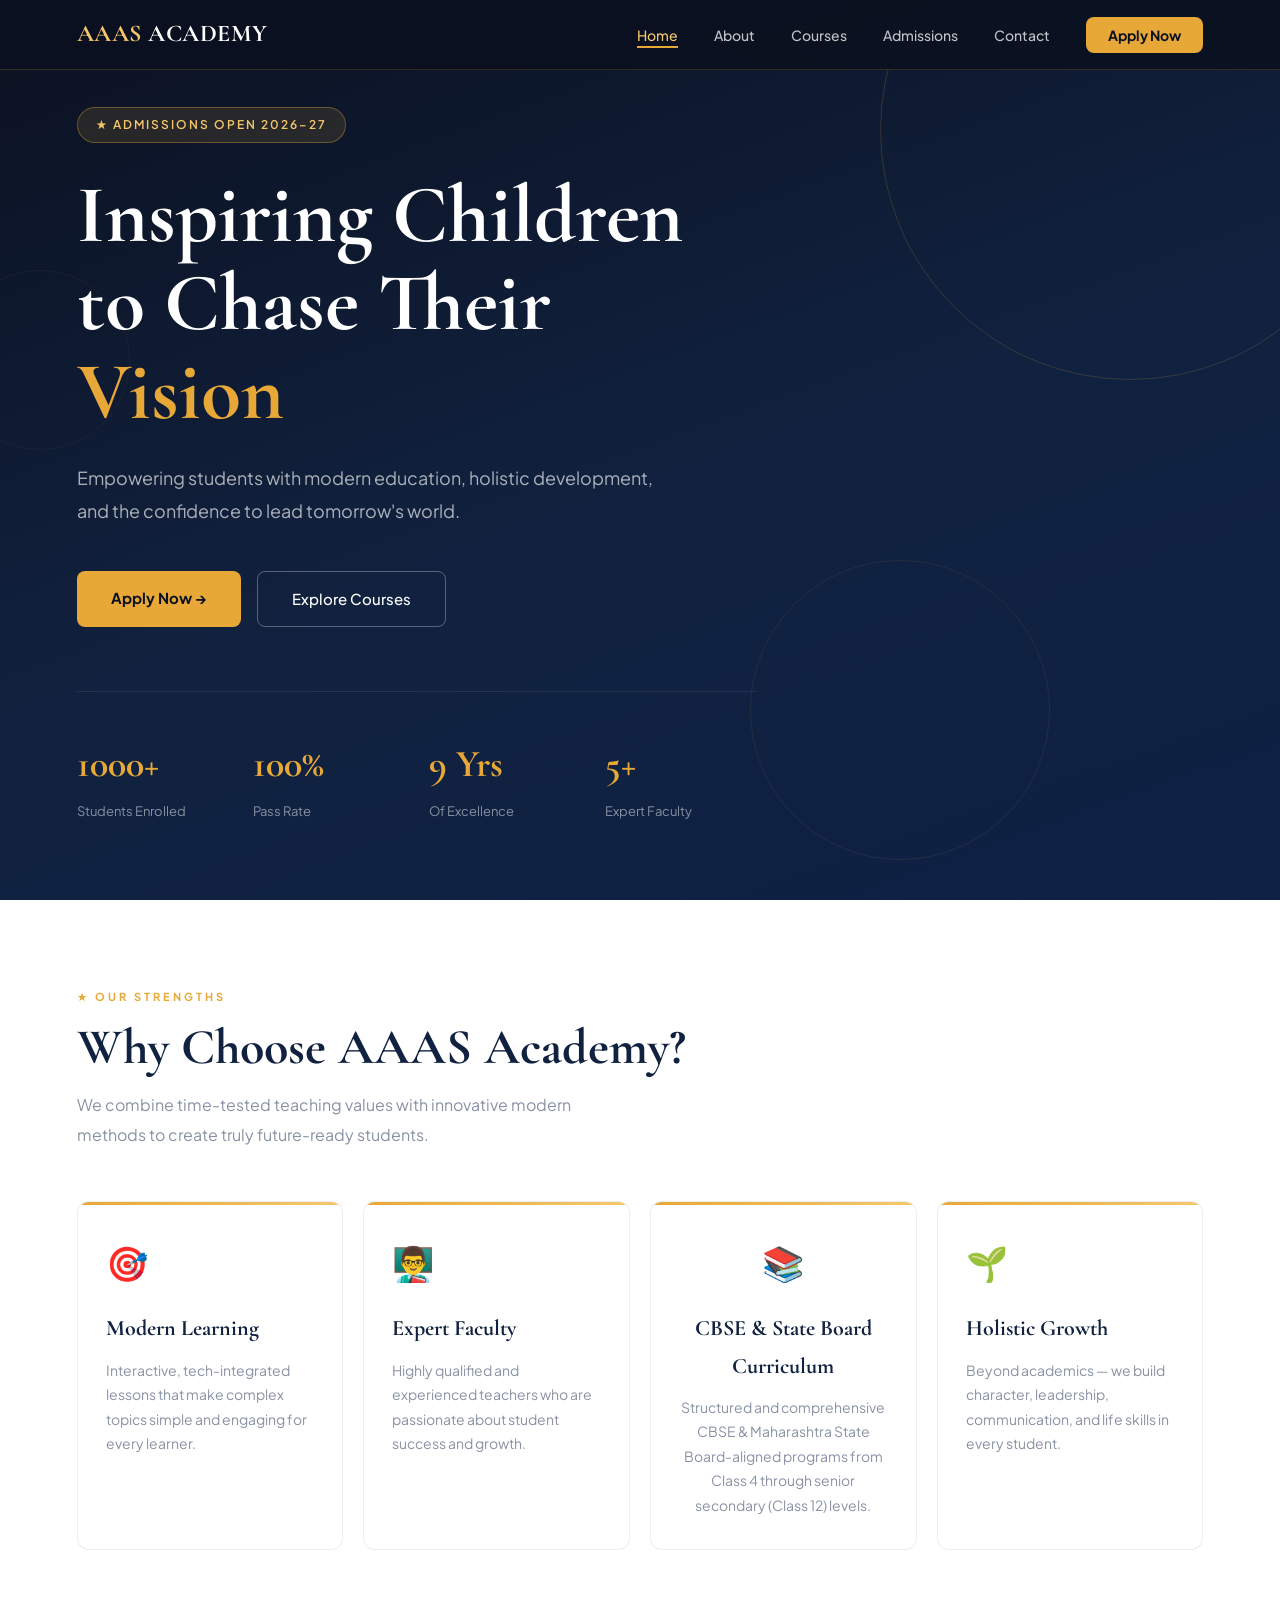
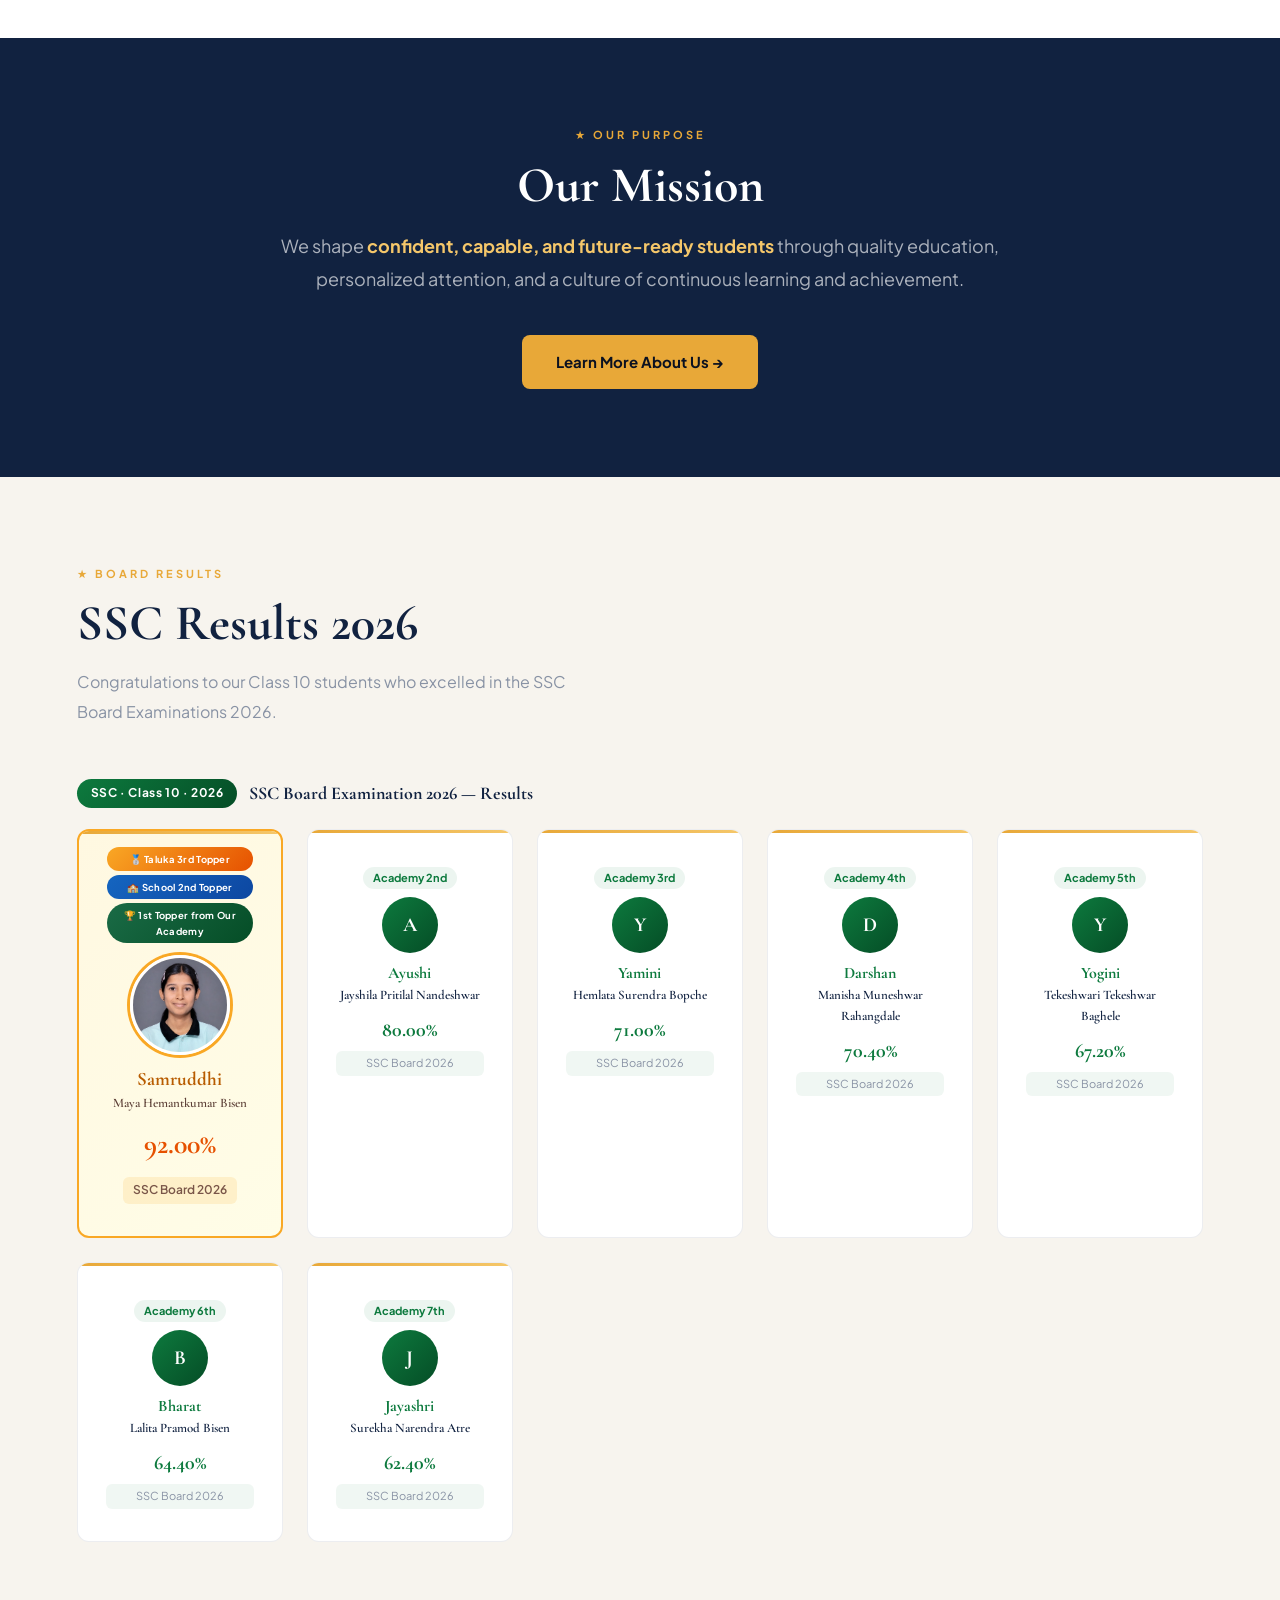
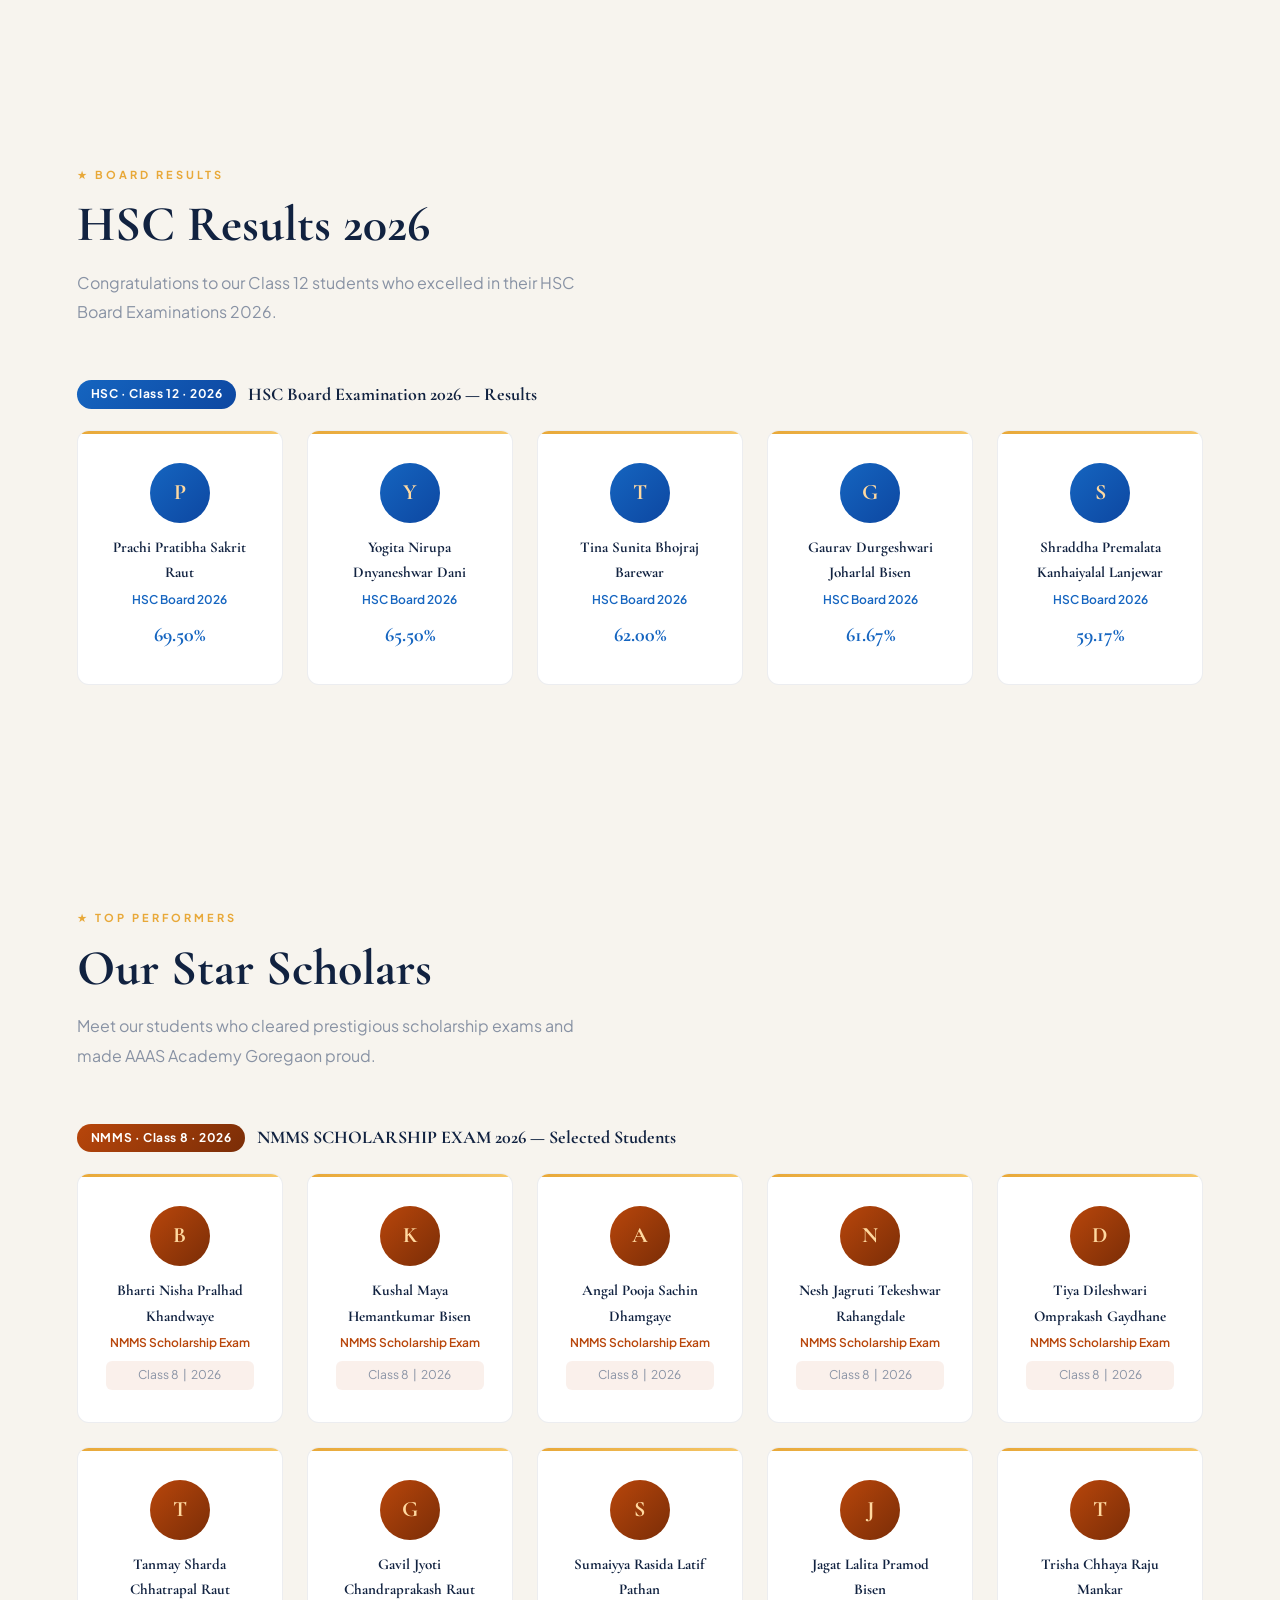
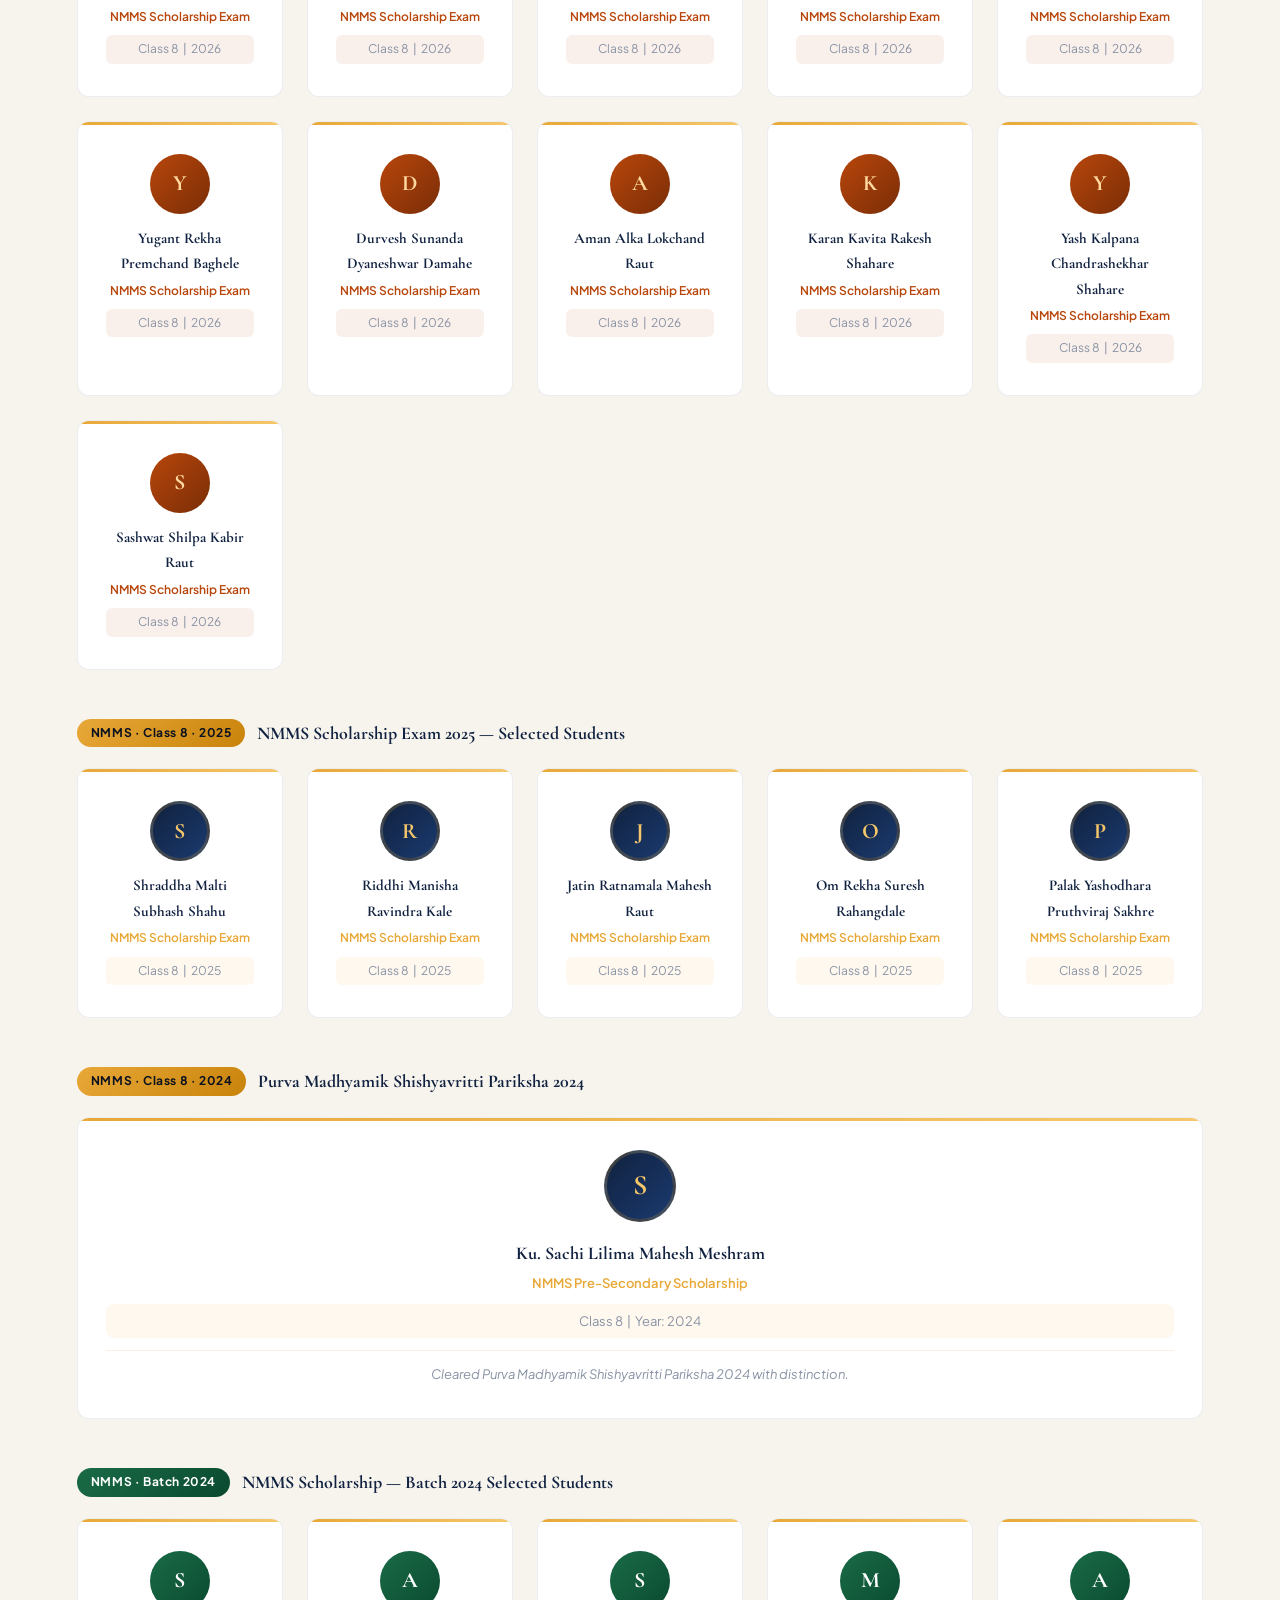
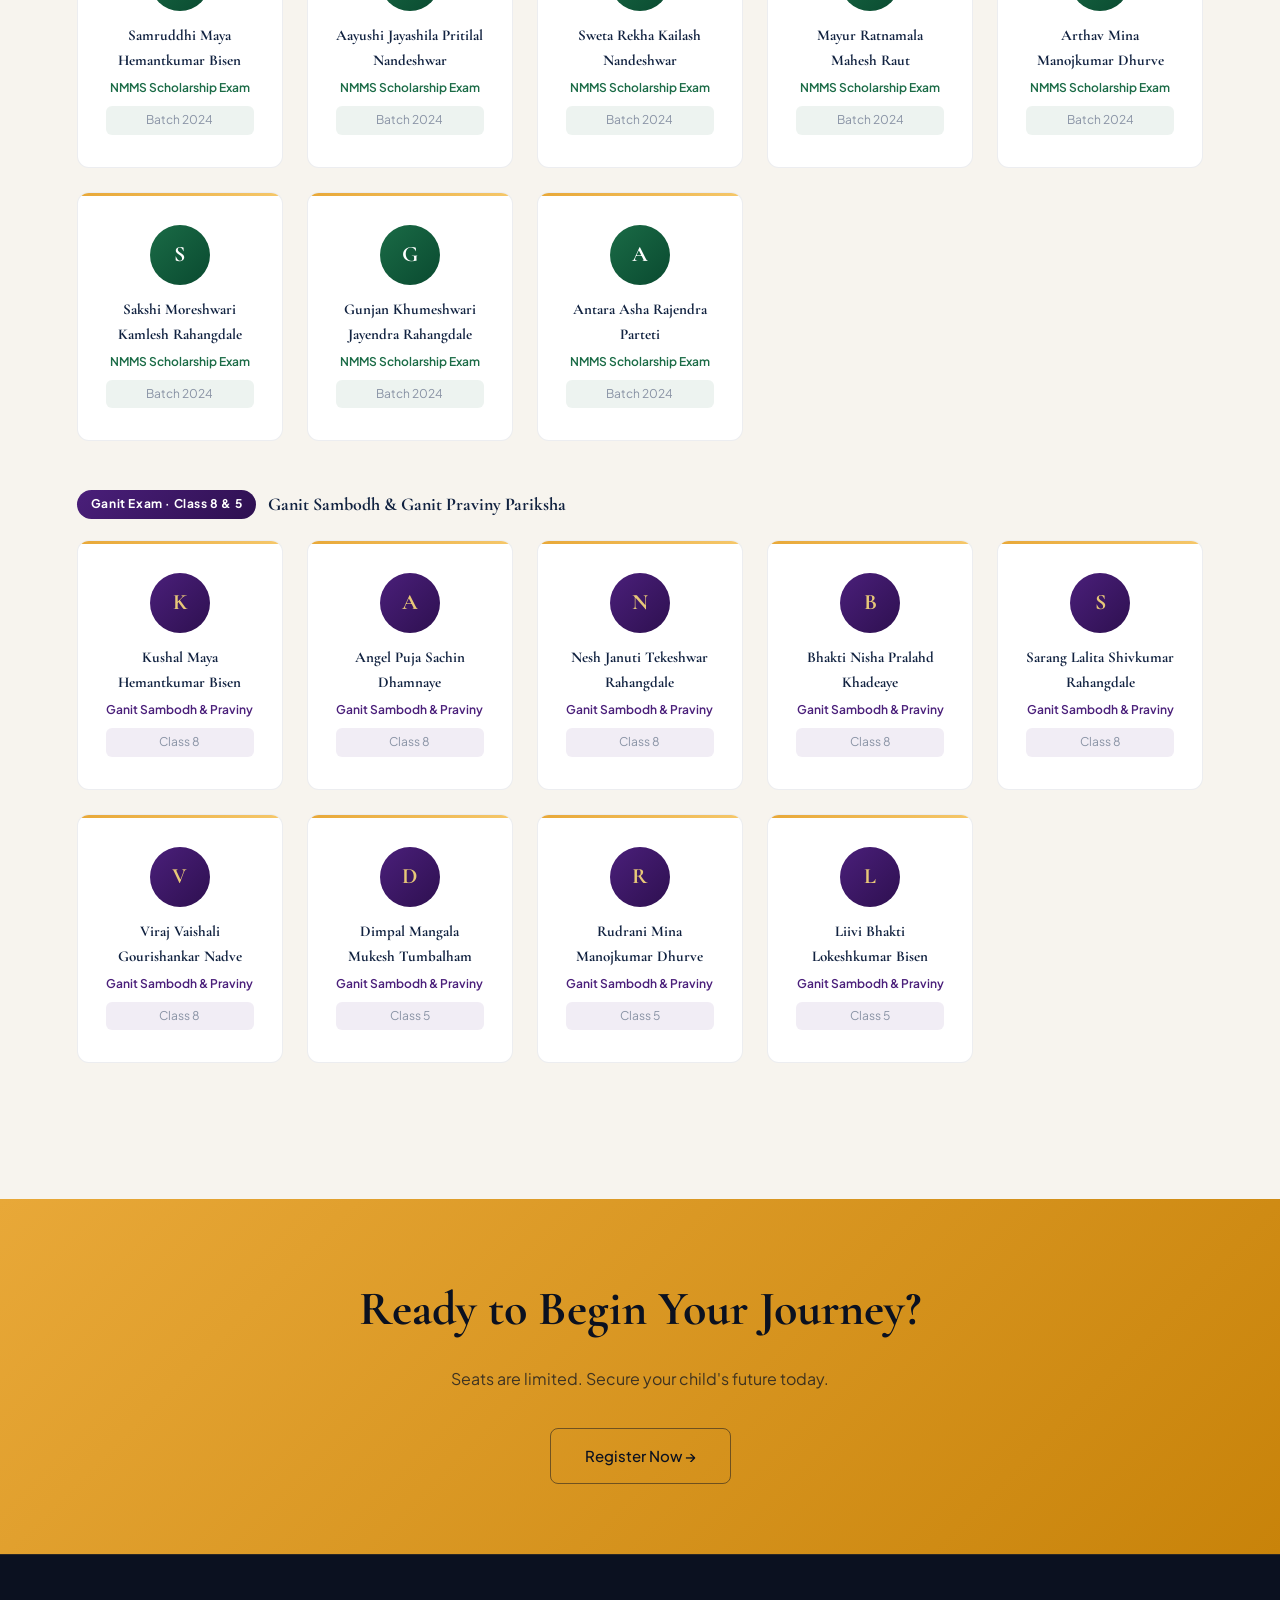
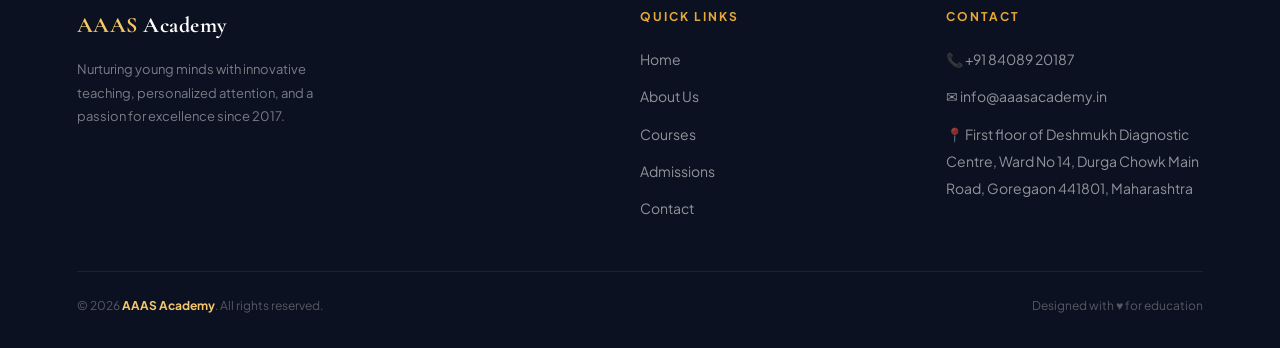
<file: index.html>
<!DOCTYPE html>
<html lang="en">
<head>
<meta charset="UTF-8">
<meta name="viewport" content="width=device-width, initial-scale=1.0">
<title>AAAS Academy | Inspire Future Leaders</title>
<link rel="stylesheet" href="style.css">
</head>
<body>

<!-- NAVBAR -->
<nav class="navbar">
  <a href="index.html" class="logo">AAAS <span>ACADEMY</span></a>
  <ul class="nav-links">
    <li><a href="index.html" class="active">Home</a></li>
    <li><a href="about.html">About</a></li>
    <li><a href="courses.html">Courses</a></li>
    <li><a href="admissions.html">Admissions</a></li>
    <li><a href="contact.html">Contact</a></li>
    <li><a href="admissions.html" class="nav-btn">Apply Now</a></li>
  </ul>
  <button class="hamburger" id="hamburger" aria-label="Toggle menu">
    <span></span><span></span><span></span>
  </button>
</nav>

<!-- MOBILE NAV DRAWER -->
<div class="mobile-nav" id="mobileNav">
  <a href="index.html" class="active">Home</a>
  <a href="about.html">About</a>
  <a href="courses.html">Courses</a>
  <a href="admissions.html">Admissions</a>
  <a href="contact.html">Contact</a>
  <a href="admissions.html" class="nav-btn">Apply Now</a>
</div>

<!-- HERO -->
<section class="hero">
  <div class="hero-deco d1"></div>
  <div class="hero-deco d2"></div>
  <div class="hero-deco d3"></div>
  <div class="hero-inner">
    <div class="hero-badge">★ Admissions Open 2026–27</div>
    <h1>Inspiring Children<br>to Chase Their <em>Vision</em></h1>
    <p>Empowering students with modern education, holistic development,<br>and the confidence to lead tomorrow's world.</p>
    <div class="hero-btns">
      <a href="admissions.html" class="btn-gold">Apply Now →</a>
      <a href="courses.html" class="btn-ghost">Explore Courses</a>
    </div>
    <div class="hero-stats">
      <div><span class="stat-n">1000+</span><span class="stat-l">Students Enrolled</span></div>
      <div><span class="stat-n">100%</span><span class="stat-l">Pass Rate</span></div>
      <div><span class="stat-n">9 Yrs</span><span class="stat-l">Of Excellence</span></div>
      <div><span class="stat-n">5+</span><span class="stat-l">Expert Faculty</span></div>
    </div>
  </div>
</section>

<!-- WHY CHOOSE US -->
<section style="background: var(--white);">
  <div class="sec-tag">★ Our Strengths</div>
  <h2 class="sec-title">Why Choose AAAS Academy?</h2>
  <p class="sec-sub">We combine time-tested teaching values with innovative modern methods to create truly future-ready students.</p>
  <div class="grid-4">
    <div class="card">
      <span class="card-icon">🎯</span>
      <h3>Modern Learning</h3>
      <p>Interactive, tech-integrated lessons that make complex topics simple and engaging for every learner.</p>
    </div>
    <div class="card">
      <span class="card-icon">👨‍🏫</span>
      <h3>Expert Faculty</h3>
      <p>Highly qualified and experienced teachers who are passionate about student success and growth.</p>
    </div>
    <div class="card" style="text-align:center;">
      <span class="card-icon">📚</span>
      <h3>CBSE & State Board Curriculum</h3>
      <p>Structured and comprehensive CBSE & Maharashtra State Board-aligned programs from Class 4 through senior secondary (Class 12) levels.</p>
    </div>
    <div class="card">
      <span class="card-icon">🌱</span>
      <h3>Holistic Growth</h3>
      <p>Beyond academics — we build character, leadership, communication, and life skills in every student.</p>
    </div>
  </div>
</section>

<!-- MISSION -->
<section style="background: var(--navy);" class="on-dark">
  <div style="max-width: 800px; margin: 0 auto; text-align: center;">
    <div class="sec-tag">★ Our Purpose</div>
    <h2 class="sec-title">Our Mission</h2>
    <p style="font-size: 18px; color: rgba(255,255,255,0.65); line-height: 1.85; margin-bottom: 40px;">
      We shape <strong style="color: var(--accent2);">confident, capable, and future-ready students</strong> through quality education, personalized attention, and a culture of continuous learning and achievement.
    </p>
    <a href="about.html" class="btn-gold">Learn More About Us →</a>
  </div>
</section>

<!-- SSC 2026 RESULTS -->
<section>
  <div class="sec-tag">★ Board Results</div>
  <h2 class="sec-title">SSC Results 2026</h2>
  <p class="sec-sub">Congratulations to our Class 10 students who excelled in the SSC Board Examinations 2026.</p>

  <div style="margin-bottom: 48px;">
    <div style="display:flex;align-items:center;gap:12px;margin-bottom:20px;flex-wrap:wrap;">
      <span style="background:linear-gradient(135deg,#0d7a3e,#054d26);color:#fff;font-size:12px;font-weight:700;padding:4px 14px;border-radius:20px;letter-spacing:0.05em;">SSC · Class 10 · 2026</span>
      <span style="font-family:var(--head);font-size:18px;font-weight:700;color:var(--navy);">SSC Board Examination 2026 — Results</span>
    </div>
    <div class="grid-3" style="grid-template-columns:repeat(auto-fill,minmax(190px,1fr));">
<!-- Academy 1st / Taluka 2nd Topper / School 2nd Topper -->
  <div class="card" style="text-align:center;border:2px solid #f9a825;background:linear-gradient(135deg,#fff8e1,#fffde7);padding-top:16px;">
      <div style="display:block;text-align:center;background:linear-gradient(135deg,#f9a825,#e65100);color:#fff;font-size:9.5px;font-weight:700;padding:4px 8px;border-radius:20px;letter-spacing:0.03em;margin-bottom:4px;">🥈 Taluka 3rd Topper</div>
      <div style="display:block;text-align:center;background:linear-gradient(135deg,#1565c0,#0d47a1);color:#fff;font-size:9.5px;font-weight:700;padding:4px 8px;border-radius:20px;letter-spacing:0.03em;margin-bottom:4px;">🏫 School 2nd Topper</div>
      <div style="display:block;text-align:center;background:linear-gradient(135deg,#1a6b46,#054d26);color:#fff;font-size:9.5px;font-weight:700;padding:4px 8px;border-radius:20px;letter-spacing:0.03em;margin-bottom:12px;">🏆 1st Topper from Our Academy</div>
      <img src="images/students/samruddhi.jpg" alt="Samruddhi" style="width:100px;height:100px;border-radius:50%;object-fit:cover;object-position:center top;margin:0 auto 12px;display:block;border:3px solid #fff;box-shadow:0 0 0 3px #f9a825;">
       <div style="font-family:var(--head);line-height:1.3;">
     <span style="font-size:19px;font-weight:900;color:#b85c00;display:block;">Samruddhi</span>
     <span style="font-size:13px;font-weight:600;color:#5d4037;">Maya Hemantkumar Bisen</span>
      </div>
      <div style="font-size:28px;font-weight:800;color:#e65100;font-family:var(--head);margin:8px 0 6px;">92.00%</div>
     <div style="font-size:12px;color:#795548;font-weight:600;background:rgba(249,168,37,0.15);padding:3px 10px;border-radius:6px;display:inline-block;">SSC Board 2026</div>
    </div>
      <!-- Academy 2nd -->
      <div class="card" style="text-align:center;">
        <div style="font-size:11px;font-weight:700;color:#0d7a3e;background:rgba(13,122,62,0.08);padding:2px 10px;border-radius:12px;display:inline-block;margin-bottom:8px;">Academy 2nd</div>
        <div style="width:56px;height:56px;border-radius:50%;background:linear-gradient(135deg,#0d7a3e,#054d26);display:flex;align-items:center;justify-content:center;font-family:var(--head);font-size:20px;color:#fff;font-weight:700;margin:0 auto 10px;">A</div>
        <div style="font-family:var(--head);line-height:1.3;">
          <span style="font-size:16px;font-weight:800;color:#0d7a3e;display:block;">Ayushi</span>
          <span style="font-size:13px;font-weight:600;color:var(--navy);">Jayshila Pritilal Nandeshwar</span>
        </div>
        <div style="font-size:20px;font-weight:800;color:#0d7a3e;font-family:var(--head);margin:8px 0 4px;">80.00%</div>
        <div style="font-size:11px;color:var(--gray);background:rgba(13,122,62,0.06);padding:3px 8px;border-radius:6px;">SSC Board 2026</div>
      </div>

      <!-- Academy 3rd -->
      <div class="card" style="text-align:center;">
        <div style="font-size:11px;font-weight:700;color:#0d7a3e;background:rgba(13,122,62,0.08);padding:2px 10px;border-radius:12px;display:inline-block;margin-bottom:8px;">Academy 3rd</div>
        <div style="width:56px;height:56px;border-radius:50%;background:linear-gradient(135deg,#0d7a3e,#054d26);display:flex;align-items:center;justify-content:center;font-family:var(--head);font-size:20px;color:#fff;font-weight:700;margin:0 auto 10px;">Y</div>
        <div style="font-family:var(--head);line-height:1.3;">
          <span style="font-size:16px;font-weight:800;color:#0d7a3e;display:block;">Yamini</span>
          <span style="font-size:13px;font-weight:600;color:var(--navy);">Hemlata Surendra Bopche</span>
        </div>
        <div style="font-size:20px;font-weight:800;color:#0d7a3e;font-family:var(--head);margin:8px 0 4px;">71.00%</div>
        <div style="font-size:11px;color:var(--gray);background:rgba(13,122,62,0.06);padding:3px 8px;border-radius:6px;">SSC Board 2026</div>
      </div>

      <!-- Academy 4th -->
      <div class="card" style="text-align:center;">
        <div style="font-size:11px;font-weight:700;color:#0d7a3e;background:rgba(13,122,62,0.08);padding:2px 10px;border-radius:12px;display:inline-block;margin-bottom:8px;">Academy 4th</div>
        <div style="width:56px;height:56px;border-radius:50%;background:linear-gradient(135deg,#0d7a3e,#054d26);display:flex;align-items:center;justify-content:center;font-family:var(--head);font-size:20px;color:#fff;font-weight:700;margin:0 auto 10px;">D</div>
        <div style="font-family:var(--head);line-height:1.3;">
          <span style="font-size:16px;font-weight:800;color:#0d7a3e;display:block;">Darshan</span>
          <span style="font-size:13px;font-weight:600;color:var(--navy);">Manisha Muneshwar Rahangdale</span>
        </div>
        <div style="font-size:20px;font-weight:800;color:#0d7a3e;font-family:var(--head);margin:8px 0 4px;">70.40%</div>
        <div style="font-size:11px;color:var(--gray);background:rgba(13,122,62,0.06);padding:3px 8px;border-radius:6px;">SSC Board 2026</div>
      </div>

      <!-- Academy 5th -->
      <div class="card" style="text-align:center;">
        <div style="font-size:11px;font-weight:700;color:#0d7a3e;background:rgba(13,122,62,0.08);padding:2px 10px;border-radius:12px;display:inline-block;margin-bottom:8px;">Academy 5th</div>
        <div style="width:56px;height:56px;border-radius:50%;background:linear-gradient(135deg,#0d7a3e,#054d26);display:flex;align-items:center;justify-content:center;font-family:var(--head);font-size:20px;color:#fff;font-weight:700;margin:0 auto 10px;">Y</div>
        <div style="font-family:var(--head);line-height:1.3;">
          <span style="font-size:16px;font-weight:800;color:#0d7a3e;display:block;">Yogini</span>
          <span style="font-size:13px;font-weight:600;color:var(--navy);">Tekeshwari Tekeshwar Baghele</span>
        </div>
        <div style="font-size:20px;font-weight:800;color:#0d7a3e;font-family:var(--head);margin:8px 0 4px;">67.20%</div>
        <div style="font-size:11px;color:var(--gray);background:rgba(13,122,62,0.06);padding:3px 8px;border-radius:6px;">SSC Board 2026</div>
      </div>

      <!-- Academy 6th -->
      <div class="card" style="text-align:center;">
        <div style="font-size:11px;font-weight:700;color:#0d7a3e;background:rgba(13,122,62,0.08);padding:2px 10px;border-radius:12px;display:inline-block;margin-bottom:8px;">Academy 6th</div>
        <div style="width:56px;height:56px;border-radius:50%;background:linear-gradient(135deg,#0d7a3e,#054d26);display:flex;align-items:center;justify-content:center;font-family:var(--head);font-size:20px;color:#fff;font-weight:700;margin:0 auto 10px;">B</div>
        <div style="font-family:var(--head);line-height:1.3;">
          <span style="font-size:16px;font-weight:800;color:#0d7a3e;display:block;">Bharat</span>
          <span style="font-size:13px;font-weight:600;color:var(--navy);">Lalita Pramod Bisen</span>
        </div>
        <div style="font-size:20px;font-weight:800;color:#0d7a3e;font-family:var(--head);margin:8px 0 4px;">64.40%</div>
        <div style="font-size:11px;color:var(--gray);background:rgba(13,122,62,0.06);padding:3px 8px;border-radius:6px;">SSC Board 2026</div>
      </div>

      <!-- Academy 7th -->
      <div class="card" style="text-align:center;">
        <div style="font-size:11px;font-weight:700;color:#0d7a3e;background:rgba(13,122,62,0.08);padding:2px 10px;border-radius:12px;display:inline-block;margin-bottom:8px;">Academy 7th</div>
        <div style="width:56px;height:56px;border-radius:50%;background:linear-gradient(135deg,#0d7a3e,#054d26);display:flex;align-items:center;justify-content:center;font-family:var(--head);font-size:20px;color:#fff;font-weight:700;margin:0 auto 10px;">J</div>
        <div style="font-family:var(--head);line-height:1.3;">
          <span style="font-size:16px;font-weight:800;color:#0d7a3e;display:block;">Jayashri</span>
          <span style="font-size:13px;font-weight:600;color:var(--navy);">Surekha Narendra Atre</span>
        </div>
        <div style="font-size:20px;font-weight:800;color:#0d7a3e;font-family:var(--head);margin:8px 0 4px;">62.40%</div>
        <div style="font-size:11px;color:var(--gray);background:rgba(13,122,62,0.06);padding:3px 8px;border-radius:6px;">SSC Board 2026</div>
      </div>

    </div>
  </div>
</section>

<!-- HSC 2026 RESULTS -->
<section>
  <div class="sec-tag">★ Board Results</div>
  <h2 class="sec-title">HSC Results 2026</h2>
  <p class="sec-sub">Congratulations to our Class 12 students who excelled in their HSC Board Examinations 2026.</p>

  <div style="margin-bottom: 48px;">
    <div style="display:flex;align-items:center;gap:12px;margin-bottom:20px;flex-wrap:wrap;">
      <span style="background:linear-gradient(135deg,#1565c0,#0d47a1);color:#fff;font-size:12px;font-weight:700;padding:4px 14px;border-radius:20px;letter-spacing:0.05em;">HSC · Class 12 · 2026</span>
      <span style="font-family:var(--head);font-size:18px;font-weight:700;color:var(--navy);">HSC Board Examination 2026 — Results</span>
    </div>
    <div class="grid-3" style="grid-template-columns:repeat(auto-fill,minmax(200px,1fr));">

      <div class="card" style="text-align:center;">
        <div style="width:60px;height:60px;border-radius:50%;background:linear-gradient(135deg,#1565c0,#0d47a1);display:flex;align-items:center;justify-content:center;font-family:var(--head);font-size:22px;color:#ffd9a0;font-weight:700;margin:0 auto 12px;">P</div>
        <div style="font-family:var(--head);font-size:15px;font-weight:700;color:var(--navy);">Prachi Pratibha Sakrit Raut</div>
        <div style="font-size:12px;color:#1565c0;font-weight:600;margin:4px 0 8px;">HSC Board 2026</div>
        <div style="font-size:20px;font-weight:800;color:#1565c0;font-family:var(--head);">69.50%</div>
      </div>

      <div class="card" style="text-align:center;">
        <div style="width:60px;height:60px;border-radius:50%;background:linear-gradient(135deg,#1565c0,#0d47a1);display:flex;align-items:center;justify-content:center;font-family:var(--head);font-size:22px;color:#ffd9a0;font-weight:700;margin:0 auto 12px;">Y</div>
        <div style="font-family:var(--head);font-size:15px;font-weight:700;color:var(--navy);">Yogita Nirupa Dnyaneshwar Dani</div>
        <div style="font-size:12px;color:#1565c0;font-weight:600;margin:4px 0 8px;">HSC Board 2026</div>
        <div style="font-size:20px;font-weight:800;color:#1565c0;font-family:var(--head);">65.50%</div>
      </div>

      <div class="card" style="text-align:center;">
        <div style="width:60px;height:60px;border-radius:50%;background:linear-gradient(135deg,#1565c0,#0d47a1);display:flex;align-items:center;justify-content:center;font-family:var(--head);font-size:22px;color:#ffd9a0;font-weight:700;margin:0 auto 12px;">T</div>
        <div style="font-family:var(--head);font-size:15px;font-weight:700;color:var(--navy);">Tina Sunita Bhojraj Barewar</div>
        <div style="font-size:12px;color:#1565c0;font-weight:600;margin:4px 0 8px;">HSC Board 2026</div>
        <div style="font-size:20px;font-weight:800;color:#1565c0;font-family:var(--head);">62.00%</div>
      </div>

      <div class="card" style="text-align:center;">
        <div style="width:60px;height:60px;border-radius:50%;background:linear-gradient(135deg,#1565c0,#0d47a1);display:flex;align-items:center;justify-content:center;font-family:var(--head);font-size:22px;color:#ffd9a0;font-weight:700;margin:0 auto 12px;">G</div>
        <div style="font-family:var(--head);font-size:15px;font-weight:700;color:var(--navy);">Gaurav Durgeshwari Joharlal Bisen</div>
        <div style="font-size:12px;color:#1565c0;font-weight:600;margin:4px 0 8px;">HSC Board 2026</div>
        <div style="font-size:20px;font-weight:800;color:#1565c0;font-family:var(--head);">61.67%</div>
      </div>

      <div class="card" style="text-align:center;">
        <div style="width:60px;height:60px;border-radius:50%;background:linear-gradient(135deg,#1565c0,#0d47a1);display:flex;align-items:center;justify-content:center;font-family:var(--head);font-size:22px;color:#ffd9a0;font-weight:700;margin:0 auto 12px;">S</div>
        <div style="font-family:var(--head);font-size:15px;font-weight:700;color:var(--navy);">Shraddha Premalata Kanhaiyalal Lanjewar</div>
        <div style="font-size:12px;color:#1565c0;font-weight:600;margin:4px 0 8px;">HSC Board 2026</div>
        <div style="font-size:20px;font-weight:800;color:#1565c0;font-family:var(--head);">59.17%</div>
      </div>

    </div>
  </div>
</section>

<!-- SCHOLARS SECTION -->
<section>
  <div class="sec-tag">★ Top Performers</div>
  <h2 class="sec-title">Our Star Scholars</h2>
  <p class="sec-sub">Meet our students who cleared prestigious scholarship exams and made AAAS Academy Goregaon proud.</p>

  <!-- ── GROUP 5: NMMS Shishyavritti 2026 ── -->
  <div style="margin-bottom: 48px;">
    <div style="display:flex;align-items:center;gap:12px;margin-bottom:20px;flex-wrap:wrap;">
      <span style="background:linear-gradient(135deg,#b8460b,#7a2d07);color:#fff;font-size:12px;font-weight:700;padding:4px 14px;border-radius:20px;letter-spacing:0.05em;">NMMS · Class 8 · 2026</span>
      <span style="font-family:var(--head);font-size:18px;font-weight:700;color:var(--navy);">NMMS SCHOLARSHIP EXAM 2026 — Selected Students</span>
    </div>
    <div class="grid-3" style="grid-template-columns:repeat(auto-fill,minmax(180px,1fr));">

      <div class="card" style="text-align:center;">
        <div style="width:60px;height:60px;border-radius:50%;background:linear-gradient(135deg,#b8460b,#7a2d07);display:flex;align-items:center;justify-content:center;font-family:var(--head);font-size:22px;color:#ffd9a0;font-weight:700;margin:0 auto 12px;">B</div>
        <div style="font-family:var(--head);font-size:15px;font-weight:700;color:var(--navy);">Bharti Nisha Pralhad Khandwaye</div>
        <div style="font-size:12px;color:#b8460b;font-weight:600;margin:4px 0 8px;">NMMS Scholarship Exam</div>
        <div style="font-size:12px;color:var(--gray);background:rgba(184,70,11,0.08);padding:4px 8px;border-radius:6px;">Class 8 &nbsp;|&nbsp; 2026</div>
      </div>

      <div class="card" style="text-align:center;">
        <div style="width:60px;height:60px;border-radius:50%;background:linear-gradient(135deg,#b8460b,#7a2d07);display:flex;align-items:center;justify-content:center;font-family:var(--head);font-size:22px;color:#ffd9a0;font-weight:700;margin:0 auto 12px;">K</div>
        <div style="font-family:var(--head);font-size:15px;font-weight:700;color:var(--navy);">Kushal Maya Hemantkumar Bisen</div>
        <div style="font-size:12px;color:#b8460b;font-weight:600;margin:4px 0 8px;">NMMS Scholarship Exam</div>
        <div style="font-size:12px;color:var(--gray);background:rgba(184,70,11,0.08);padding:4px 8px;border-radius:6px;">Class 8 &nbsp;|&nbsp; 2026</div>
      </div>

      <div class="card" style="text-align:center;">
        <div style="width:60px;height:60px;border-radius:50%;background:linear-gradient(135deg,#b8460b,#7a2d07);display:flex;align-items:center;justify-content:center;font-family:var(--head);font-size:22px;color:#ffd9a0;font-weight:700;margin:0 auto 12px;">A</div>
        <div style="font-family:var(--head);font-size:15px;font-weight:700;color:var(--navy);">Angal Pooja Sachin Dhamgaye</div>
        <div style="font-size:12px;color:#b8460b;font-weight:600;margin:4px 0 8px;">NMMS Scholarship Exam</div>
        <div style="font-size:12px;color:var(--gray);background:rgba(184,70,11,0.08);padding:4px 8px;border-radius:6px;">Class 8 &nbsp;|&nbsp; 2026</div>
      </div>

      <div class="card" style="text-align:center;">
        <div style="width:60px;height:60px;border-radius:50%;background:linear-gradient(135deg,#b8460b,#7a2d07);display:flex;align-items:center;justify-content:center;font-family:var(--head);font-size:22px;color:#ffd9a0;font-weight:700;margin:0 auto 12px;">N</div>
        <div style="font-family:var(--head);font-size:15px;font-weight:700;color:var(--navy);">Nesh Jagruti Tekeshwar Rahangdale</div>
        <div style="font-size:12px;color:#b8460b;font-weight:600;margin:4px 0 8px;">NMMS Scholarship Exam</div>
        <div style="font-size:12px;color:var(--gray);background:rgba(184,70,11,0.08);padding:4px 8px;border-radius:6px;">Class 8 &nbsp;|&nbsp; 2026</div>
      </div>

      <div class="card" style="text-align:center;">
        <div style="width:60px;height:60px;border-radius:50%;background:linear-gradient(135deg,#b8460b,#7a2d07);display:flex;align-items:center;justify-content:center;font-family:var(--head);font-size:22px;color:#ffd9a0;font-weight:700;margin:0 auto 12px;">D</div>
        <div style="font-family:var(--head);font-size:15px;font-weight:700;color:var(--navy);">Tiya Dileshwari Omprakash Gaydhane</div>
        <div style="font-size:12px;color:#b8460b;font-weight:600;margin:4px 0 8px;">NMMS Scholarship Exam</div>
        <div style="font-size:12px;color:var(--gray);background:rgba(184,70,11,0.08);padding:4px 8px;border-radius:6px;">Class 8 &nbsp;|&nbsp; 2026</div>
      </div>

      <div class="card" style="text-align:center;">
        <div style="width:60px;height:60px;border-radius:50%;background:linear-gradient(135deg,#b8460b,#7a2d07);display:flex;align-items:center;justify-content:center;font-family:var(--head);font-size:22px;color:#ffd9a0;font-weight:700;margin:0 auto 12px;">T</div>
        <div style="font-family:var(--head);font-size:15px;font-weight:700;color:var(--navy);">Tanmay Sharda Chhatrapal Raut</div>
        <div style="font-size:12px;color:#b8460b;font-weight:600;margin:4px 0 8px;">NMMS Scholarship Exam</div>
        <div style="font-size:12px;color:var(--gray);background:rgba(184,70,11,0.08);padding:4px 8px;border-radius:6px;">Class 8 &nbsp;|&nbsp; 2026</div>
      </div>

      <div class="card" style="text-align:center;">
        <div style="width:60px;height:60px;border-radius:50%;background:linear-gradient(135deg,#b8460b,#7a2d07);display:flex;align-items:center;justify-content:center;font-family:var(--head);font-size:22px;color:#ffd9a0;font-weight:700;margin:0 auto 12px;">G</div>
        <div style="font-family:var(--head);font-size:15px;font-weight:700;color:var(--navy);">Gavil Jyoti Chandraprakash Raut</div>
        <div style="font-size:12px;color:#b8460b;font-weight:600;margin:4px 0 8px;">NMMS Scholarship Exam</div>
        <div style="font-size:12px;color:var(--gray);background:rgba(184,70,11,0.08);padding:4px 8px;border-radius:6px;">Class 8 &nbsp;|&nbsp; 2026</div>
      </div>

      <div class="card" style="text-align:center;">
        <div style="width:60px;height:60px;border-radius:50%;background:linear-gradient(135deg,#b8460b,#7a2d07);display:flex;align-items:center;justify-content:center;font-family:var(--head);font-size:22px;color:#ffd9a0;font-weight:700;margin:0 auto 12px;">S</div>
        <div style="font-family:var(--head);font-size:15px;font-weight:700;color:var(--navy);">Sumaiyya Rasida Latif Pathan</div>
        <div style="font-size:12px;color:#b8460b;font-weight:600;margin:4px 0 8px;">NMMS Scholarship Exam</div>
        <div style="font-size:12px;color:var(--gray);background:rgba(184,70,11,0.08);padding:4px 8px;border-radius:6px;">Class 8 &nbsp;|&nbsp; 2026</div>
      </div>

      <div class="card" style="text-align:center;">
        <div style="width:60px;height:60px;border-radius:50%;background:linear-gradient(135deg,#b8460b,#7a2d07);display:flex;align-items:center;justify-content:center;font-family:var(--head);font-size:22px;color:#ffd9a0;font-weight:700;margin:0 auto 12px;">J</div>
        <div style="font-family:var(--head);font-size:15px;font-weight:700;color:var(--navy);">Jagat Lalita Pramod Bisen</div>
        <div style="font-size:12px;color:#b8460b;font-weight:600;margin:4px 0 8px;">NMMS Scholarship Exam</div>
        <div style="font-size:12px;color:var(--gray);background:rgba(184,70,11,0.08);padding:4px 8px;border-radius:6px;">Class 8 &nbsp;|&nbsp; 2026</div>
      </div>

      <div class="card" style="text-align:center;">
        <div style="width:60px;height:60px;border-radius:50%;background:linear-gradient(135deg,#b8460b,#7a2d07);display:flex;align-items:center;justify-content:center;font-family:var(--head);font-size:22px;color:#ffd9a0;font-weight:700;margin:0 auto 12px;">T</div>
        <div style="font-family:var(--head);font-size:15px;font-weight:700;color:var(--navy);">Trisha Chhaya Raju Mankar</div>
        <div style="font-size:12px;color:#b8460b;font-weight:600;margin:4px 0 8px;">NMMS Scholarship Exam</div>
        <div style="font-size:12px;color:var(--gray);background:rgba(184,70,11,0.08);padding:4px 8px;border-radius:6px;">Class 8 &nbsp;|&nbsp; 2026</div>
      </div>

      <div class="card" style="text-align:center;">
        <div style="width:60px;height:60px;border-radius:50%;background:linear-gradient(135deg,#b8460b,#7a2d07);display:flex;align-items:center;justify-content:center;font-family:var(--head);font-size:22px;color:#ffd9a0;font-weight:700;margin:0 auto 12px;">Y</div>
        <div style="font-family:var(--head);font-size:15px;font-weight:700;color:var(--navy);">Yugant Rekha Premchand Baghele</div>
        <div style="font-size:12px;color:#b8460b;font-weight:600;margin:4px 0 8px;">NMMS Scholarship Exam</div>
        <div style="font-size:12px;color:var(--gray);background:rgba(184,70,11,0.08);padding:4px 8px;border-radius:6px;">Class 8 &nbsp;|&nbsp; 2026</div>
      </div>

      <div class="card" style="text-align:center;">
        <div style="width:60px;height:60px;border-radius:50%;background:linear-gradient(135deg,#b8460b,#7a2d07);display:flex;align-items:center;justify-content:center;font-family:var(--head);font-size:22px;color:#ffd9a0;font-weight:700;margin:0 auto 12px;">D</div>
        <div style="font-family:var(--head);font-size:15px;font-weight:700;color:var(--navy);">Durvesh Sunanda Dyaneshwar Damahe</div>
        <div style="font-size:12px;color:#b8460b;font-weight:600;margin:4px 0 8px;">NMMS Scholarship Exam</div>
        <div style="font-size:12px;color:var(--gray);background:rgba(184,70,11,0.08);padding:4px 8px;border-radius:6px;">Class 8 &nbsp;|&nbsp; 2026</div>
      </div>

      <div class="card" style="text-align:center;">
        <div style="width:60px;height:60px;border-radius:50%;background:linear-gradient(135deg,#b8460b,#7a2d07);display:flex;align-items:center;justify-content:center;font-family:var(--head);font-size:22px;color:#ffd9a0;font-weight:700;margin:0 auto 12px;">A</div>
        <div style="font-family:var(--head);font-size:15px;font-weight:700;color:var(--navy);">Aman Alka Lokchand Raut</div>
        <div style="font-size:12px;color:#b8460b;font-weight:600;margin:4px 0 8px;">NMMS Scholarship Exam</div>
        <div style="font-size:12px;color:var(--gray);background:rgba(184,70,11,0.08);padding:4px 8px;border-radius:6px;">Class 8 &nbsp;|&nbsp; 2026</div>
      </div>

      <div class="card" style="text-align:center;">
        <div style="width:60px;height:60px;border-radius:50%;background:linear-gradient(135deg,#b8460b,#7a2d07);display:flex;align-items:center;justify-content:center;font-family:var(--head);font-size:22px;color:#ffd9a0;font-weight:700;margin:0 auto 12px;">K</div>
        <div style="font-family:var(--head);font-size:15px;font-weight:700;color:var(--navy);">Karan Kavita Rakesh Shahare</div>
        <div style="font-size:12px;color:#b8460b;font-weight:600;margin:4px 0 8px;">NMMS Scholarship Exam</div>
        <div style="font-size:12px;color:var(--gray);background:rgba(184,70,11,0.08);padding:4px 8px;border-radius:6px;">Class 8 &nbsp;|&nbsp; 2026</div>
      </div>

      <div class="card" style="text-align:center;">
        <div style="width:60px;height:60px;border-radius:50%;background:linear-gradient(135deg,#b8460b,#7a2d07);display:flex;align-items:center;justify-content:center;font-family:var(--head);font-size:22px;color:#ffd9a0;font-weight:700;margin:0 auto 12px;">Y</div>
        <div style="font-family:var(--head);font-size:15px;font-weight:700;color:var(--navy);">Yash Kalpana Chandrashekhar Shahare</div>
        <div style="font-size:12px;color:#b8460b;font-weight:600;margin:4px 0 8px;">NMMS Scholarship Exam</div>
        <div style="font-size:12px;color:var(--gray);background:rgba(184,70,11,0.08);padding:4px 8px;border-radius:6px;">Class 8 &nbsp;|&nbsp; 2026</div>
      </div>

      <div class="card" style="text-align:center;">
        <div style="width:60px;height:60px;border-radius:50%;background:linear-gradient(135deg,#b8460b,#7a2d07);display:flex;align-items:center;justify-content:center;font-family:var(--head);font-size:22px;color:#ffd9a0;font-weight:700;margin:0 auto 12px;">S</div>
        <div style="font-family:var(--head);font-size:15px;font-weight:700;color:var(--navy);">Sashwat Shilpa Kabir Raut</div>
        <div style="font-size:12px;color:#b8460b;font-weight:600;margin:4px 0 8px;">NMMS Scholarship Exam</div>
        <div style="font-size:12px;color:var(--gray);background:rgba(184,70,11,0.08);padding:4px 8px;border-radius:6px;">Class 8 &nbsp;|&nbsp; 2026</div>
      </div>

    </div>
  </div>

  <!-- ── GROUP 2: NMMS 2025 ── -->
  <div style="margin-bottom: 48px;">
    <div style="display:flex;align-items:center;gap:12px;margin-bottom:20px;flex-wrap:wrap;">
      <span style="background:linear-gradient(135deg,var(--accent),#c8830a);color:var(--deep);font-size:12px;font-weight:700;padding:4px 14px;border-radius:20px;letter-spacing:0.05em;">NMMS · Class 8 · 2025</span>
      <span style="font-family:var(--head);font-size:18px;font-weight:700;color:var(--navy);">NMMS Scholarship Exam 2025 — Selected Students</span>
    </div>
    <div class="grid-3" style="grid-template-columns:repeat(auto-fill,minmax(180px,1fr));">

      <div class="card" style="text-align:center;">
        <div style="width:60px;height:60px;border-radius:50%;background:linear-gradient(135deg,var(--navy),var(--blue));display:flex;align-items:center;justify-content:center;font-family:var(--head);font-size:22px;color:var(--accent2);font-weight:700;margin:0 auto 12px;border:3px solid rgba(232,168,56,0.2);">S</div>
        <div style="font-family:var(--head);font-size:15px;font-weight:700;color:var(--navy);">Shraddha Malti Subhash Shahu</div>
        <div style="font-size:12px;color:var(--accent);font-weight:600;margin:4px 0 8px;">NMMS Scholarship Exam</div>
        <div style="font-size:12px;color:var(--gray);background:rgba(232,168,56,0.08);padding:4px 8px;border-radius:6px;">Class 8 &nbsp;|&nbsp; 2025</div>
      </div>

      <div class="card" style="text-align:center;">
        <div style="width:60px;height:60px;border-radius:50%;background:linear-gradient(135deg,var(--navy),var(--blue));display:flex;align-items:center;justify-content:center;font-family:var(--head);font-size:22px;color:var(--accent2);font-weight:700;margin:0 auto 12px;border:3px solid rgba(232,168,56,0.2);">R</div>
        <div style="font-family:var(--head);font-size:15px;font-weight:700;color:var(--navy);">Riddhi Manisha Ravindra Kale</div>
        <div style="font-size:12px;color:var(--accent);font-weight:600;margin:4px 0 8px;">NMMS Scholarship Exam</div>
        <div style="font-size:12px;color:var(--gray);background:rgba(232,168,56,0.08);padding:4px 8px;border-radius:6px;">Class 8 &nbsp;|&nbsp; 2025</div>
      </div>

      <div class="card" style="text-align:center;">
        <div style="width:60px;height:60px;border-radius:50%;background:linear-gradient(135deg,var(--navy),var(--blue));display:flex;align-items:center;justify-content:center;font-family:var(--head);font-size:22px;color:var(--accent2);font-weight:700;margin:0 auto 12px;border:3px solid rgba(232,168,56,0.2);">J</div>
        <div style="font-family:var(--head);font-size:15px;font-weight:700;color:var(--navy);">Jatin Ratnamala Mahesh Raut</div>
        <div style="font-size:12px;color:var(--accent);font-weight:600;margin:4px 0 8px;">NMMS Scholarship Exam</div>
        <div style="font-size:12px;color:var(--gray);background:rgba(232,168,56,0.08);padding:4px 8px;border-radius:6px;">Class 8 &nbsp;|&nbsp; 2025</div>
      </div>

      <div class="card" style="text-align:center;">
        <div style="width:60px;height:60px;border-radius:50%;background:linear-gradient(135deg,var(--navy),var(--blue));display:flex;align-items:center;justify-content:center;font-family:var(--head);font-size:22px;color:var(--accent2);font-weight:700;margin:0 auto 12px;border:3px solid rgba(232,168,56,0.2);">O</div>
        <div style="font-family:var(--head);font-size:15px;font-weight:700;color:var(--navy);">Om Rekha Suresh Rahangdale</div>
        <div style="font-size:12px;color:var(--accent);font-weight:600;margin:4px 0 8px;">NMMS Scholarship Exam</div>
        <div style="font-size:12px;color:var(--gray);background:rgba(232,168,56,0.08);padding:4px 8px;border-radius:6px;">Class 8 &nbsp;|&nbsp; 2025</div>
      </div>

      <div class="card" style="text-align:center;">
        <div style="width:60px;height:60px;border-radius:50%;background:linear-gradient(135deg,var(--navy),var(--blue));display:flex;align-items:center;justify-content:center;font-family:var(--head);font-size:22px;color:var(--accent2);font-weight:700;margin:0 auto 12px;border:3px solid rgba(232,168,56,0.2);">P</div>
        <div style="font-family:var(--head);font-size:15px;font-weight:700;color:var(--navy);">Palak Yashodhara Pruthviraj Sakhre</div>
        <div style="font-size:12px;color:var(--accent);font-weight:600;margin:4px 0 8px;">NMMS Scholarship Exam</div>
        <div style="font-size:12px;color:var(--gray);background:rgba(232,168,56,0.08);padding:4px 8px;border-radius:6px;">Class 8 &nbsp;|&nbsp; 2025</div>
      </div>

    </div>
  </div>

  <!-- ── GROUP 1: Purva Madhyamik Shishyavritti 2024 ── -->
  <div style="margin-bottom: 48px;">
    <div style="display:flex;align-items:center;gap:12px;margin-bottom:20px;flex-wrap:wrap;">
      <span style="background:linear-gradient(135deg,var(--accent),#c8830a);color:var(--deep);font-size:12px;font-weight:700;padding:4px 14px;border-radius:20px;letter-spacing:0.05em;">NMMS · Class 8 · 2024</span>
      <span style="font-family:var(--head);font-size:18px;font-weight:700;color:var(--navy);">Purva Madhyamik Shishyavritti Pariksha 2024</span>
    </div>
    <div class="grid-3">
      <div class="card" style="text-align:center;">
        <div style="width:72px;height:72px;border-radius:50%;background:linear-gradient(135deg,var(--navy),var(--blue));display:flex;align-items:center;justify-content:center;font-family:var(--head);font-size:28px;color:var(--accent2);font-weight:700;margin:0 auto 16px;border:3px solid rgba(232,168,56,0.2);">S</div>
        <div style="font-family:var(--head);font-size:18px;font-weight:700;color:var(--navy);">Ku. Sachi Lilima Mahesh Meshram</div>
        <div style="font-size:13px;color:var(--accent);font-weight:600;margin:4px 0 10px;">NMMS Pre-Secondary Scholarship</div>
        <div style="font-size:13px;color:var(--gray);background:rgba(232,168,56,0.08);padding:6px 10px;border-radius:8px;">Class 8 &nbsp;|&nbsp; Year: 2024</div>
        <p style="font-size:13px;color:var(--gray);font-style:italic;margin-top:12px;padding-top:12px;border-top:1px solid rgba(232,168,56,0.15);">Cleared Purva Madhyamik Shishyavritti Pariksha 2024 with distinction.</p>
      </div>
    </div>
  </div>

  <!-- ── GROUP 3: NMMS Batch 2024 ── -->
  <div style="margin-bottom: 48px;">
    <div style="display:flex;align-items:center;gap:12px;margin-bottom:20px;flex-wrap:wrap;">
      <span style="background:linear-gradient(135deg,#1a6b46,#0a4a30);color:#fff;font-size:12px;font-weight:700;padding:4px 14px;border-radius:20px;letter-spacing:0.05em;">NMMS · Batch 2024</span>
      <span style="font-family:var(--head);font-size:18px;font-weight:700;color:var(--navy);">NMMS Scholarship — Batch 2024 Selected Students</span>
    </div>
    <div class="grid-3" style="grid-template-columns:repeat(auto-fill,minmax(180px,1fr));">

      <div class="card" style="text-align:center;">
        <div style="width:60px;height:60px;border-radius:50%;background:linear-gradient(135deg,#1a6b46,#0a4a30);display:flex;align-items:center;justify-content:center;font-family:var(--head);font-size:22px;color:#fff;font-weight:700;margin:0 auto 12px;">S</div>
        <div style="font-family:var(--head);font-size:15px;font-weight:700;color:var(--navy);">Samruddhi Maya Hemantkumar Bisen</div>
        <div style="font-size:12px;color:#1a6b46;font-weight:600;margin:4px 0 8px;">NMMS Scholarship Exam</div>
        <div style="font-size:12px;color:var(--gray);background:rgba(26,107,70,0.08);padding:4px 8px;border-radius:6px;">Batch 2024</div>
      </div>

      <div class="card" style="text-align:center;">
        <div style="width:60px;height:60px;border-radius:50%;background:linear-gradient(135deg,#1a6b46,#0a4a30);display:flex;align-items:center;justify-content:center;font-family:var(--head);font-size:22px;color:#fff;font-weight:700;margin:0 auto 12px;">A</div>
        <div style="font-family:var(--head);font-size:15px;font-weight:700;color:var(--navy);">Aayushi Jayashila Pritilal Nandeshwar</div>
        <div style="font-size:12px;color:#1a6b46;font-weight:600;margin:4px 0 8px;">NMMS Scholarship Exam</div>
        <div style="font-size:12px;color:var(--gray);background:rgba(26,107,70,0.08);padding:4px 8px;border-radius:6px;">Batch 2024</div>
      </div>

      <div class="card" style="text-align:center;">
        <div style="width:60px;height:60px;border-radius:50%;background:linear-gradient(135deg,#1a6b46,#0a4a30);display:flex;align-items:center;justify-content:center;font-family:var(--head);font-size:22px;color:#fff;font-weight:700;margin:0 auto 12px;">S</div>
        <div style="font-family:var(--head);font-size:15px;font-weight:700;color:var(--navy);">Sweta Rekha Kailash Nandeshwar</div>
        <div style="font-size:12px;color:#1a6b46;font-weight:600;margin:4px 0 8px;">NMMS Scholarship Exam</div>
        <div style="font-size:12px;color:var(--gray);background:rgba(26,107,70,0.08);padding:4px 8px;border-radius:6px;">Batch 2024</div>
      </div>

      <div class="card" style="text-align:center;">
        <div style="width:60px;height:60px;border-radius:50%;background:linear-gradient(135deg,#1a6b46,#0a4a30);display:flex;align-items:center;justify-content:center;font-family:var(--head);font-size:22px;color:#fff;font-weight:700;margin:0 auto 12px;">M</div>
        <div style="font-family:var(--head);font-size:15px;font-weight:700;color:var(--navy);">Mayur Ratnamala Mahesh Raut</div>
        <div style="font-size:12px;color:#1a6b46;font-weight:600;margin:4px 0 8px;">NMMS Scholarship Exam</div>
        <div style="font-size:12px;color:var(--gray);background:rgba(26,107,70,0.08);padding:4px 8px;border-radius:6px;">Batch 2024</div>
      </div>

      <div class="card" style="text-align:center;">
        <div style="width:60px;height:60px;border-radius:50%;background:linear-gradient(135deg,#1a6b46,#0a4a30);display:flex;align-items:center;justify-content:center;font-family:var(--head);font-size:22px;color:#fff;font-weight:700;margin:0 auto 12px;">A</div>
        <div style="font-family:var(--head);font-size:15px;font-weight:700;color:var(--navy);">Arthav Mina Manojkumar Dhurve</div>
        <div style="font-size:12px;color:#1a6b46;font-weight:600;margin:4px 0 8px;">NMMS Scholarship Exam</div>
        <div style="font-size:12px;color:var(--gray);background:rgba(26,107,70,0.08);padding:4px 8px;border-radius:6px;">Batch 2024</div>
      </div>

      <div class="card" style="text-align:center;">
        <div style="width:60px;height:60px;border-radius:50%;background:linear-gradient(135deg,#1a6b46,#0a4a30);display:flex;align-items:center;justify-content:center;font-family:var(--head);font-size:22px;color:#fff;font-weight:700;margin:0 auto 12px;">S</div>
        <div style="font-family:var(--head);font-size:15px;font-weight:700;color:var(--navy);">Sakshi Moreshwari Kamlesh Rahangdale</div>
        <div style="font-size:12px;color:#1a6b46;font-weight:600;margin:4px 0 8px;">NMMS Scholarship Exam</div>
        <div style="font-size:12px;color:var(--gray);background:rgba(26,107,70,0.08);padding:4px 8px;border-radius:6px;">Batch 2024</div>
      </div>

      <div class="card" style="text-align:center;">
        <div style="width:60px;height:60px;border-radius:50%;background:linear-gradient(135deg,#1a6b46,#0a4a30);display:flex;align-items:center;justify-content:center;font-family:var(--head);font-size:22px;color:#fff;font-weight:700;margin:0 auto 12px;">G</div>
        <div style="font-family:var(--head);font-size:15px;font-weight:700;color:var(--navy);">Gunjan Khumeshwari Jayendra Rahangdale</div>
        <div style="font-size:12px;color:#1a6b46;font-weight:600;margin:4px 0 8px;">NMMS Scholarship Exam</div>
        <div style="font-size:12px;color:var(--gray);background:rgba(26,107,70,0.08);padding:4px 8px;border-radius:6px;">Batch 2024</div>
      </div>

      <div class="card" style="text-align:center;">
        <div style="width:60px;height:60px;border-radius:50%;background:linear-gradient(135deg,#1a6b46,#0a4a30);display:flex;align-items:center;justify-content:center;font-family:var(--head);font-size:22px;color:#fff;font-weight:700;margin:0 auto 12px;">A</div>
        <div style="font-family:var(--head);font-size:15px;font-weight:700;color:var(--navy);">Antara Asha Rajendra Parteti</div>
        <div style="font-size:12px;color:#1a6b46;font-weight:600;margin:4px 0 8px;">NMMS Scholarship Exam</div>
        <div style="font-size:12px;color:var(--gray);background:rgba(26,107,70,0.08);padding:4px 8px;border-radius:6px;">Batch 2024</div>
      </div>

    </div>
  </div>

  <!-- ── GROUP 4: Ganit Sambodh & Praviny ── -->
  <div style="margin-bottom: 48px;">
    <div style="display:flex;align-items:center;gap:12px;margin-bottom:20px;flex-wrap:wrap;">
      <span style="background:linear-gradient(135deg,#4a1f7a,#2e1050);color:#fff;font-size:12px;font-weight:700;padding:4px 14px;border-radius:20px;letter-spacing:0.05em;">Ganit Exam · Class 8 & 5</span>
      <span style="font-family:var(--head);font-size:18px;font-weight:700;color:var(--navy);">Ganit Sambodh & Ganit Praviny Pariksha</span>
    </div>
    <div class="grid-3" style="grid-template-columns:repeat(auto-fill,minmax(180px,1fr));">

      <div class="card" style="text-align:center;">
        <div style="width:60px;height:60px;border-radius:50%;background:linear-gradient(135deg,#4a1f7a,#2e1050);display:flex;align-items:center;justify-content:center;font-family:var(--head);font-size:22px;color:#e8c878;font-weight:700;margin:0 auto 12px;">K</div>
        <div style="font-family:var(--head);font-size:15px;font-weight:700;color:var(--navy);">Kushal Maya Hemantkumar Bisen</div>
        <div style="font-size:12px;color:#4a1f7a;font-weight:600;margin:4px 0 8px;">Ganit Sambodh & Praviny</div>
        <div style="font-size:12px;color:var(--gray);background:rgba(74,31,122,0.08);padding:4px 8px;border-radius:6px;">Class 8</div>
      </div>

      <div class="card" style="text-align:center;">
        <div style="width:60px;height:60px;border-radius:50%;background:linear-gradient(135deg,#4a1f7a,#2e1050);display:flex;align-items:center;justify-content:center;font-family:var(--head);font-size:22px;color:#e8c878;font-weight:700;margin:0 auto 12px;">A</div>
        <div style="font-family:var(--head);font-size:15px;font-weight:700;color:var(--navy);">Angel Puja Sachin Dhamnaye</div>
        <div style="font-size:12px;color:#4a1f7a;font-weight:600;margin:4px 0 8px;">Ganit Sambodh & Praviny</div>
        <div style="font-size:12px;color:var(--gray);background:rgba(74,31,122,0.08);padding:4px 8px;border-radius:6px;">Class 8</div>
      </div>

      <div class="card" style="text-align:center;">
        <div style="width:60px;height:60px;border-radius:50%;background:linear-gradient(135deg,#4a1f7a,#2e1050);display:flex;align-items:center;justify-content:center;font-family:var(--head);font-size:22px;color:#e8c878;font-weight:700;margin:0 auto 12px;">N</div>
        <div style="font-family:var(--head);font-size:15px;font-weight:700;color:var(--navy);">Nesh Januti Tekeshwar Rahangdale</div>
        <div style="font-size:12px;color:#4a1f7a;font-weight:600;margin:4px 0 8px;">Ganit Sambodh & Praviny</div>
        <div style="font-size:12px;color:var(--gray);background:rgba(74,31,122,0.08);padding:4px 8px;border-radius:6px;">Class 8</div>
      </div>

      <div class="card" style="text-align:center;">
        <div style="width:60px;height:60px;border-radius:50%;background:linear-gradient(135deg,#4a1f7a,#2e1050);display:flex;align-items:center;justify-content:center;font-family:var(--head);font-size:22px;color:#e8c878;font-weight:700;margin:0 auto 12px;">B</div>
        <div style="font-family:var(--head);font-size:15px;font-weight:700;color:var(--navy);">Bhakti Nisha Pralahd Khadeaye</div>
        <div style="font-size:12px;color:#4a1f7a;font-weight:600;margin:4px 0 8px;">Ganit Sambodh & Praviny</div>
        <div style="font-size:12px;color:var(--gray);background:rgba(74,31,122,0.08);padding:4px 8px;border-radius:6px;">Class 8</div>
      </div>

      <div class="card" style="text-align:center;">
        <div style="width:60px;height:60px;border-radius:50%;background:linear-gradient(135deg,#4a1f7a,#2e1050);display:flex;align-items:center;justify-content:center;font-family:var(--head);font-size:22px;color:#e8c878;font-weight:700;margin:0 auto 12px;">S</div>
        <div style="font-family:var(--head);font-size:15px;font-weight:700;color:var(--navy);">Sarang Lalita Shivkumar Rahangdale</div>
        <div style="font-size:12px;color:#4a1f7a;font-weight:600;margin:4px 0 8px;">Ganit Sambodh & Praviny</div>
        <div style="font-size:12px;color:var(--gray);background:rgba(74,31,122,0.08);padding:4px 8px;border-radius:6px;">Class 8</div>
      </div>

      <div class="card" style="text-align:center;">
        <div style="width:60px;height:60px;border-radius:50%;background:linear-gradient(135deg,#4a1f7a,#2e1050);display:flex;align-items:center;justify-content:center;font-family:var(--head);font-size:22px;color:#e8c878;font-weight:700;margin:0 auto 12px;">V</div>
        <div style="font-family:var(--head);font-size:15px;font-weight:700;color:var(--navy);">Viraj Vaishali Gourishankar Nadve</div>
        <div style="font-size:12px;color:#4a1f7a;font-weight:600;margin:4px 0 8px;">Ganit Sambodh & Praviny</div>
        <div style="font-size:12px;color:var(--gray);background:rgba(74,31,122,0.08);padding:4px 8px;border-radius:6px;">Class 8</div>
      </div>

      <div class="card" style="text-align:center;">
        <div style="width:60px;height:60px;border-radius:50%;background:linear-gradient(135deg,#4a1f7a,#2e1050);display:flex;align-items:center;justify-content:center;font-family:var(--head);font-size:22px;color:#e8c878;font-weight:700;margin:0 auto 12px;">D</div>
        <div style="font-family:var(--head);font-size:15px;font-weight:700;color:var(--navy);">Dimpal Mangala Mukesh Tumbalham</div>
        <div style="font-size:12px;color:#4a1f7a;font-weight:600;margin:4px 0 8px;">Ganit Sambodh & Praviny</div>
        <div style="font-size:12px;color:var(--gray);background:rgba(74,31,122,0.08);padding:4px 8px;border-radius:6px;">Class 5</div>
      </div>

      <div class="card" style="text-align:center;">
        <div style="width:60px;height:60px;border-radius:50%;background:linear-gradient(135deg,#4a1f7a,#2e1050);display:flex;align-items:center;justify-content:center;font-family:var(--head);font-size:22px;color:#e8c878;font-weight:700;margin:0 auto 12px;">R</div>
        <div style="font-family:var(--head);font-size:15px;font-weight:700;color:var(--navy);">Rudrani Mina Manojkumar Dhurve</div>
        <div style="font-size:12px;color:#4a1f7a;font-weight:600;margin:4px 0 8px;">Ganit Sambodh & Praviny</div>
        <div style="font-size:12px;color:var(--gray);background:rgba(74,31,122,0.08);padding:4px 8px;border-radius:6px;">Class 5</div>
      </div>

      <div class="card" style="text-align:center;">
        <div style="width:60px;height:60px;border-radius:50%;background:linear-gradient(135deg,#4a1f7a,#2e1050);display:flex;align-items:center;justify-content:center;font-family:var(--head);font-size:22px;color:#e8c878;font-weight:700;margin:0 auto 12px;">L</div>
        <div style="font-family:var(--head);font-size:15px;font-weight:700;color:var(--navy);">Liivi Bhakti Lokeshkumar Bisen</div>
        <div style="font-size:12px;color:#4a1f7a;font-weight:600;margin:4px 0 8px;">Ganit Sambodh & Praviny</div>
        <div style="font-size:12px;color:var(--gray);background:rgba(74,31,122,0.08);padding:4px 8px;border-radius:6px;">Class 5</div>
      </div>

    </div>
  </div>

</section>

<!-- CTA BANNER -->
<section class="cta-banner" style="background:linear-gradient(135deg,var(--accent) 0%,#c8830a 100%); padding: 70px 6%; text-align:center;">
  <h2 style="font-family:var(--head);font-size:clamp(26px,4vw,48px);color:var(--deep);font-weight:700;margin-bottom:14px;">Ready to Begin Your Journey?</h2>
  <p style="font-size:16px;color:rgba(11,17,32,0.75);margin-bottom:36px;">Seats are limited. Secure your child's future today.</p>
  <a href="admissions.html" class="btn-ghost" style="border-color:rgba(11,17,32,0.5);color:var(--deep);">Register Now →</a>
</section>

<!-- FOOTER -->
<footer class="footer">
  <div class="footer-grid">
    <div class="footer-brand">
      <a href="index.html" class="logo">AAAS <span>Academy</span></a>
      <p>Nurturing young minds with innovative teaching, personalized attention, and a passion for excellence since 2017.</p>
    </div>
    <div class="footer-col">
      <h4>Quick Links</h4>
      <ul>
        <li><a href="index.html">Home</a></li>
        <li><a href="about.html">About Us</a></li>
        <li><a href="courses.html">Courses</a></li>
        <li><a href="admissions.html">Admissions</a></li>
        <li><a href="contact.html">Contact</a></li>
      </ul>
    </div>
    <div class="footer-col">
      <h4>Contact</h4>
      <ul>
        <li><a href="#">📞 +91 84089 20187</a></li>
        <li><a href="#">✉ info@aaasacademy.in</a></li>
        <li><a href="#">📍 First floor of Deshmukh Diagnostic Centre, Ward No 14, Durga Chowk Main Road, Goregaon 441801, Maharashtra</a></li>
      </ul>
    </div>
  </div>
  <div class="footer-bottom">
    <p>© 2026 <strong>AAAS Academy</strong>. All rights reserved.</p>
    <p>Designed with ♥ for education</p>
  </div>
</footer>

<script>
  const hamburger = document.getElementById('hamburger');
  const mobileNav = document.getElementById('mobileNav');
  hamburger.addEventListener('click', () => {
    hamburger.classList.toggle('open');
    mobileNav.classList.toggle('open');
  });
  mobileNav.querySelectorAll('a').forEach(a => {
    a.addEventListener('click', () => {
      hamburger.classList.remove('open');
      mobileNav.classList.remove('open');
    });
  });
</script>

</body>
</html>
</file>
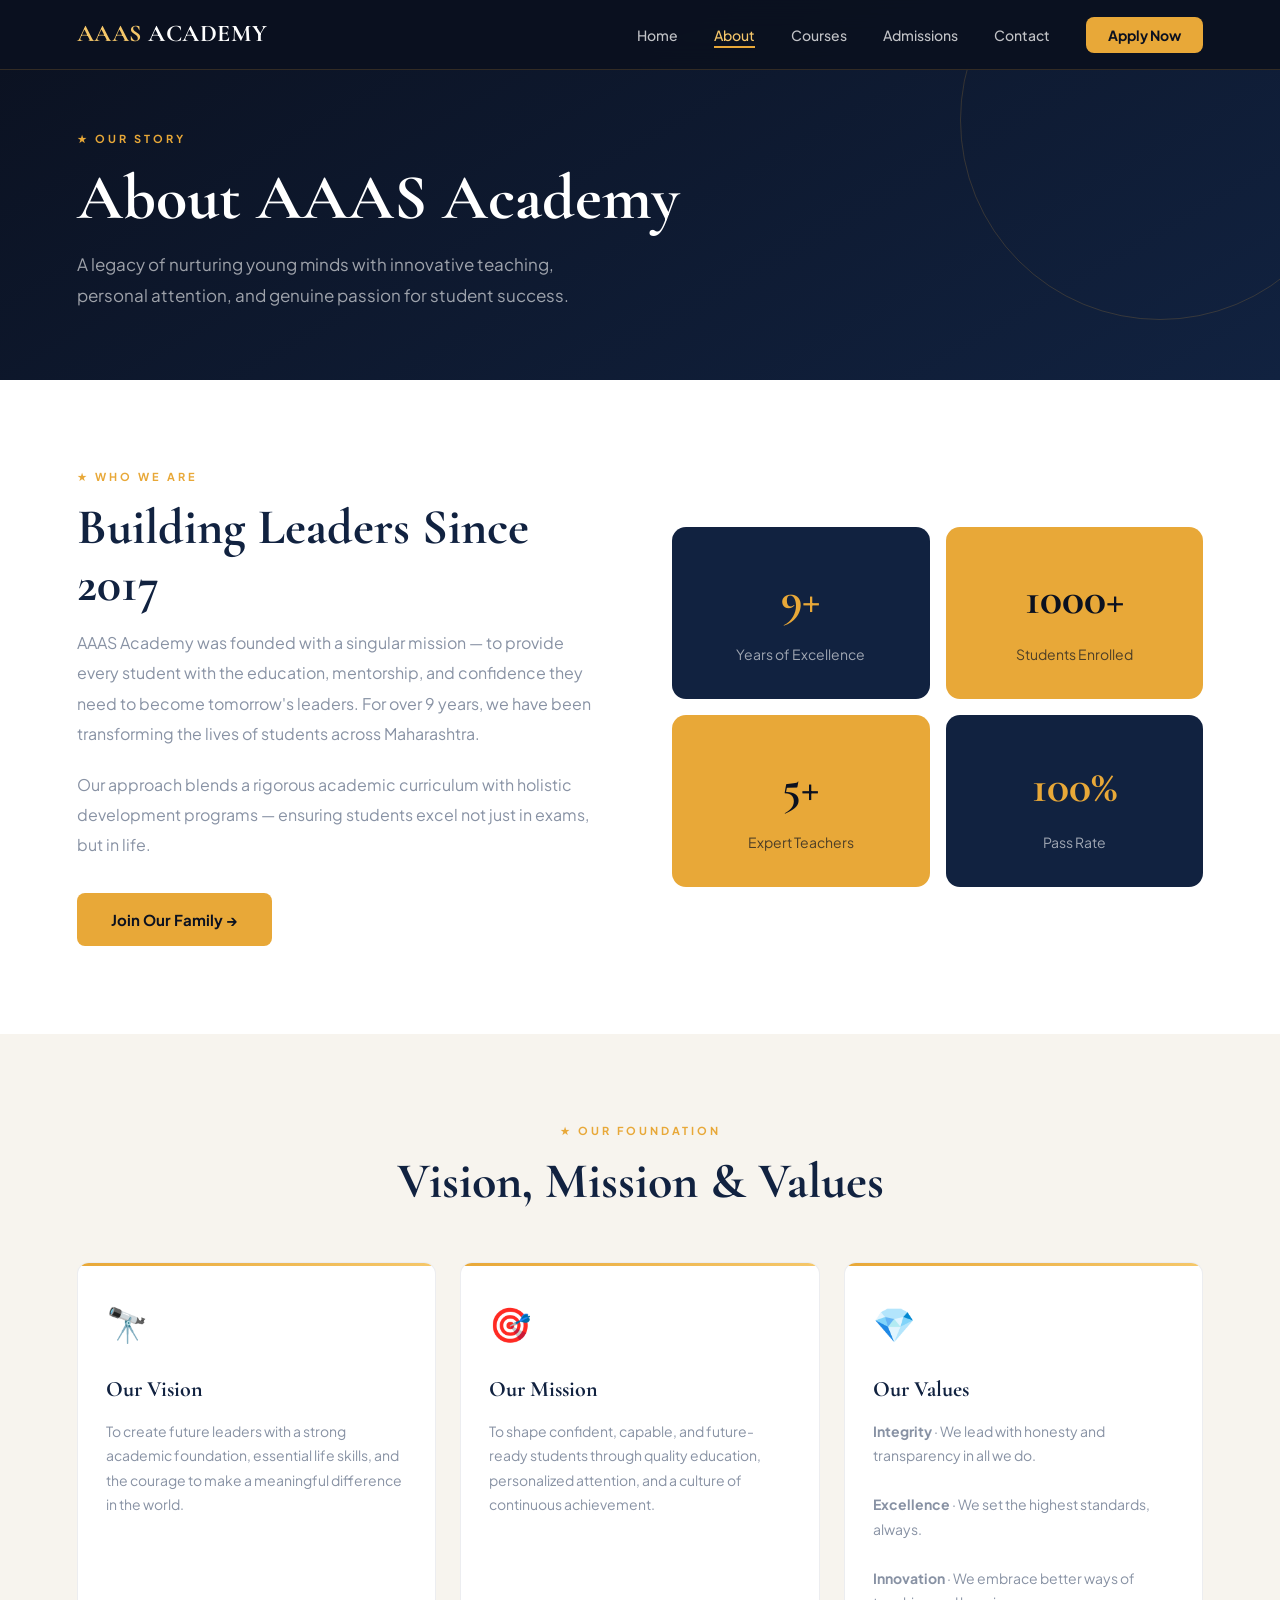
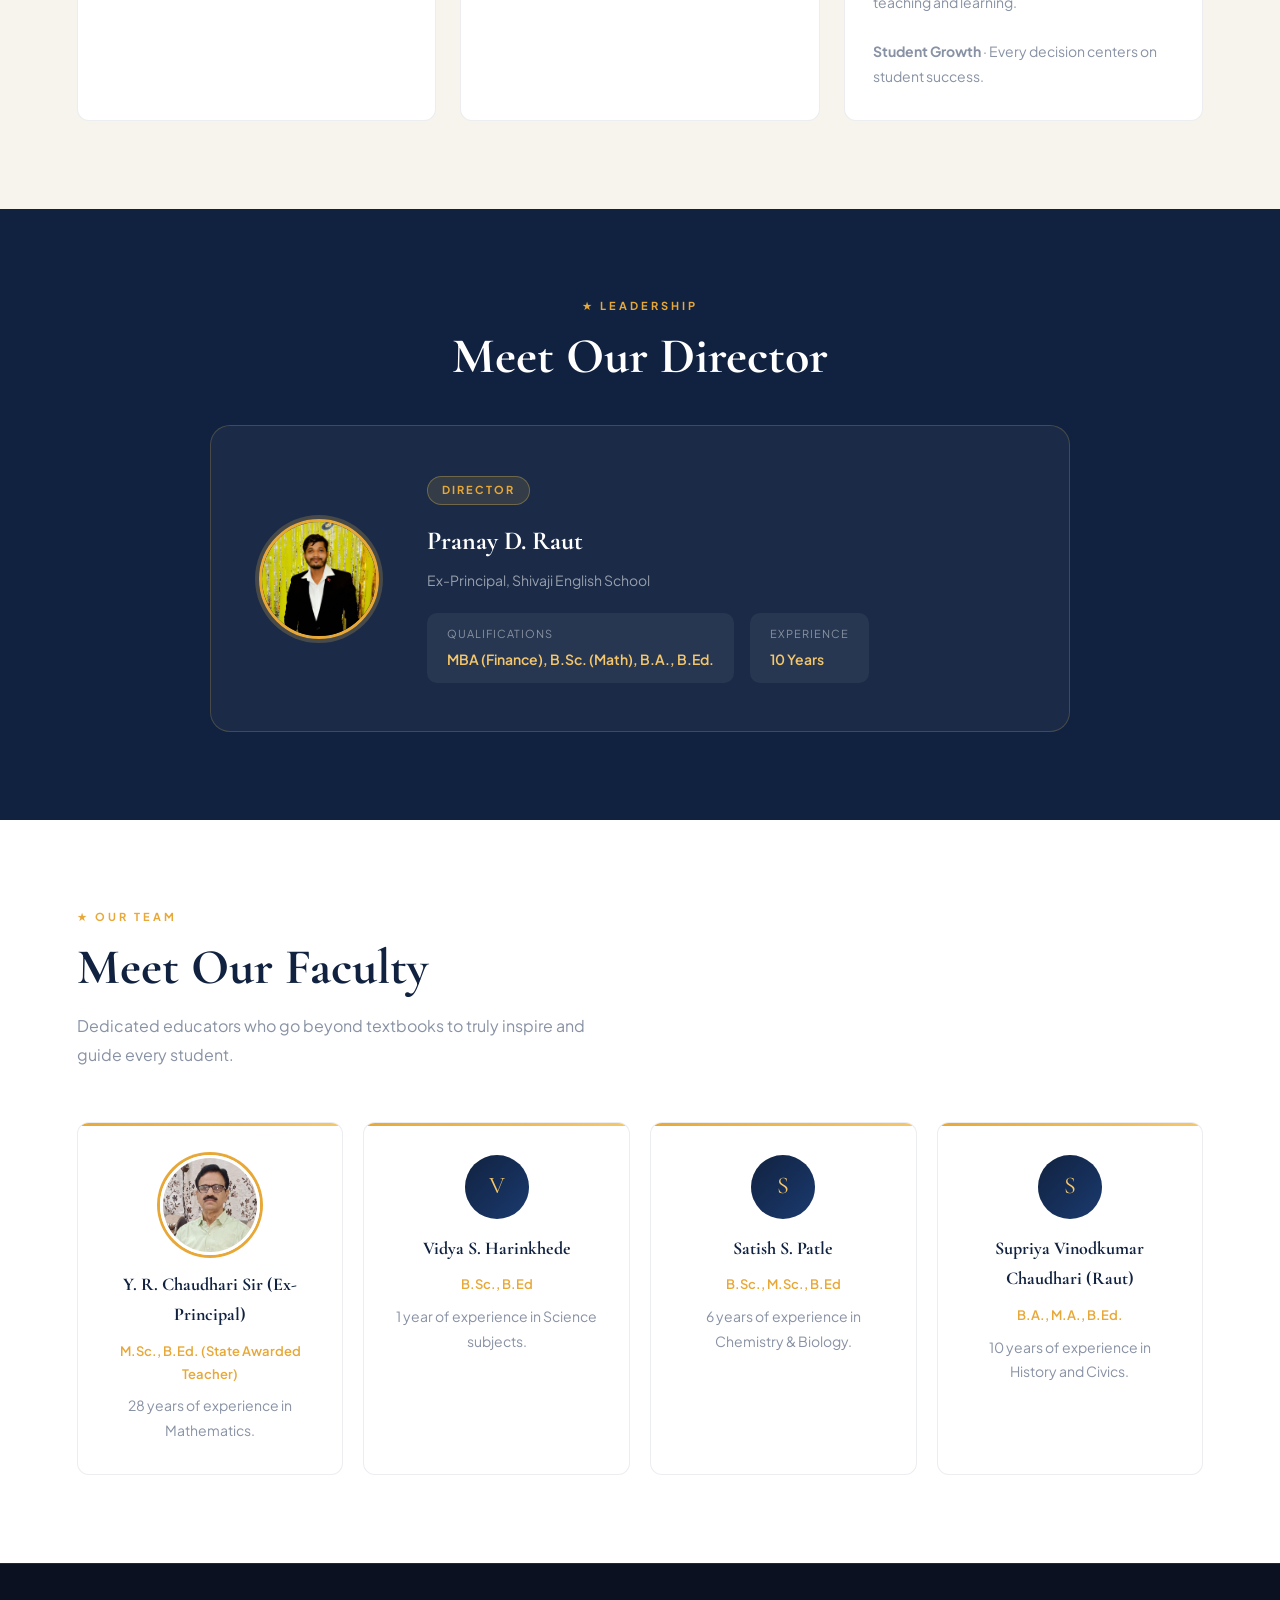
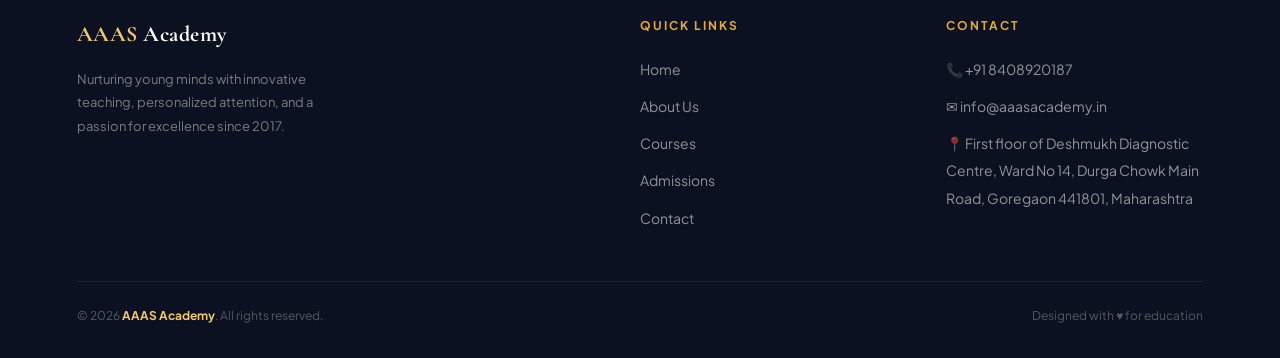
<file: about.html>
<!DOCTYPE html>
<html lang="en">
<head>
<meta charset="UTF-8">
<meta name="viewport" content="width=device-width, initial-scale=1.0">
<title>About Us | AAAS Academy</title>
<link rel="stylesheet" href="style.css">
</head>
<body>

<!-- NAVBAR -->
<nav class="navbar">
  <a href="index.html" class="logo">AAAS <span>ACADEMY</span></a>
  <ul class="nav-links">
    <li><a href="index.html">Home</a></li>
    <li><a href="about.html" class="active">About</a></li>
    <li><a href="courses.html">Courses</a></li>
    <li><a href="admissions.html">Admissions</a></li>
    <li><a href="contact.html">Contact</a></li>
    <li><a href="admissions.html" class="nav-btn">Apply Now</a></li>
  </ul>
  <button class="hamburger" id="hamburger" aria-label="Toggle menu">
    <span></span><span></span><span></span>
  </button>
</nav>

<!-- MOBILE NAV DRAWER -->
<div class="mobile-nav" id="mobileNav">
  <a href="index.html">Home</a>
  <a href="about.html" class="active">About</a>
  <a href="courses.html">Courses</a>
  <a href="admissions.html">Admissions</a>
  <a href="contact.html">Contact</a>
  <a href="admissions.html" class="nav-btn">Apply Now</a>
</div>

<!-- PAGE HERO -->
<div class="page-hero">
  <div class="page-tag">★ Our Story</div>
  <h1>About AAAS Academy</h1>
  <p>A legacy of nurturing young minds with innovative teaching, personal attention, and genuine passion for student success.</p>
</div>

<!-- WHO WE ARE -->
<section style="background:var(--white);">
  <div style="display:grid;grid-template-columns:1fr 1fr;gap:64px;align-items:center;">
    <div>
      <div class="sec-tag">★ Who We Are</div>
      <h2 class="sec-title">Building Leaders Since 2017</h2>
      <p style="font-size:16px;color:var(--gray);line-height:1.9;margin-bottom:20px;">
        AAAS Academy was founded with a singular mission — to provide every student with the education, mentorship, and confidence they need to become tomorrow's leaders. For over 9 years, we have been transforming the lives of students across Maharashtra.
      </p>
      <p style="font-size:16px;color:var(--gray);line-height:1.9;margin-bottom:32px;">
        Our approach blends a rigorous academic curriculum with holistic development programs — ensuring students excel not just in exams, but in life.
      </p>
      <a href="admissions.html" class="btn-gold">Join Our Family →</a>
    </div>
    <div class="stats-2col" style="display:grid;grid-template-columns:1fr 1fr;gap:16px;">
      <div style="background:var(--navy);border-radius:14px;padding:32px 24px;text-align:center;">
        <div style="font-family:var(--head);font-size:46px;color:var(--accent);font-weight:700;">9+</div>
        <div style="font-size:14px;color:rgba(255,255,255,0.6);margin-top:6px;">Years of Excellence</div>
      </div>
      <div style="background:var(--accent);border-radius:14px;padding:32px 24px;text-align:center;">
        <div style="font-family:var(--head);font-size:46px;color:var(--deep);font-weight:700;">1000+</div>
        <div style="font-size:14px;color:rgba(11,17,32,0.7);margin-top:6px;">Students Enrolled</div>
      </div>
      <div style="background:var(--accent);border-radius:14px;padding:32px 24px;text-align:center;">
        <div style="font-family:var(--head);font-size:46px;color:var(--deep);font-weight:700;">5+</div>
        <div style="font-size:14px;color:rgba(11,17,32,0.7);margin-top:6px;">Expert Teachers</div>
      </div>
      <div style="background:var(--navy);border-radius:14px;padding:32px 24px;text-align:center;">
        <div style="font-family:var(--head);font-size:46px;color:var(--accent);font-weight:700;">100%</div>
        <div style="font-size:14px;color:rgba(255,255,255,0.6);margin-top:6px;">Pass Rate</div>
      </div>
    </div>
  </div>
</section>

<!-- VISION / MISSION -->
<section style="background:var(--light);">
  <div style="text-align:center;margin-bottom:52px;">
    <div class="sec-tag">★ Our Foundation</div>
    <h2 class="sec-title">Vision, Mission & Values</h2>
  </div>
  <div class="grid-3">
    <div class="card">
      <span class="card-icon">🔭</span>
      <h3>Our Vision</h3>
      <p>To create future leaders with a strong academic foundation, essential life skills, and the courage to make a meaningful difference in the world.</p>
    </div>
    <div class="card">
      <span class="card-icon">🎯</span>
      <h3>Our Mission</h3>
      <p>To shape confident, capable, and future-ready students through quality education, personalized attention, and a culture of continuous achievement.</p>
    </div>
    <div class="card">
      <span class="card-icon">💎</span>
      <h3>Our Values</h3>
      <p><strong>Integrity</strong> · We lead with honesty and transparency in all we do.<br><br>
         <strong>Excellence</strong> · We set the highest standards, always.<br><br>
         <strong>Innovation</strong> · We embrace better ways of teaching and learning.<br><br>
         <strong>Student Growth</strong> · Every decision centers on student success.</p>
    </div>
  </div>
</section>

<!-- DIRECTOR -->
<section style="background:var(--navy);">
  <div style="text-align:center;margin-bottom:40px;">
    <div class="sec-tag" style="color:var(--accent);">★ Leadership</div>
    <h2 class="sec-title" style="color:var(--white);">Meet Our Director</h2>
  </div>
  <div class="director-flex" style="display:flex;align-items:center;gap:48px;background:rgba(255,255,255,0.04);border:1px solid rgba(201,168,76,0.25);border-radius:20px;padding:48px;max-width:860px;margin:0 auto;">
    <img src="images/faculty/pranay_sir.jpg" alt="Pranay D. Raut" style="width:120px;height:120px;border-radius:50%;object-fit:cover;object-position:center top;flex-shrink:0;border:3px solid var(--accent);box-shadow:0 0 0 4px rgba(201,168,76,0.25);">
    <div>
      <div style="display:inline-block;background:rgba(201,168,76,0.15);border:1px solid rgba(201,168,76,0.4);color:var(--accent);font-size:11px;font-weight:700;letter-spacing:2px;padding:4px 14px;border-radius:20px;margin-bottom:14px;text-transform:uppercase;">Director</div>
      <div style="font-family:var(--head);font-size:26px;color:var(--white);font-weight:700;margin-bottom:6px;">Pranay D. Raut</div>
      <div style="color:rgba(255,255,255,0.55);font-size:14px;margin-bottom:20px;">Ex-Principal, Shivaji English School</div>
      <div style="display:flex;gap:16px;flex-wrap:wrap;">
        <div style="background:rgba(255,255,255,0.06);border-radius:10px;padding:12px 20px;">
          <div style="font-size:11px;color:rgba(255,255,255,0.45);letter-spacing:1px;margin-bottom:4px;">QUALIFICATIONS</div>
          <div style="font-size:14px;color:var(--accent2);font-weight:600;">MBA (Finance), B.Sc. (Math), B.A., B.Ed.</div>
        </div>
        <div style="background:rgba(255,255,255,0.06);border-radius:10px;padding:12px 20px;">
          <div style="font-size:11px;color:rgba(255,255,255,0.45);letter-spacing:1px;margin-bottom:4px;">EXPERIENCE</div>
          <div style="font-size:14px;color:var(--accent2);font-weight:600;">10 Years</div>
        </div>
      </div>
    </div>
  </div>
</section>

<!-- FACULTY -->
<section style="background:var(--white);">
  <div class="sec-tag">★ Our Team</div>
  <h2 class="sec-title">Meet Our Faculty</h2>
  <p class="sec-sub">Dedicated educators who go beyond textbooks to truly inspire and guide every student.</p>
  <div class="grid-4">
    <div class="card" style="text-align:center;">
     <img src="images/faculty/chaudhari_sir.jpg" alt="Y. R. Chaudhari Sir" style="width:100px;height:100px;border-radius:50%;object-fit:cover;object-position:center top;margin:0 auto 14px;display:block;border:3px solid #fff;box-shadow:0 0 0 3px var(--accent);">
     <h3 style="font-size:18px;">Y. R. Chaudhari Sir (Ex-Principal)</h3>
     <p style="color:var(--accent);font-size:13px;font-weight:600;">M.Sc., B.Ed. (State Awarded Teacher)</p>
     <p style="margin-top:8px;">28 years of experience in Mathematics.</p>
    </div>
    <div class="card" style="text-align:center;">
      <div style="width:64px;height:64px;border-radius:50%;background:linear-gradient(135deg,var(--navy),var(--blue));display:flex;align-items:center;justify-content:center;font-family:var(--head);font-size:24px;color:var(--accent2);margin:0 auto 14px;">V</div>
      <h3 style="font-size:18px;">Vidya S. Harinkhede</h3>
      <p style="color:var(--accent);font-size:13px;font-weight:600;">B.Sc., B.Ed</p>
      <p style="margin-top:8px;">1 year of experience in Science subjects.</p>
    </div>
    <div class="card" style="text-align:center;">
      <div style="width:64px;height:64px;border-radius:50%;background:linear-gradient(135deg,var(--navy),var(--blue));display:flex;align-items:center;justify-content:center;font-family:var(--head);font-size:24px;color:var(--accent2);margin:0 auto 14px;">S</div>
      <h3 style="font-size:18px;">Satish S. Patle</h3>
      <p style="color:var(--accent);font-size:13px;font-weight:600;">B.Sc., M.Sc., B.Ed</p>
      <p style="margin-top:8px;">6 years of experience in Chemistry & Biology.</p>
    </div>
    <div class="card" style="text-align:center;">
      <div style="width:64px;height:64px;border-radius:50%;background:linear-gradient(135deg,var(--navy),var(--blue));display:flex;align-items:center;justify-content:center;font-family:var(--head);font-size:24px;color:var(--accent2);margin:0 auto 14px;">S</div>
      <h3 style="font-size:18px;">Supriya Vinodkumar Chaudhari (Raut)</h3>
      <p style="color:var(--accent);font-size:13px;font-weight:600;">B.A., M.A., B.Ed.</p>
      <p style="margin-top:8px;">10 years of experience in History and Civics.</p>
    </div>
  </div>
</section>

<!-- FOOTER -->
<footer class="footer">
  <div class="footer-grid">
    <div class="footer-brand">
      <a href="index.html" class="logo">AAAS <span>Academy</span></a>
      <p>Nurturing young minds with innovative teaching, personalized attention, and a passion for excellence since 2017.</p>
    </div>
    <div class="footer-col">
      <h4>Quick Links</h4>
      <ul>
        <li><a href="index.html">Home</a></li>
        <li><a href="about.html">About Us</a></li>
        <li><a href="courses.html">Courses</a></li>
        <li><a href="admissions.html">Admissions</a></li>
        <li><a href="contact.html">Contact</a></li>
      </ul>
    </div>
    <div class="footer-col">
      <h4>Contact</h4>
      <ul>
        <li><a href="#">📞 +91 8408920187</a></li>
        <li><a href="#">✉ info@aaasacademy.in</a></li>
        <li><a href="#">📍 First floor of Deshmukh Diagnostic Centre, Ward No 14, Durga Chowk Main Road, Goregaon 441801, Maharashtra</a></li>
      </ul>
    </div>
  </div>
  <div class="footer-bottom">
    <p>© 2026 <strong>AAAS Academy</strong>. All rights reserved.</p>
    <p>Designed with ♥ for education</p>
  </div>
</footer>

<script>
  const hamburger = document.getElementById('hamburger');
  const mobileNav = document.getElementById('mobileNav');
  hamburger.addEventListener('click', () => {
    hamburger.classList.toggle('open');
    mobileNav.classList.toggle('open');
  });
  mobileNav.querySelectorAll('a').forEach(a => {
    a.addEventListener('click', () => {
      hamburger.classList.remove('open');
      mobileNav.classList.remove('open');
    });
  });
</script>

</body>
</html>
</file>
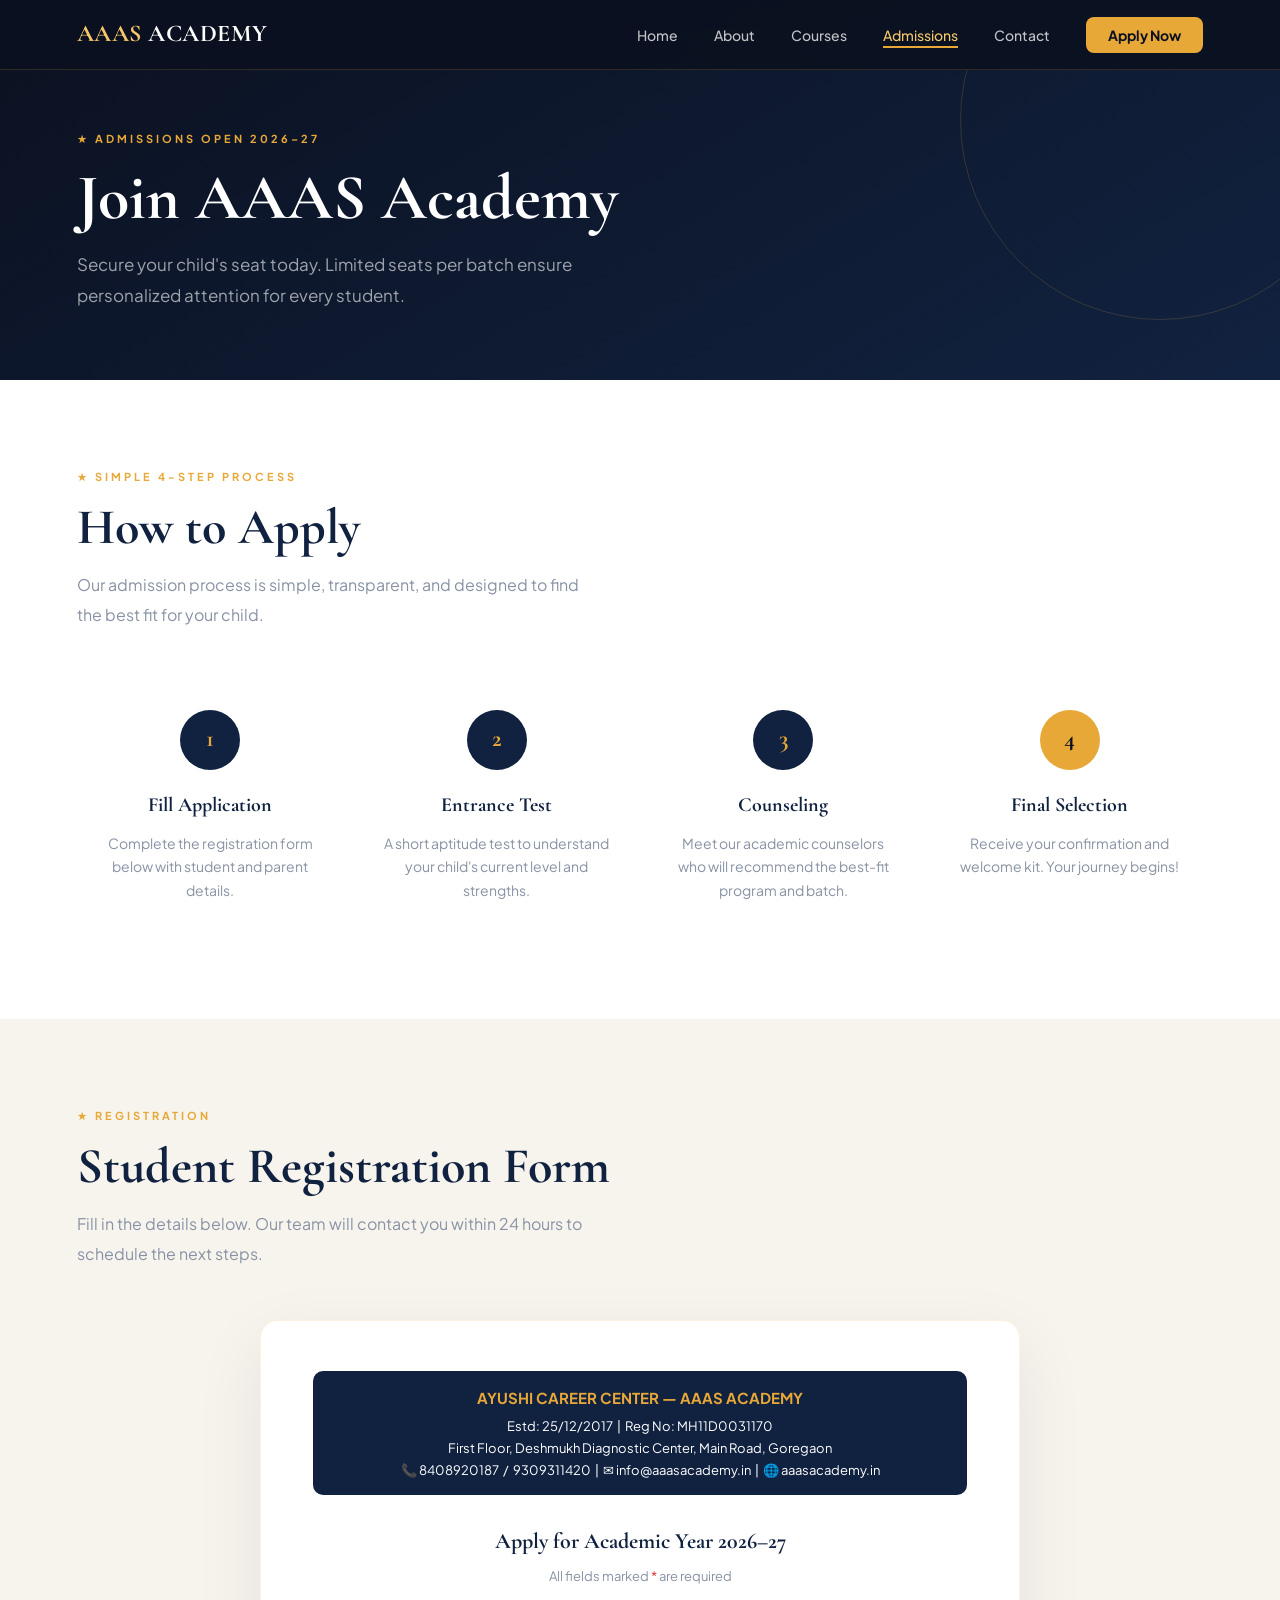
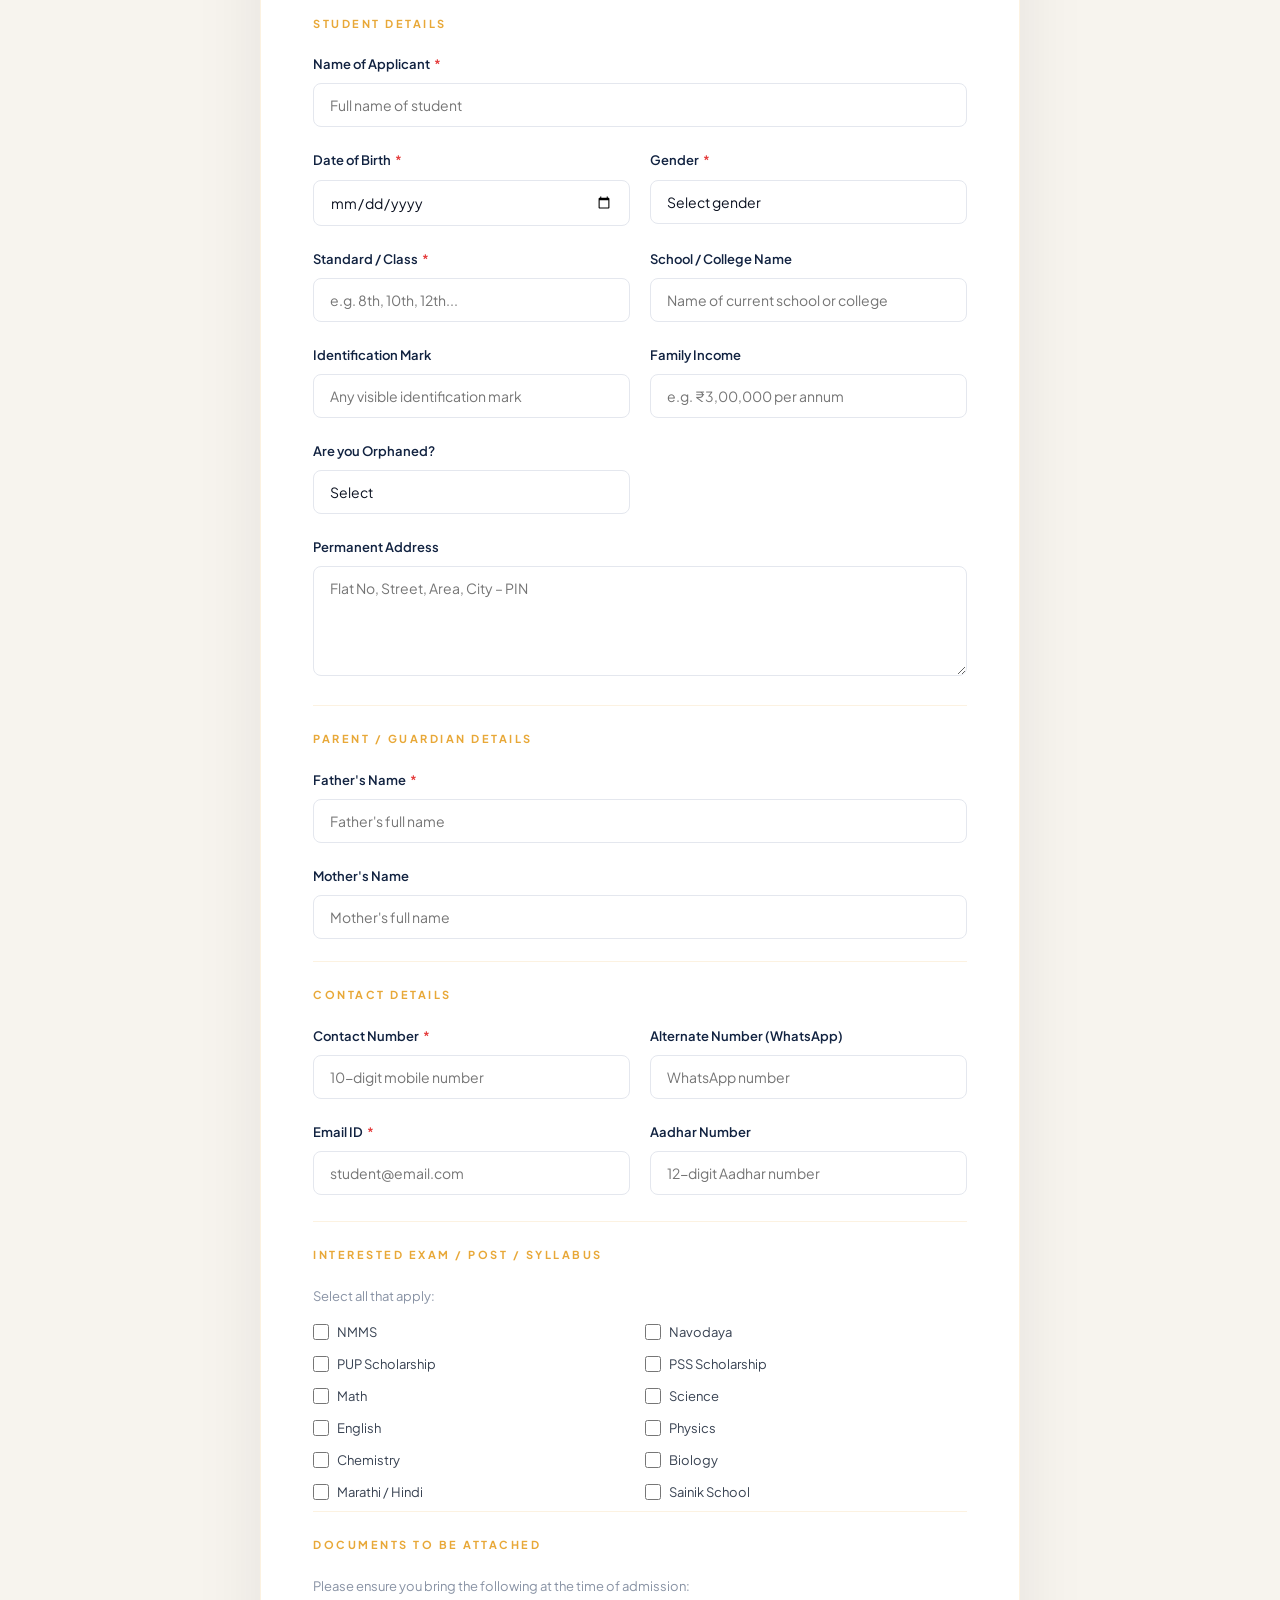
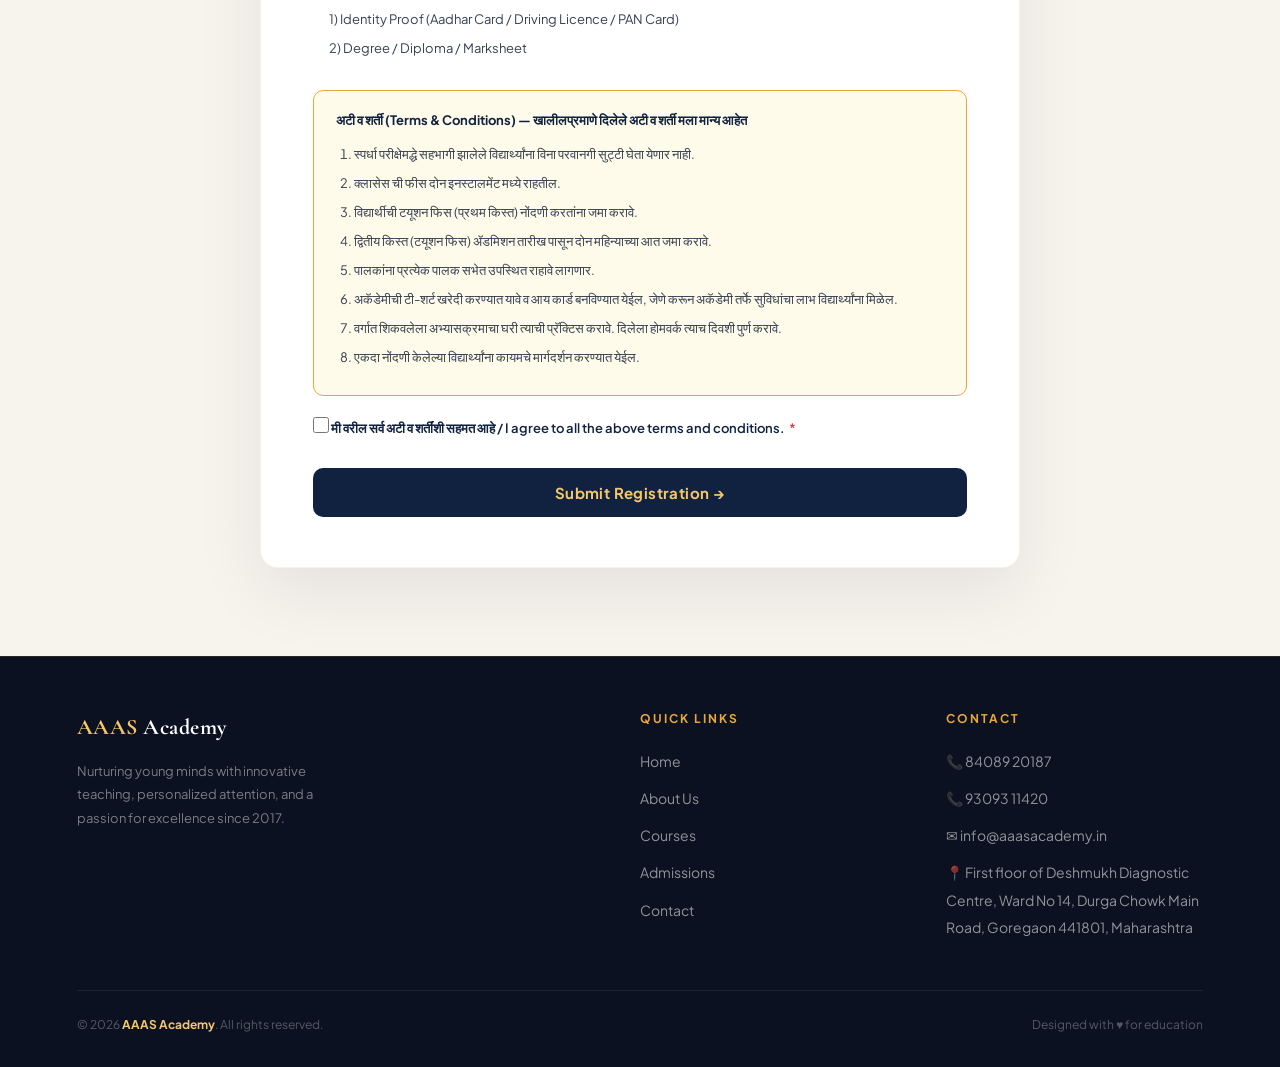
<file: admissions.html>
<!DOCTYPE html>
<html lang="en">
<head>
<meta charset="UTF-8">
<meta name="viewport" content="width=device-width, initial-scale=1.0">
<title>Admissions Open 2026 | AAAS ACADEMY</title>
<link rel="stylesheet" href="style.css">
<style>
  /* Admissions-only overrides — minimal, no conflicts */
  .academy-info {
    background: var(--navy);
    color: var(--white);
    border-radius: 10px;
    padding: 14px 20px;
    margin-bottom: 28px;
    font-size: 13px;
    line-height: 1.7;
    text-align: center;
  }
  .academy-info strong {
    color: var(--accent);
    font-size: 15px;
    display: block;
    margin-bottom: 4px;
  }

  .checkbox-grid {
    display: grid;
    grid-template-columns: 1fr 1fr;
    gap: 10px;
    margin-bottom: 8px;
  }
  .checkbox-item {
    display: flex;
    align-items: center;
    gap: 8px;
    font-size: 13px;
    color: #374151;
    cursor: pointer;
  }
  .checkbox-item input[type="checkbox"] {
    width: 16px;
    height: 16px;
    accent-color: var(--navy);
    cursor: pointer;
    flex-shrink: 0;
  }

  .terms-box {
    background: #fffbeb;
    border: 1px solid var(--accent);
    border-radius: 10px;
    padding: 20px 22px;
    margin-top: 28px;
  }
  .terms-box h4 {
    font-size: 13px;
    font-weight: 700;
    color: var(--navy);
    margin-bottom: 12px;
    line-height: 1.5;
  }
  .terms-box ol { padding-left: 18px; }
  .terms-box li {
    font-size: 13px;
    color: #374151;
    margin-bottom: 7px;
    line-height: 1.7;
  }

  /* Step process numbers */
  .step-circle {
    width: 60px; height: 60px;
    border-radius: 50%;
    background: var(--navy);
    display: flex; align-items: center; justify-content: center;
    font-size: 24px; color: var(--accent);
    font-weight: 700; margin: 0 auto 18px;
    font-family: var(--head);
  }
  .step-circle.gold { background: var(--accent); color: var(--deep); }

  @media (max-width: 768px) {
    .checkbox-grid { grid-template-columns: 1fr 1fr; }
    .terms-box li  { font-size: 13px; }
  }
  @media (max-width: 480px) {
    .checkbox-grid { grid-template-columns: 1fr; }
  }
</style>
</head>
<body>

<!-- NAVBAR -->
<nav class="navbar">
  <a href="index.html" class="logo">AAAS <span>ACADEMY</span></a>
  <ul class="nav-links">
    <li><a href="index.html">Home</a></li>
    <li><a href="about.html">About</a></li>
    <li><a href="courses.html">Courses</a></li>
    <li><a href="admissions.html" class="active">Admissions</a></li>
    <li><a href="contact.html">Contact</a></li>
    <li><a href="admissions.html" class="nav-btn">Apply Now</a></li>
  </ul>
  <button class="hamburger" id="hamburger" aria-label="Toggle menu">
    <span></span><span></span><span></span>
  </button>
</nav>

<!-- MOBILE NAV DRAWER -->
<div class="mobile-nav" id="mobileNav">
  <a href="index.html">Home</a>
  <a href="about.html">About</a>
  <a href="courses.html">Courses</a>
  <a href="admissions.html" class="active">Admissions</a>
  <a href="contact.html">Contact</a>
  <a href="admissions.html" class="nav-btn">Apply Now</a>
</div>

<!-- PAGE HERO -->
<div class="page-hero">
  <div class="page-tag">★ Admissions Open 2026–27</div>
  <h1>Join AAAS Academy</h1>
  <p>Secure your child's seat today. Limited seats per batch ensure personalized attention for every student.</p>
</div>

<!-- PROCESS -->
<section style="background:var(--white);">
  <div class="sec-tag">★ Simple 4-Step Process</div>
  <h2 class="sec-title">How to Apply</h2>
  <p class="sec-sub">Our admission process is simple, transparent, and designed to find the best fit for your child.</p>
  <div class="grid-4">
    <div style="text-align:center;padding:28px 20px;">
      <div class="step-circle">1</div>
      <h3 style="font-size:20px;color:var(--navy);margin-bottom:10px;font-family:var(--head);">Fill Application</h3>
      <p style="font-size:14px;color:var(--gray);">Complete the registration form below with student and parent details.</p>
    </div>
    <div style="text-align:center;padding:28px 20px;">
      <div class="step-circle">2</div>
      <h3 style="font-size:20px;color:var(--navy);margin-bottom:10px;font-family:var(--head);">Entrance Test</h3>
      <p style="font-size:14px;color:var(--gray);">A short aptitude test to understand your child's current level and strengths.</p>
    </div>
    <div style="text-align:center;padding:28px 20px;">
      <div class="step-circle">3</div>
      <h3 style="font-size:20px;color:var(--navy);margin-bottom:10px;font-family:var(--head);">Counseling</h3>
      <p style="font-size:14px;color:var(--gray);">Meet our academic counselors who will recommend the best-fit program and batch.</p>
    </div>
    <div style="text-align:center;padding:28px 20px;">
      <div class="step-circle gold">4</div>
      <h3 style="font-size:20px;color:var(--navy);margin-bottom:10px;font-family:var(--head);">Final Selection</h3>
      <p style="font-size:14px;color:var(--gray);">Receive your confirmation and welcome kit. Your journey begins!</p>
    </div>
  </div>
</section>

<!-- REGISTRATION FORM -->
<section style="background:var(--light);" id="apply">
  <div class="sec-tag">★ Registration</div>
  <h2 class="sec-title">Student Registration Form</h2>
  <p class="sec-sub">Fill in the details below. Our team will contact you within 24 hours to schedule the next steps.</p>

  <div class="form-wrap" style="max-width:760px;margin:0 auto;">

    <div class="academy-info">
      <strong>AYUSHI CAREER CENTER — AAAS ACADEMY</strong>
      Estd: 25/12/2017 &nbsp;|&nbsp; Reg No: MH11D0031170<br>
      First Floor, Deshmukh Diagnostic Center, Main Road, Goregaon<br>
      📞 8408920187 &nbsp;/&nbsp; 9309311420 &nbsp;|&nbsp; ✉ info@aaasacademy.in &nbsp;|&nbsp; 🌐 aaasacademy.in
    </div>

    <div style="text-align:center;margin-bottom:28px;">
      <h3 style="font-family:var(--head);font-size:22px;font-weight:800;color:var(--navy);margin-bottom:4px;">Apply for Academic Year 2026–27</h3>
      <p style="font-size:13px;color:var(--gray);">All fields marked <span style="color:#e53e3e;">*</span> are required</p>
    </div>

    <form id="regForm" novalidate>

      <!-- STUDENT DETAILS -->
      <div class="form-sec-label">Student Details</div>

      <div class="form-group" id="fg-applicant">
        <label>Name of Applicant <span>*</span></label>
        <input type="text" id="applicant" placeholder="Full name of student">
        <div class="err-msg">Please enter applicant name</div>
      </div>

      <div class="form-row">
        <div class="form-group" id="fg-dob">
          <label>Date of Birth <span>*</span></label>
          <input type="date" id="dob">
          <div class="err-msg">Please enter date of birth</div>
        </div>
        <div class="form-group" id="fg-gender">
          <label>Gender <span>*</span></label>
          <select id="gender">
            <option value="">Select gender</option>
            <option>Male</option>
            <option>Female</option>
          </select>
          <div class="err-msg">Please select gender</div>
        </div>
      </div>

      <div class="form-row">
        <div class="form-group" id="fg-standard">
          <label>Standard / Class <span>*</span></label>
          <input type="text" id="standard" placeholder="e.g. 8th, 10th, 12th...">
          <div class="err-msg">Please enter standard</div>
        </div>
        <div class="form-group">
          <label>School / College Name</label>
          <input type="text" id="school" placeholder="Name of current school or college">
        </div>
      </div>

      <div class="form-row">
        <div class="form-group">
          <label>Identification Mark</label>
          <input type="text" id="idmark" placeholder="Any visible identification mark">
        </div>
        <div class="form-group">
          <label>Family Income</label>
          <input type="text" id="income" placeholder="e.g. ₹3,00,000 per annum">
        </div>
      </div>

      <div class="form-row">
        <div class="form-group">
          <label>Are you Orphaned?</label>
          <select id="orphaned">
            <option value="">Select</option>
            <option value="Yes">Yes</option>
            <option value="No">No</option>
          </select>
        </div>
        <div class="form-group"><!-- spacer --></div>
      </div>

      <div class="form-group">
        <label>Permanent Address</label>
        <textarea id="address" placeholder="Flat No, Street, Area, City – PIN"></textarea>
      </div>

      <div class="form-divider"></div>

      <!-- PARENT DETAILS -->
      <div class="form-sec-label">Parent / Guardian Details</div>

      <div class="form-group" id="fg-father">
        <label>Father's Name <span>*</span></label>
        <input type="text" id="father" placeholder="Father's full name">
        <div class="err-msg">Please enter father's name</div>
      </div>

      <div class="form-group">
        <label>Mother's Name</label>
        <input type="text" id="mother" placeholder="Mother's full name">
      </div>

      <div class="form-divider"></div>

      <!-- CONTACT DETAILS -->
      <div class="form-sec-label">Contact Details</div>

      <div class="form-row">
        <div class="form-group" id="fg-phone">
          <label>Contact Number <span>*</span></label>
          <input type="tel" id="phone" placeholder="10-digit mobile number" maxlength="10">
          <div class="err-msg">Enter valid 10-digit number</div>
        </div>
        <div class="form-group">
          <label>Alternate Number (WhatsApp)</label>
          <input type="tel" id="altphone" placeholder="WhatsApp number" maxlength="10">
        </div>
      </div>

      <div class="form-row">
        <div class="form-group" id="fg-email">
          <label>Email ID <span>*</span></label>
          <input type="email" id="email" placeholder="student@email.com">
          <div class="err-msg">Enter valid email address</div>
        </div>
        <div class="form-group">
          <label>Aadhar Number</label>
          <input type="text" id="aadhar" placeholder="12-digit Aadhar number" maxlength="12">
        </div>
      </div>

      <div class="form-divider"></div>

      <!-- EXAM / PROGRAM INTEREST -->
      <div class="form-sec-label">Interested Exam / Post / Syllabus</div>
      <p style="font-size:13px;color:var(--gray);margin-bottom:14px;">Select all that apply:</p>

      <div class="checkbox-grid">
        <label class="checkbox-item"><input type="checkbox" value="NMMS"> NMMS</label>
        <label class="checkbox-item"><input type="checkbox" value="Navodaya"> Navodaya</label>
        <label class="checkbox-item"><input type="checkbox" value="PUP Scholarship"> PUP Scholarship</label>
        <label class="checkbox-item"><input type="checkbox" value="PSS Scholarship"> PSS Scholarship</label>
        <label class="checkbox-item"><input type="checkbox" value="Math"> Math</label>
        <label class="checkbox-item"><input type="checkbox" value="Science"> Science</label>
        <label class="checkbox-item"><input type="checkbox" value="English"> English</label>
        <label class="checkbox-item"><input type="checkbox" value="Physics"> Physics</label>
        <label class="checkbox-item"><input type="checkbox" value="Chemistry"> Chemistry</label>
        <label class="checkbox-item"><input type="checkbox" value="Biology"> Biology</label>
        <label class="checkbox-item"><input type="checkbox" value="Marathi/Hindi"> Marathi / Hindi</label>
        <label class="checkbox-item"><input type="checkbox" value="Sainik School"> Sainik School</label>
      </div>

      <div class="form-divider"></div>

      <!-- DOCUMENTS -->
      <div class="form-sec-label">Documents to be Attached</div>
      <p style="font-size:13px;color:var(--gray);margin-bottom:8px;">Please ensure you bring the following at the time of admission:</p>
      <div style="font-size:13px;color:#374151;padding-left:16px;line-height:2.2;">
        <div>1) Identity Proof (Aadhar Card / Driving Licence / PAN Card)</div>
        <div>2) Degree / Diploma / Marksheet</div>
      </div>

      <!-- TERMS -->
      <div class="terms-box">
        <h4>अटी व शर्ती (Terms & Conditions) — खालीलप्रमाणे दिलेले अटी व शर्ती मला मान्य आहेत</h4>
        <ol>
          <li>स्पर्धा परीक्षेमद्धे सहभागी झालेले विद्यार्थ्यांना विना परवानगी सुट्टी घेता येणार नाही.</li>
          <li>क्लासेस ची फीस दोन इनस्टालमेंट मध्ये राहतील.</li>
          <li>विद्यार्थीची टयूशन फिस (प्रथम किस्त) नोंदणी करतांना जमा करावे.</li>
          <li>द्वितीय किस्त (टयूशन फिस) ॲडमिशन तारीख पासून दोन महिन्याच्या आत जमा करावे.</li>
          <li>पालकांना प्रत्येक पालक सभेत उपस्थित राहावे लागणार.</li>
          <li>अकॅडेमीची टी-शर्ट खरेदी करण्यात यावे व आय कार्ड बनविण्यात येईल, जेणे करून अकॅडेमी तर्फे सुविधांचा लाभ विद्यार्थ्यांना मिळेल.</li>
          <li>वर्गात शिकवलेला अभ्यासक्रमाचा घरी त्याची प्रॅक्टिस करावे. दिलेला होमवर्क त्याच दिवशी पुर्ण करावे.</li>
          <li>एकदा नोंदणी केलेल्या विद्यार्थ्यांना कायमचे मार्गदर्शन करण्यात येईल.</li>
        </ol>
      </div>

      <div class="form-group" style="margin-top:18px;">
        <label class="checkbox-item" style="font-weight:600;color:var(--navy);font-size:13px;align-items:flex-start;gap:10px;">
          <input type="checkbox" id="agree" style="margin-top:3px;"> मी वरील सर्व अटी व शर्तींशी सहमत आहे / I agree to all the above terms and conditions. <span style="color:#e53e3e;">*</span>
        </label>
        <div class="err-msg" id="agree-err" style="display:none;margin-top:6px;">You must agree to the terms to submit.</div>
      </div>

      <button type="submit" class="submit-btn">Submit Registration →</button>
    </form>

    <div class="success-box" id="successBox">
      <div class="tick">✓</div>
      <h3>Registration Submitted!</h3>
      <p>Thank you! Our academic counselor will call you within 24 hours.<br>Welcome to the AAAS Academy family 🎓</p>
    </div>
  </div>
</section>

<!-- FOOTER -->
<footer class="footer">
  <div class="footer-grid">
    <div class="footer-brand">
      <a href="index.html" class="logo">AAAS <span>Academy</span></a>
      <p>Nurturing young minds with innovative teaching, personalized attention, and a passion for excellence since 2017.</p>
    </div>
    <div class="footer-col">
      <h4>Quick Links</h4>
      <ul>
        <li><a href="index.html">Home</a></li>
        <li><a href="about.html">About Us</a></li>
        <li><a href="courses.html">Courses</a></li>
        <li><a href="admissions.html">Admissions</a></li>
        <li><a href="contact.html">Contact</a></li>
      </ul>
    </div>
    <div class="footer-col">
      <h4>Contact</h4>
      <ul>
        <li><a href="#">📞 84089 20187</a></li>
        <li><a href="#">📞 93093 11420</a></li>
        <li><a href="#">✉ info@aaasacademy.in</a></li>
        <li><a href="#">📍 First floor of Deshmukh Diagnostic Centre, Ward No 14, Durga Chowk Main Road, Goregaon 441801, Maharashtra</a></li>
      </ul>
    </div>
  </div>
  <div class="footer-bottom">
    <p>© 2026 <strong>AAAS Academy</strong>. All rights reserved.</p>
    <p>Designed with ♥ for education</p>
  </div>
</footer>

<script>
  // Hamburger menu (same as before)
  const hamburger = document.getElementById('hamburger');
  const mobileNav = document.getElementById('mobileNav');
  hamburger.addEventListener('click', () => {
    hamburger.classList.toggle('open');
    mobileNav.classList.toggle('open');
  });
  mobileNav.querySelectorAll('a').forEach(a => {
    a.addEventListener('click', () => {
      hamburger.classList.remove('open');
      mobileNav.classList.remove('open');
    });
  });
 
  // ── FORM SUBMISSION WITH REAL API ──
  const form       = document.getElementById('regForm');
  const successBox = document.getElementById('successBox');
  const submitBtn  = form.querySelector('.submit-btn');
 
  function validate(id, checkFn) {
    const fg = document.getElementById('fg-' + id);
    const el = document.getElementById(id);
    if (fg && el) {
      if (!checkFn(el.value)) { fg.classList.add('err'); return false; }
      fg.classList.remove('err'); return true;
    }
    return true;
  }
 
  form.addEventListener('submit', async function(e) {
    e.preventDefault();
 
    const notEmpty = v => v.trim() !== '';
    const isPhone  = v => /^\d{10}$/.test(v);
    const isEmail  = v => /^[^\s@]+@[^\s@]+\.[^\s@]+$/.test(v);
 
    const agreeEl  = document.getElementById('agree');
    const agreeErr = document.getElementById('agree-err');
    const agreeOk  = document.getElementById('agree').checked;
    agreeErr.style.display = agreeOk ? 'none' : 'block';
 
    const ok = [
      validate('applicant', notEmpty),
      validate('dob',       notEmpty),
      validate('gender',    notEmpty),
      validate('standard',  notEmpty),
      validate('father',    notEmpty),
      validate('phone',     isPhone),
      validate('email',     isEmail),
    ].every(Boolean) && agreeOk;
 
    if (!ok) return;
 
    // Collect checkbox interests
    const interests = [...document.querySelectorAll('.checkbox-grid input[type="checkbox"]:checked')]
      .map(cb => cb.value).join(', ');
 
    // Build form data object
    const formData = {
      applicant: document.getElementById('applicant').value.trim(),
      dob:       document.getElementById('dob').value,
      gender:    document.getElementById('gender').value,
      standard:  document.getElementById('standard').value.trim(),
      school:    document.getElementById('school').value.trim(),
      father:    document.getElementById('father').value.trim(),
      mother:    document.getElementById('mother').value.trim(),
      phone:     document.getElementById('phone').value.trim(),
      altphone:  document.getElementById('altphone').value.trim(),
      email:     document.getElementById('email').value.trim(),
      address:   document.getElementById('address').value.trim(),
      income:    document.getElementById('income').value.trim(),
      idmark:    document.getElementById('idmark').value.trim(),
      orphaned:  document.getElementById('orphaned').value,
      aadhar:    document.getElementById('aadhar').value.trim(),
      interests: interests
    };
 
    // Disable button while submitting
    submitBtn.disabled = true;
    submitBtn.textContent = 'Submitting…';
 
    try {
      const res  = await fetch('/api/save_admission.php', {
        method:  'POST',
        headers: { 'Content-Type': 'application/json' },
        body:    JSON.stringify(formData)
      });
      const data = await res.json();
 
      if (data.success) {
        form.style.display = 'none';
        successBox.style.display = 'block';
        successBox.scrollIntoView({ behavior: 'smooth', block: 'center' });
      } else {
        alert('Something went wrong. Please try again.\n' + (data.message || ''));
        submitBtn.disabled = false;
        submitBtn.textContent = 'Submit Registration →';
      }
    }  catch (err) {
  console.error('Fetch error:', err);         // Check browser console
  alert('Error: ' + err.message);            // Shows real message
  submitBtn.disabled = false;
  submitBtn.textContent = 'Submit Registration →';
}
  });
 
  document.querySelectorAll('input, select').forEach(el => {
    el.addEventListener('input', () => el.closest('.form-group')?.classList.remove('err'));
  });
</script>
</body>
</html>
</file>
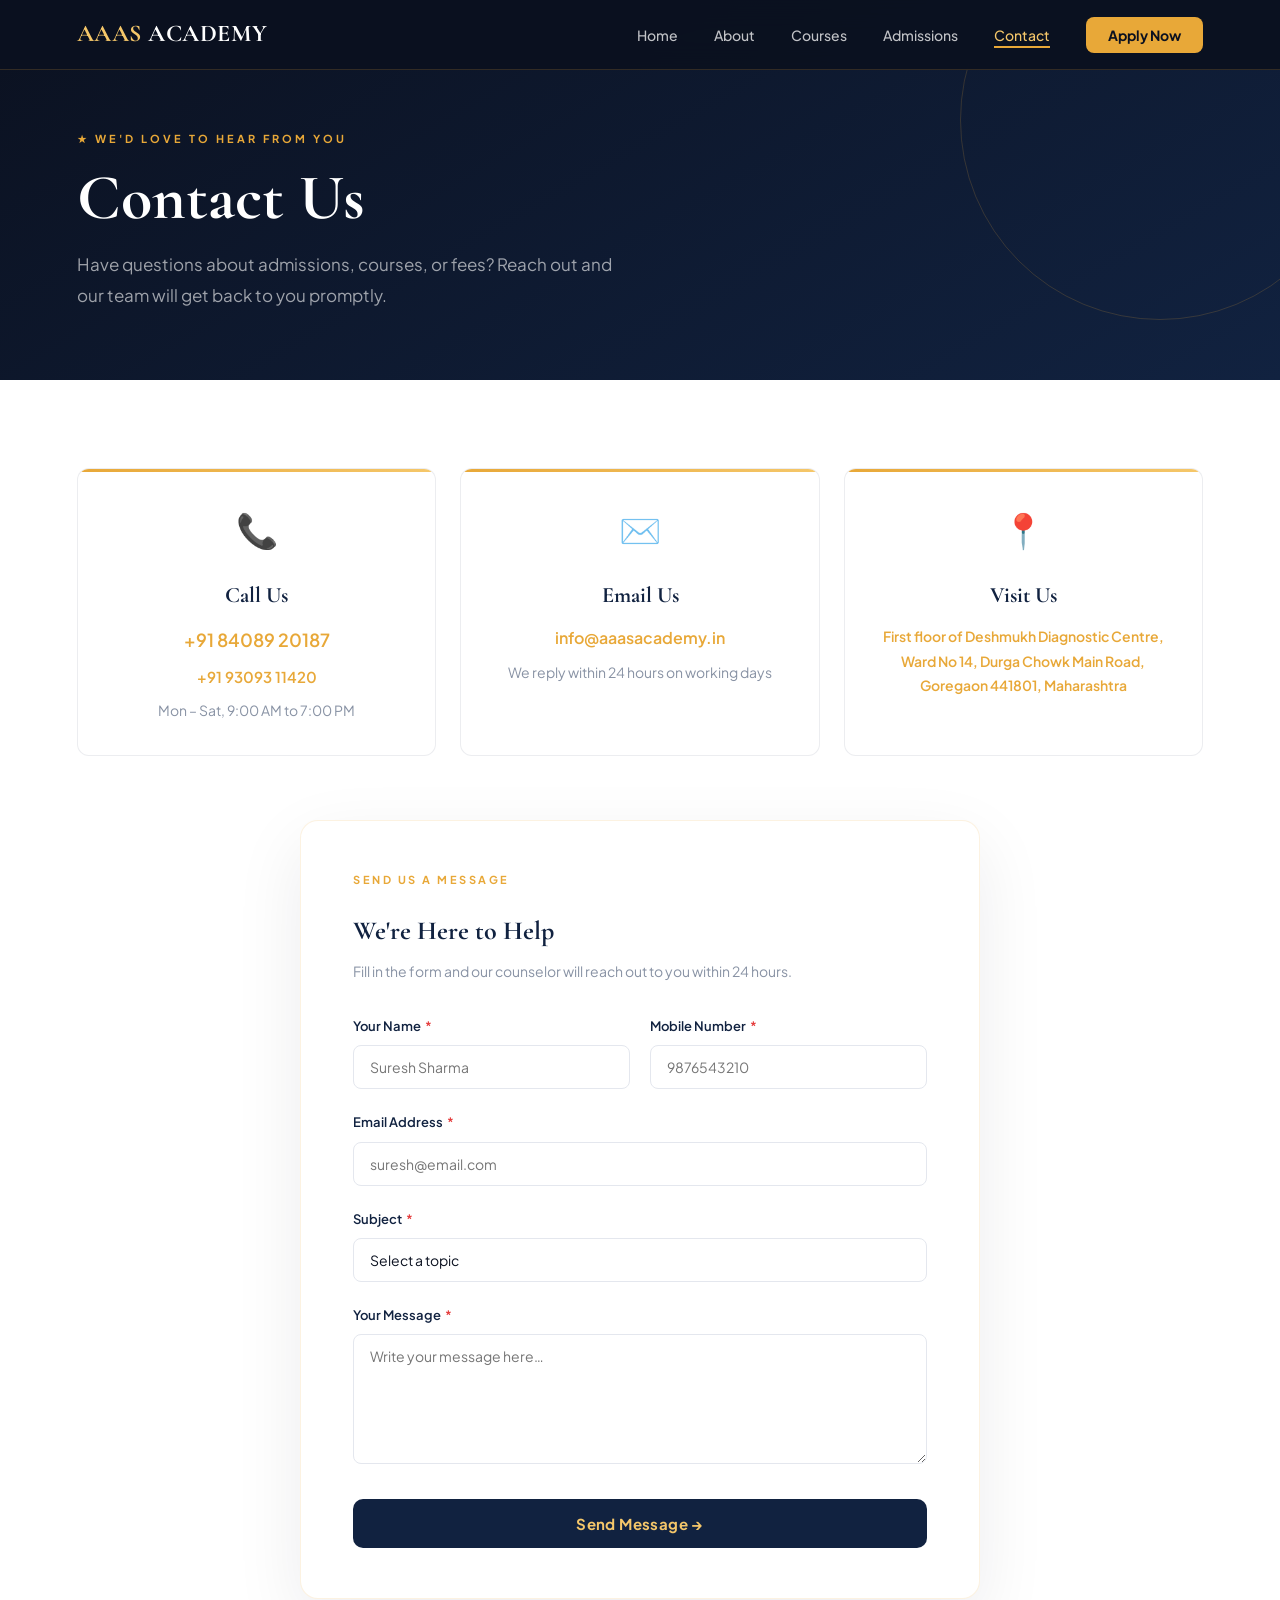
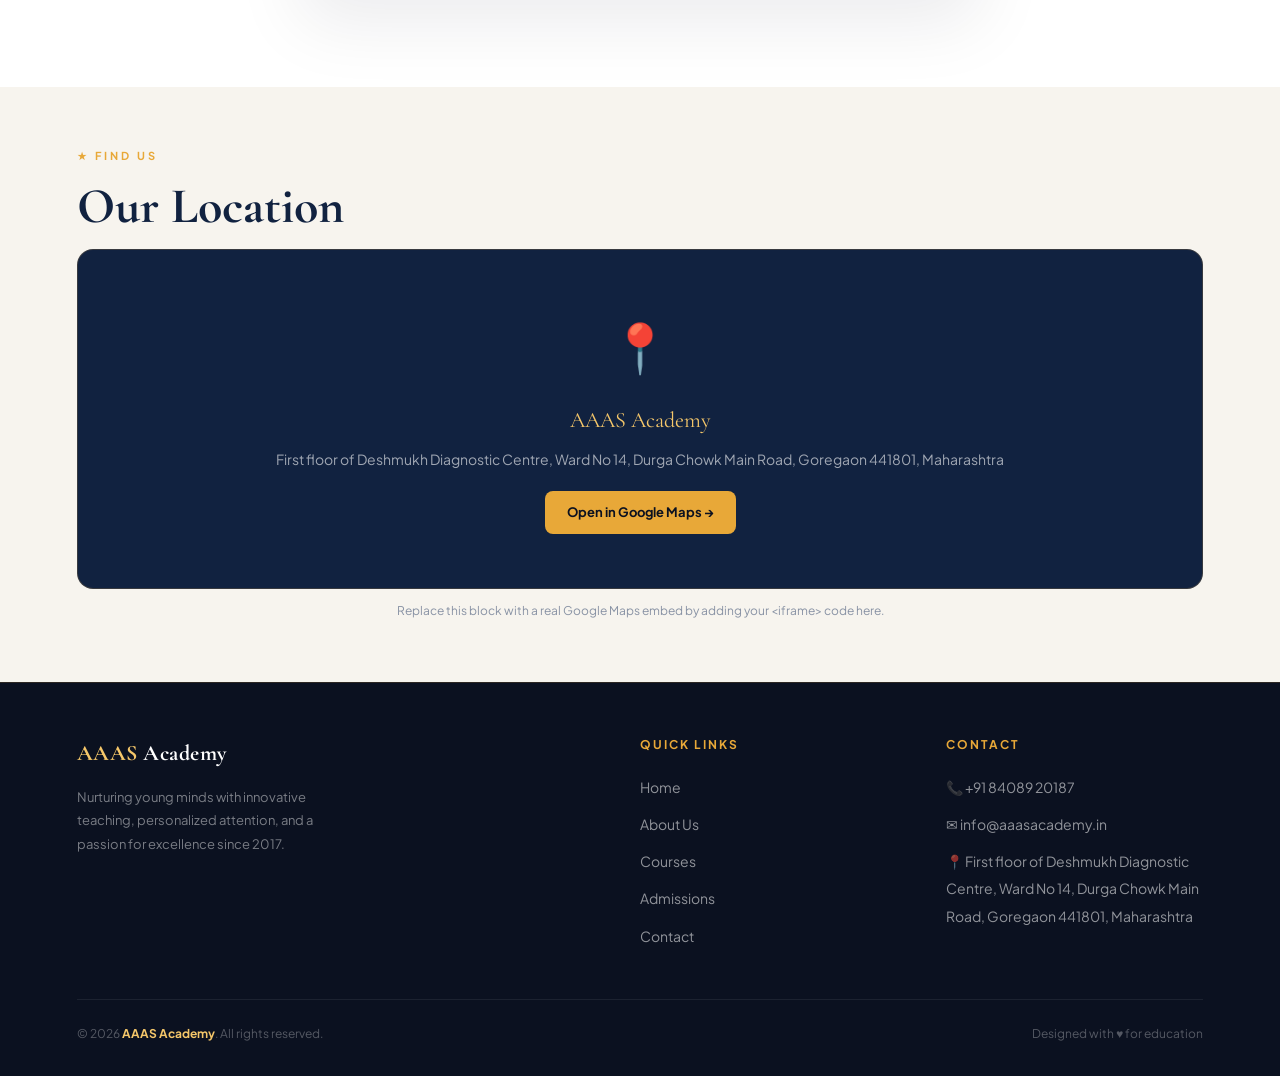
<file: contact.html>
<!DOCTYPE html>
<html lang="en">
<head>
<meta charset="UTF-8">
<meta name="viewport" content="width=device-width, initial-scale=1.0">
<title>Contact Us | AAAS ACADEMY</title>
<link rel="stylesheet" href="style.css">
</head>
<body>

<!-- NAVBAR -->
<nav class="navbar">
  <a href="index.html" class="logo">AAAS <span>ACADEMY</span></a>
  <ul class="nav-links">
    <li><a href="index.html">Home</a></li>
    <li><a href="about.html">About</a></li>
    <li><a href="courses.html">Courses</a></li>
    <li><a href="admissions.html">Admissions</a></li>
    <li><a href="contact.html" class="active">Contact</a></li>
    <li><a href="admissions.html" class="nav-btn">Apply Now</a></li>
  </ul>
  <button class="hamburger" id="hamburger" aria-label="Toggle menu">
    <span></span><span></span><span></span>
  </button>
</nav>

<!-- MOBILE NAV DRAWER -->
<div class="mobile-nav" id="mobileNav">
  <a href="index.html">Home</a>
  <a href="about.html">About</a>
  <a href="courses.html">Courses</a>
  <a href="admissions.html">Admissions</a>
  <a href="contact.html" class="active">Contact</a>
  <a href="admissions.html" class="nav-btn">Apply Now</a>
</div>

<!-- PAGE HERO -->
<div class="page-hero">
  <div class="page-tag">★ We'd Love to Hear From You</div>
  <h1>Contact Us</h1>
  <p>Have questions about admissions, courses, or fees? Reach out and our team will get back to you promptly.</p>
</div>

<!-- CONTACT INFO -->
<section style="background:var(--white);">
  <div class="grid-3" style="margin-bottom:64px;">
    <div class="card" style="text-align:center;">
      <span class="card-icon">📞</span>
      <h3>Call Us</h3>
      <p style="font-size:18px;font-weight:600;color:var(--accent);margin:8px 0;">+91 84089 20187</p>
      <p style="font-size:15px;font-weight:600;color:var(--accent);">+91 93093 11420</p>
      <p style="margin-top:8px;">Mon – Sat, 9:00 AM to 7:00 PM</p>
    </div>
    <div class="card" style="text-align:center;">
      <span class="card-icon">✉️</span>
      <h3>Email Us</h3>
      <p style="font-size:16px;font-weight:600;color:var(--accent);margin:8px 0;word-break:break-word;">info@aaasacademy.in</p>
      <p>We reply within 24 hours on working days</p>
    </div>
    <div class="card" style="text-align:center;">
      <span class="card-icon">📍</span>
      <h3>Visit Us</h3>
      <p style="font-size:14px;font-weight:600;color:var(--accent);margin:8px 0;word-break:break-word;">First floor of Deshmukh Diagnostic Centre, Ward No 14, Durga Chowk Main Road, Goregaon 441801, Maharashtra</p>
    </div>
  </div>

  <!-- CONTACT FORM -->
  <div class="form-wrap" style="max-width:680px;margin:0 auto;">
    <div style="margin-bottom:32px;">
      <div class="form-sec-label">Send Us a Message</div>
      <h3 style="font-family:var(--head);font-size:26px;color:var(--navy);margin-bottom:6px;">We're Here to Help</h3>
      <p style="font-size:14px;color:var(--gray);">Fill in the form and our counselor will reach out to you within 24 hours.</p>
    </div>

    <form id="contactForm" novalidate>

      <div class="form-row">
        <div class="form-group" id="cfg-name">
          <label>Your Name <span>*</span></label>
          <input type="text" id="cname" placeholder="Suresh Sharma">
          <div class="err-msg">Please enter your name</div>
        </div>
        <div class="form-group" id="cfg-phone">
          <label>Mobile Number <span>*</span></label>
          <input type="tel" id="cphone" placeholder="9876543210" maxlength="10">
          <div class="err-msg">Enter valid 10-digit number</div>
        </div>
      </div>

      <div class="form-group" id="cfg-email">
        <label>Email Address <span>*</span></label>
        <input type="email" id="cemail" placeholder="suresh@email.com">
        <div class="err-msg">Enter a valid email address</div>
      </div>

      <div class="form-group" id="cfg-subject">
        <label>Subject <span>*</span></label>
        <select id="csubject">
          <option value="">Select a topic</option>
          <option>Admission Inquiry</option>
          <option>Course Information</option>
          <option>Fee Structure</option>
          <option>Batch Timings</option>
          <option>Scholar / Results</option>
          <option>Other</option>
        </select>
        <div class="err-msg">Please select a subject</div>
      </div>

      <div class="form-group">
        <label>Your Message <span>*</span></label>
        <textarea id="cmessage" placeholder="Write your message here…" style="min-height:130px;"></textarea>
      </div>

      <button type="submit" class="submit-btn">Send Message →</button>
    </form>

    <div class="success-box" id="contactSuccess">
      <div class="tick">✓</div>
      <h3>Message Sent!</h3>
      <p>Thank you for reaching out. We will contact you within 24 hours.</p>
    </div>
  </div>
</section>

<!-- MAP PLACEHOLDER -->
<section style="background:var(--light);padding:60px 6%;">
  <div class="sec-tag">★ Find Us</div>
  <h2 class="sec-title">Our Location</h2>
  <div class="map-placeholder" style="width:100%;height:340px;background:var(--navy);border-radius:16px;display:flex;align-items:center;justify-content:center;border:1px solid var(--border);margin-top:12px;">
    <div style="text-align:center;padding:0 20px;">
      <div style="font-size:48px;margin-bottom:16px;">📍</div>
      <p style="font-family:var(--head);font-size:22px;color:var(--accent2);margin-bottom:8px;">AAAS Academy</p>
      <p style="font-size:14px;color:rgba(255,255,255,0.6);word-break:break-word;">First floor of Deshmukh Diagnostic Centre, Ward No 14, Durga Chowk Main Road, Goregaon 441801, Maharashtra</p>
      <a href="https://maps.app.goo.gl/fbxvmKaCMiXcvCsQ6" target="_blank" class="btn-gold" style="margin-top:20px;display:inline-block;font-size:13px;padding:10px 22px;">Open in Google Maps →</a>
    </div>
  </div>
  <p style="font-size:12px;color:var(--gray);margin-top:12px;text-align:center;">Replace this block with a real Google Maps embed by adding your &lt;iframe&gt; code here.</p>
</section>

<!-- FOOTER -->
<footer class="footer">
  <div class="footer-grid">
    <div class="footer-brand">
      <a href="index.html" class="logo">AAAS <span>Academy</span></a>
      <p>Nurturing young minds with innovative teaching, personalized attention, and a passion for excellence since 2017.</p>
    </div>
    <div class="footer-col">
      <h4>Quick Links</h4>
      <ul>
        <li><a href="index.html">Home</a></li>
        <li><a href="about.html">About Us</a></li>
        <li><a href="courses.html">Courses</a></li>
        <li><a href="admissions.html">Admissions</a></li>
        <li><a href="contact.html">Contact</a></li>
      </ul>
    </div>
    <div class="footer-col">
      <h4>Contact</h4>
      <ul>
        <li><a href="#">📞 +91 84089 20187</a></li>
        <li><a href="#">✉ info@aaasacademy.in</a></li>
        <li><a href="#">📍 First floor of Deshmukh Diagnostic Centre, Ward No 14, Durga Chowk Main Road, Goregaon 441801, Maharashtra</a></li>
      </ul>
    </div>
  </div>
  <div class="footer-bottom">
    <p>© 2026 <strong>AAAS Academy</strong>. All rights reserved.</p>
    <p>Designed with ♥ for education</p>
  </div>
</footer>

<script>
  const hamburger = document.getElementById('hamburger');
  const mobileNav = document.getElementById('mobileNav');
  hamburger.addEventListener('click', () => {
    hamburger.classList.toggle('open');
    mobileNav.classList.toggle('open');
  });
  mobileNav.querySelectorAll('a').forEach(a => {
    a.addEventListener('click', () => {
      hamburger.classList.remove('open');
      mobileNav.classList.remove('open');
    });
  });

  const cForm = document.getElementById('contactForm');
  const cSuccess = document.getElementById('contactSuccess');

  function cv(id, checkFn) {
    const fg = document.getElementById('cfg-' + id);
    const el = document.getElementById('c' + id);
    if (fg && el) {
      if (!checkFn(el.value)) { fg.classList.add('err'); return false; }
      fg.classList.remove('err'); return true;
    }
    return true;
  }

  cForm.addEventListener('submit', function(e) {
    e.preventDefault();
    const notEmpty = v => v.trim() !== '';
    const isPhone  = v => /^\d{10}$/.test(v);
    const isEmail  = v => /^[^\s@]+@[^\s@]+\.[^\s@]+$/.test(v);

    const ok = [
      cv('name',    notEmpty),
      cv('phone',   isPhone),
      cv('email',   isEmail),
      cv('subject', notEmpty),
    ].every(Boolean);

    if (ok) {
      cForm.style.display = 'none';
      cSuccess.style.display = 'block';
    }
  });

  document.querySelectorAll('input, select, textarea').forEach(el => {
    el.addEventListener('input', () => el.closest('.form-group')?.classList.remove('err'));
  });
</script>

</body>
</html>
</file>
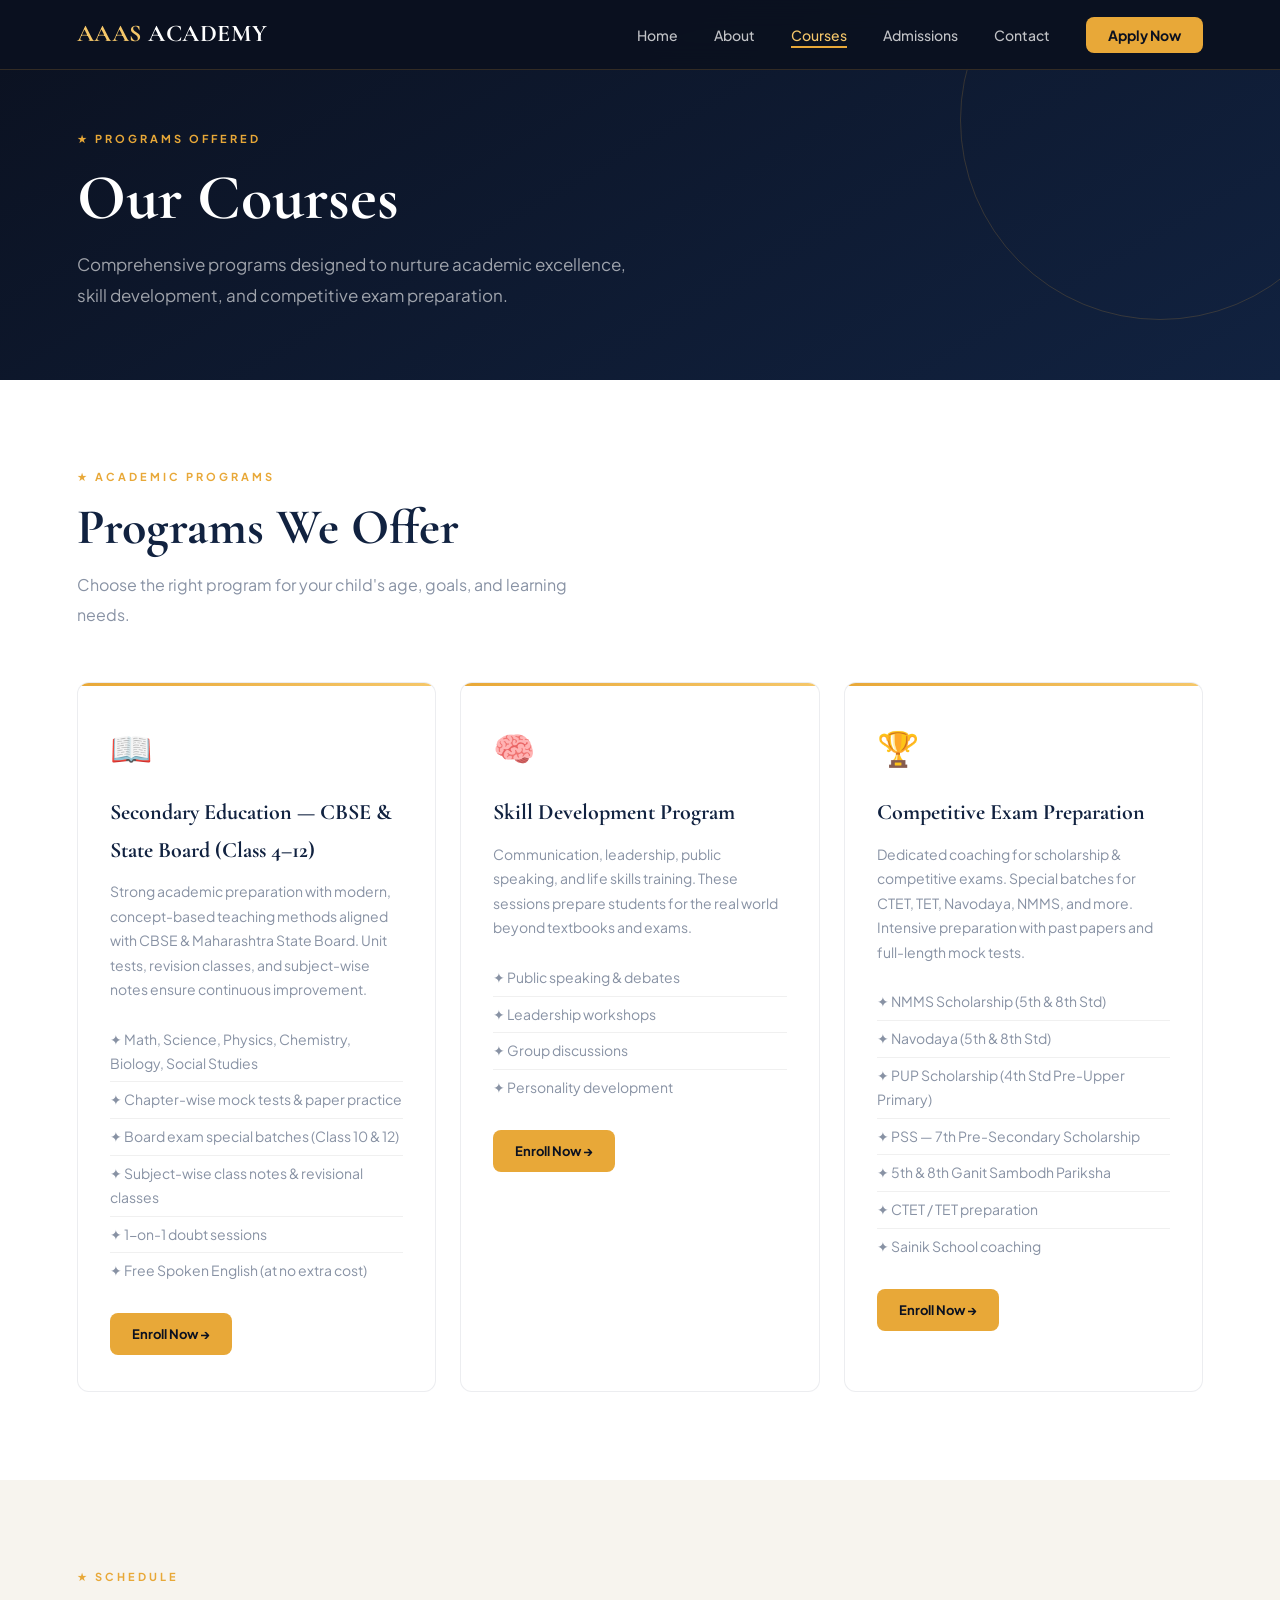
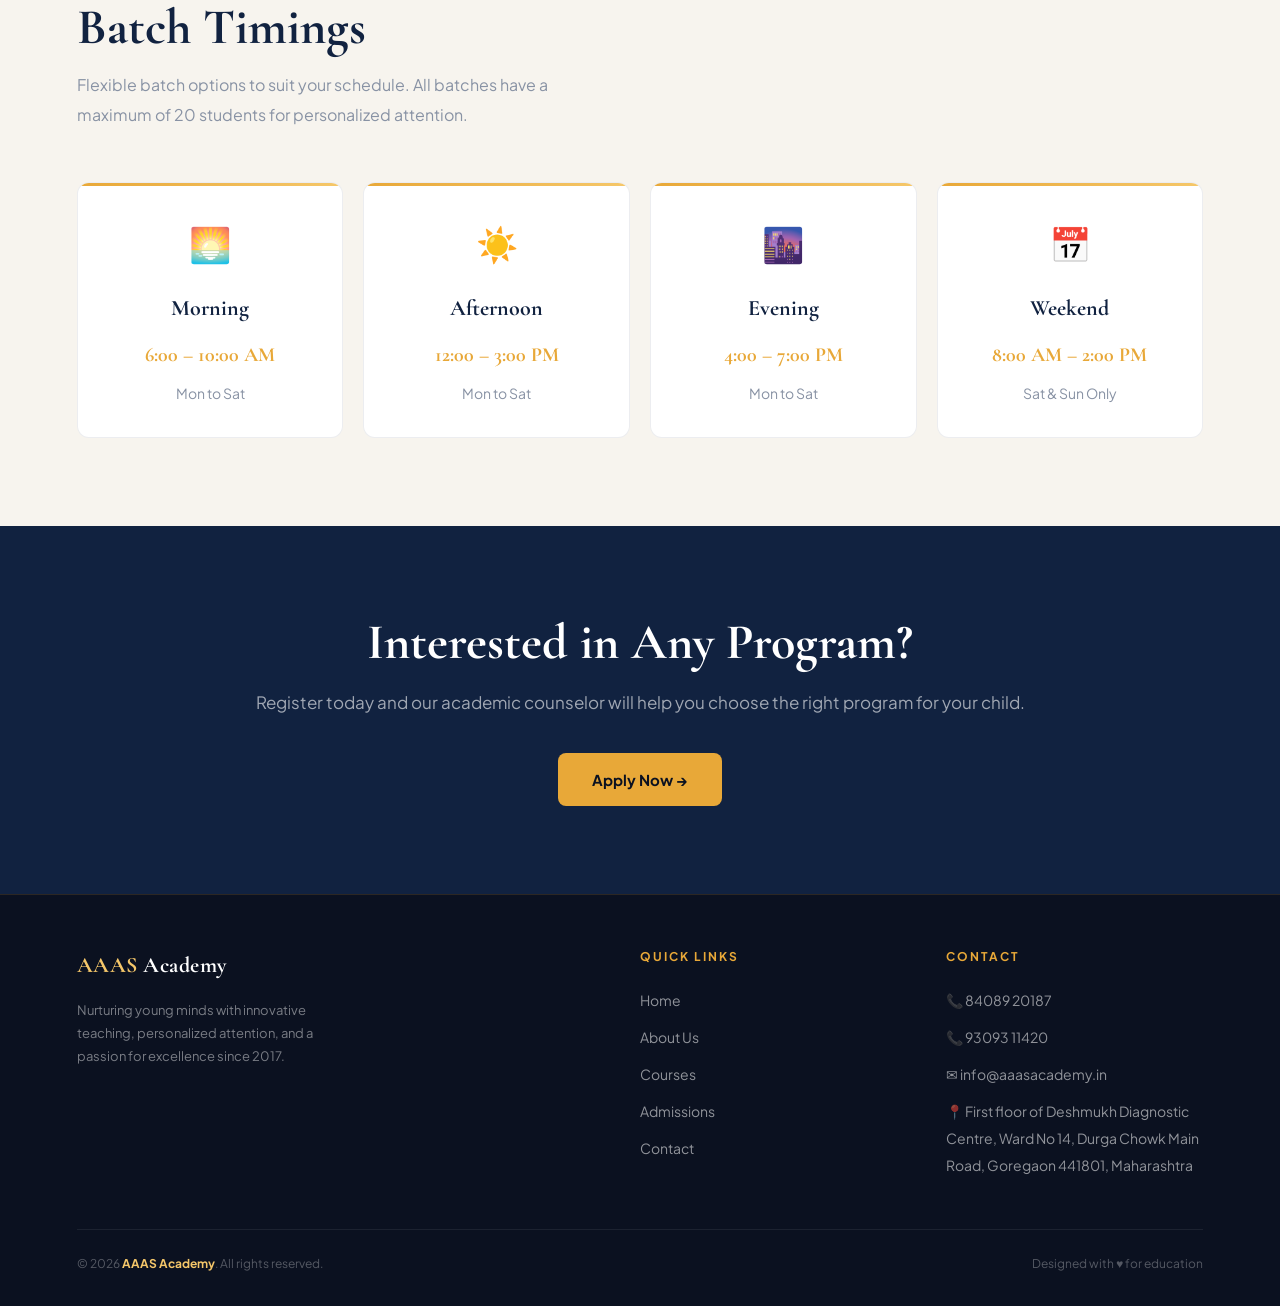
<file: courses.html>
<!DOCTYPE html>
<html lang="en">
<head>
<meta charset="UTF-8">
<meta name="viewport" content="width=device-width, initial-scale=1.0">
<title>Courses | AAAS Academy</title>
<link rel="stylesheet" href="style.css">
</head>
<body>

<!-- NAVBAR -->
<nav class="navbar">
  <a href="index.html" class="logo">AAAS <span>ACADEMY</span></a>
  <ul class="nav-links">
    <li><a href="index.html">Home</a></li>
    <li><a href="about.html">About</a></li>
    <li><a href="courses.html" class="active">Courses</a></li>
    <li><a href="admissions.html">Admissions</a></li>
    <li><a href="contact.html">Contact</a></li>
    <li><a href="admissions.html" class="nav-btn">Apply Now</a></li>
  </ul>
  <button class="hamburger" id="hamburger" aria-label="Toggle menu">
    <span></span><span></span><span></span>
  </button>
</nav>

<!-- MOBILE NAV DRAWER -->
<div class="mobile-nav" id="mobileNav">
  <a href="index.html">Home</a>
  <a href="about.html">About</a>
  <a href="courses.html" class="active">Courses</a>
  <a href="admissions.html">Admissions</a>
  <a href="contact.html">Contact</a>
  <a href="admissions.html" class="nav-btn">Apply Now</a>
</div>

<!-- PAGE HERO -->
<div class="page-hero">
  <div class="page-tag">★ Programs Offered</div>
  <h1>Our Courses</h1>
  <p>Comprehensive programs designed to nurture academic excellence, skill development, and competitive exam preparation.</p>
</div>

<!-- MAIN PROGRAMS -->
<section style="background:var(--white);">
  <div class="sec-tag">★ Academic Programs</div>
  <h2 class="sec-title">Programs We Offer</h2>
  <p class="sec-sub">Choose the right program for your child's age, goals, and learning needs.</p>

  <div class="grid-2">

    <div class="card" style="padding:36px 32px;">
      <span class="card-icon">📖</span>
      <h3>Secondary Education — CBSE & State Board (Class 4–12)</h3>
      <p style="margin-bottom:20px;">Strong academic preparation with modern, concept-based teaching methods aligned with CBSE & Maharashtra State Board. Unit tests, revision classes, and subject-wise notes ensure continuous improvement.</p>
      <ul style="list-style:none;padding:0;">
        <li style="font-size:14px;color:var(--gray);padding:6px 0;border-bottom:1px solid #f0f0f0;">✦ Math, Science, Physics, Chemistry, Biology, Social Studies</li>
        <li style="font-size:14px;color:var(--gray);padding:6px 0;border-bottom:1px solid #f0f0f0;">✦ Chapter-wise mock tests & paper practice</li>
        <li style="font-size:14px;color:var(--gray);padding:6px 0;border-bottom:1px solid #f0f0f0;">✦ Board exam special batches (Class 10 & 12)</li>
        <li style="font-size:14px;color:var(--gray);padding:6px 0;border-bottom:1px solid #f0f0f0;">✦ Subject-wise class notes & revisional classes</li>
        <li style="font-size:14px;color:var(--gray);padding:6px 0;border-bottom:1px solid #f0f0f0;">✦ 1-on-1 doubt sessions</li>
        <li style="font-size:14px;color:var(--gray);padding:6px 0;">✦ Free Spoken English (at no extra cost)</li>
      </ul>
      <a href="admissions.html" class="btn-gold" style="margin-top:24px;display:inline-block;font-size:13px;padding:10px 22px;">Enroll Now →</a>
    </div>

    <div class="card" style="padding:36px 32px;">
      <span class="card-icon">🧠</span>
      <h3>Skill Development Program</h3>
      <p style="margin-bottom:20px;">Communication, leadership, public speaking, and life skills training. These sessions prepare students for the real world beyond textbooks and exams.</p>
      <ul style="list-style:none;padding:0;">
        <li style="font-size:14px;color:var(--gray);padding:6px 0;border-bottom:1px solid #f0f0f0;">✦ Public speaking & debates</li>
        <li style="font-size:14px;color:var(--gray);padding:6px 0;border-bottom:1px solid #f0f0f0;">✦ Leadership workshops</li>
        <li style="font-size:14px;color:var(--gray);padding:6px 0;border-bottom:1px solid #f0f0f0;">✦ Group discussions</li>
        <li style="font-size:14px;color:var(--gray);padding:6px 0;">✦ Personality development</li>
      </ul>
      <a href="admissions.html" class="btn-gold" style="margin-top:24px;display:inline-block;font-size:13px;padding:10px 22px;">Enroll Now →</a>
    </div>

    <div class="card" style="padding:36px 32px;">
      <span class="card-icon">🏆</span>
      <h3>Competitive Exam Preparation</h3>
      <p style="margin-bottom:20px;">Dedicated coaching for scholarship & competitive exams. Special batches for CTET, TET, Navodaya, NMMS, and more. Intensive preparation with past papers and full-length mock tests.</p>
      <ul style="list-style:none;padding:0;">
        <li style="font-size:14px;color:var(--gray);padding:6px 0;border-bottom:1px solid #f0f0f0;">✦ NMMS Scholarship (5th & 8th Std)</li>
        <li style="font-size:14px;color:var(--gray);padding:6px 0;border-bottom:1px solid #f0f0f0;">✦ Navodaya (5th & 8th Std)</li>
        <li style="font-size:14px;color:var(--gray);padding:6px 0;border-bottom:1px solid #f0f0f0;">✦ PUP Scholarship (4th Std Pre-Upper Primary)</li>
        <li style="font-size:14px;color:var(--gray);padding:6px 0;border-bottom:1px solid #f0f0f0;">✦ PSS — 7th Pre-Secondary Scholarship</li>
        <li style="font-size:14px;color:var(--gray);padding:6px 0;border-bottom:1px solid #f0f0f0;">✦ 5th & 8th Ganit Sambodh Pariksha</li>
        <li style="font-size:14px;color:var(--gray);padding:6px 0;border-bottom:1px solid #f0f0f0;">✦ CTET / TET preparation</li>
        <li style="font-size:14px;color:var(--gray);padding:6px 0;">✦ Sainik School coaching</li>
      </ul>
      <a href="admissions.html" class="btn-gold" style="margin-top:24px;display:inline-block;font-size:13px;padding:10px 22px;">Enroll Now →</a>
    </div>

  </div>
</section>

<!-- BATCH TIMINGS -->
<section style="background:var(--light);">
  <div class="sec-tag">★ Schedule</div>
  <h2 class="sec-title">Batch Timings</h2>
  <p class="sec-sub">Flexible batch options to suit your schedule. All batches have a maximum of 20 students for personalized attention.</p>
  <div class="grid-4">
    <div class="card" style="text-align:center;">
      <span class="card-icon">🌅</span>
      <h3>Morning</h3>
      <p class="batch-time" style="font-size:20px;font-weight:700;color:var(--accent);font-family:var(--head);">6:00 – 10:00 AM</p>
      <p style="margin-top:8px;">Mon to Sat</p>
    </div>
    <div class="card" style="text-align:center;">
      <span class="card-icon">☀️</span>
      <h3>Afternoon</h3>
      <p class="batch-time" style="font-size:20px;font-weight:700;color:var(--accent);font-family:var(--head);">12:00 – 3:00 PM</p>
      <p style="margin-top:8px;">Mon to Sat</p>
    </div>
    <div class="card" style="text-align:center;">
      <span class="card-icon">🌆</span>
      <h3>Evening</h3>
      <p class="batch-time" style="font-size:20px;font-weight:700;color:var(--accent);font-family:var(--head);">4:00 – 7:00 PM</p>
      <p style="margin-top:8px;">Mon to Sat</p>
    </div>
    <div class="card" style="text-align:center;">
      <span class="card-icon">📅</span>
      <h3>Weekend</h3>
      <p class="batch-time" style="font-size:20px;font-weight:700;color:var(--accent);font-family:var(--head);">8:00 AM – 2:00 PM</p>
      <p style="margin-top:8px;">Sat & Sun Only</p>
    </div>
  </div>
</section>

<!-- CTA -->
<section class="cta-banner" style="background:var(--navy);text-align:center;" class="on-dark">
  <h2 class="sec-title" style="max-width:600px;margin:0 auto 16px;color:var(--white);">Interested in Any Program?</h2>
  <p style="font-size:17px;color:rgba(255,255,255,0.6);margin-bottom:36px;">Register today and our academic counselor will help you choose the right program for your child.</p>
  <a href="admissions.html" class="btn-gold">Apply Now →</a>
</section>

<!-- FOOTER -->
<footer class="footer">
  <div class="footer-grid">
    <div class="footer-brand">
      <a href="index.html" class="logo">AAAS <span>Academy</span></a>
      <p>Nurturing young minds with innovative teaching, personalized attention, and a passion for excellence since 2017.</p>
    </div>
    <div class="footer-col">
      <h4>Quick Links</h4>
      <ul>
        <li><a href="index.html">Home</a></li>
        <li><a href="about.html">About Us</a></li>
        <li><a href="courses.html">Courses</a></li>
        <li><a href="admissions.html">Admissions</a></li>
        <li><a href="contact.html">Contact</a></li>
      </ul>
    </div>
    <div class="footer-col">
      <h4>Contact</h4>
      <ul>
        <li><a href="#">📞 84089 20187</a></li>
        <li><a href="#">📞 93093 11420</a></li>
        <li><a href="#">✉ info@aaasacademy.in</a></li>
        <li><a href="#">📍 First floor of Deshmukh Diagnostic Centre, Ward No 14, Durga Chowk Main Road, Goregaon 441801, Maharashtra</a></li>
      </ul>
    </div>
  </div>
  <div class="footer-bottom">
    <p>© 2026 <strong>AAAS Academy</strong>. All rights reserved.</p>
    <p>Designed with ♥ for education</p>
  </div>
</footer>

<script>
  const hamburger = document.getElementById('hamburger');
  const mobileNav = document.getElementById('mobileNav');
  hamburger.addEventListener('click', () => {
    hamburger.classList.toggle('open');
    mobileNav.classList.toggle('open');
  });
  mobileNav.querySelectorAll('a').forEach(a => {
    a.addEventListener('click', () => {
      hamburger.classList.remove('open');
      mobileNav.classList.remove('open');
    });
  });
</script>

</body>
</html>
</file>
<file: style.css>
/* ============================================
   AAAS ACADEMY — style.css (Shared Styles)
   ============================================ */

@import url('https://fonts.googleapis.com/css2?family=Cormorant+Garamond:wght@400;600;700&family=Plus+Jakarta+Sans:wght@300;400;500;600;700&display=swap');

*, *::before, *::after { box-sizing: border-box; margin: 0; padding: 0; }

:root {
  --deep:    #0B1120;
  --navy:    #112240;
  --blue:    #1A3A6E;
  --accent:  #E8A838;
  --accent2: #F5C76A;
  --light:   #F7F4EE;
  --white:   #FFFFFF;
  --gray:    #8892A4;
  --border:  rgba(232,168,56,0.18);

  --head:    'Cormorant Garamond', serif;
  --body:    'Plus Jakarta Sans', sans-serif;

  --radius:  12px;
  --shadow:  0 20px 60px rgba(11,17,32,0.18);
}

html { scroll-behavior: smooth; }

body {
  font-family: var(--body);
  background: var(--light);
  color: var(--deep);
  line-height: 1.7;
  overflow-x: hidden;
}

/* ── NAVBAR ── */
.navbar {
  position: fixed; top: 0; left: 0; width: 100%; z-index: 999;
  background: rgba(11,17,32,0.96);
  backdrop-filter: blur(14px);
  display: flex; align-items: center; justify-content: space-between;
  padding: 0 6%;
  height: 70px;
  border-bottom: 1px solid var(--border);
}

.logo {
  font-family: var(--head);
  font-size: 24px;
  font-weight: 700;
  color: var(--accent2);
  text-decoration: none;
  letter-spacing: 0.5px;
}
.logo span { color: var(--white); }

.nav-links { display: flex; align-items: center; gap: 36px; list-style: none; }
.nav-links a {
  color: rgba(255,255,255,0.75);
  text-decoration: none;
  font-size: 14px;
  font-weight: 500;
  transition: color 0.2s;
  position: relative;
}
.nav-links a::after {
  content: '';
  position: absolute; bottom: -4px; left: 0; right: 0; height: 1.5px;
  background: var(--accent);
  transform: scaleX(0);
  transition: transform 0.25s;
}
.nav-links a:hover { color: var(--accent2); }
.nav-links a:hover::after, .nav-links a.active::after { transform: scaleX(1); }
.nav-links a.active { color: var(--accent2); }

.nav-btn {
  background: var(--accent) !important;
  color: var(--deep) !important;
  padding: 9px 22px;
  border-radius: 8px;
  font-weight: 700 !important;
  transition: background 0.2s !important;
}
.nav-btn:hover { background: var(--accent2) !important; }
.nav-btn::after { display: none !important; }

/* Hamburger */
.hamburger {
  display: none;
  flex-direction: column;
  gap: 5px;
  background: none;
  border: none;
  cursor: pointer;
  padding: 4px;
  z-index: 1001;
}
.hamburger span {
  display: block;
  width: 24px;
  height: 2px;
  background: var(--accent2);
  border-radius: 2px;
  transition: all 0.3s;
}
.hamburger.open span:nth-child(1) { transform: translateY(7px) rotate(45deg); }
.hamburger.open span:nth-child(2) { opacity: 0; }
.hamburger.open span:nth-child(3) { transform: translateY(-7px) rotate(-45deg); }

/* Mobile nav drawer */
.mobile-nav {
  display: none;
  position: fixed;
  top: 70px; left: 0; right: 0;
  background: rgba(11,17,32,0.98);
  backdrop-filter: blur(20px);
  border-bottom: 1px solid var(--border);
  padding: 24px 6%;
  z-index: 998;
  flex-direction: column;
  gap: 0;
}
.mobile-nav.open { display: flex; }
.mobile-nav a {
  color: rgba(255,255,255,0.8);
  text-decoration: none;
  font-size: 16px;
  font-weight: 500;
  padding: 14px 0;
  border-bottom: 1px solid rgba(255,255,255,0.06);
  transition: color 0.2s;
}
.mobile-nav a:last-child { border-bottom: none; }
.mobile-nav a:hover, .mobile-nav a.active { color: var(--accent2); }
.mobile-nav .nav-btn {
  margin-top: 14px;
  text-align: center;
  padding: 12px 22px !important;
  border-radius: 8px;
  border-bottom: none !important;
}

/* ── HERO ── */
.hero {
  min-height: 100vh;
  background: linear-gradient(160deg, var(--deep) 0%, var(--navy) 55%, #0e2044 100%);
  display: flex; align-items: center;
  padding: 100px 6% 70px;
  position: relative;
  overflow: hidden;
}

.hero-deco {
  position: absolute;
  border-radius: 50%;
  border: 1px solid var(--border);
  pointer-events: none;
}
.hero-deco.d1 { width: 500px; height: 500px; top: -120px; right: -100px; }
.hero-deco.d2 { width: 300px; height: 300px; bottom: 40px; right: 18%; opacity: 0.5; }
.hero-deco.d3 { width: 180px; height: 180px; top: 30%; left: -50px; opacity: 0.3; }

.hero-inner { max-width: 680px; position: relative; z-index: 2; }

.hero-badge {
  display: inline-flex; align-items: center; gap: 8px;
  background: rgba(232,168,56,0.12);
  border: 1px solid rgba(232,168,56,0.35);
  color: var(--accent2);
  font-size: 12px; font-weight: 600;
  letter-spacing: 2px; text-transform: uppercase;
  padding: 7px 18px; border-radius: 30px;
  margin-bottom: 28px;
  animation: fadeDown 0.7s ease both;
}

.hero h1 {
  font-family: var(--head);
  font-size: clamp(44px, 7vw, 82px);
  color: var(--white);
  line-height: 1.08;
  font-weight: 700;
  margin-bottom: 24px;
  animation: fadeDown 0.8s 0.1s ease both;
}
.hero h1 em { color: var(--accent); font-style: normal; }

.hero p {
  font-size: 18px;
  color: rgba(255,255,255,0.65);
  line-height: 1.85;
  margin-bottom: 44px;
  animation: fadeDown 0.8s 0.2s ease both;
}

.hero-btns {
  display: flex; gap: 16px; flex-wrap: wrap;
  animation: fadeDown 0.8s 0.3s ease both;
}

.btn-gold {
  background: var(--accent);
  color: var(--deep);
  padding: 14px 34px; border-radius: 8px;
  font-weight: 700; font-size: 15px;
  text-decoration: none; display: inline-block;
  transition: all 0.2s;
}
.btn-gold:hover { background: var(--accent2); transform: translateY(-2px); box-shadow: 0 8px 24px rgba(232,168,56,0.35); }

.btn-ghost {
  border: 1.5px solid rgba(255,255,255,0.3);
  color: var(--white);
  padding: 14px 34px; border-radius: 8px;
  font-weight: 500; font-size: 15px;
  text-decoration: none; display: inline-block;
  transition: all 0.2s;
}
.btn-ghost:hover { border-color: var(--accent); color: var(--accent2); }

.hero-stats {
  display: grid;
  grid-template-columns: repeat(4, 1fr);
  gap: 24px;
  margin-top: 64px;
  padding-top: 40px;
  border-top: 1px solid rgba(255,255,255,0.08);
  animation: fadeDown 0.8s 0.4s ease both;
}
.stat-n {
  font-family: var(--head);
  font-size: 38px; font-weight: 700;
  color: var(--accent); display: block;
}
.stat-l { font-size: 13px; color: rgba(255,255,255,0.5); }

/* ── PAGE HERO (inner pages) ── */
.page-hero {
  background: linear-gradient(150deg, var(--deep) 0%, var(--navy) 100%);
  padding: 130px 6% 70px;
  position: relative; overflow: hidden;
}
.page-hero::after {
  content: '';
  position: absolute; right: -80px; top: -80px;
  width: 400px; height: 400px; border-radius: 50%;
  border: 1px solid var(--border);
}
.page-tag {
  font-size: 11px; font-weight: 700;
  letter-spacing: 3px; text-transform: uppercase;
  color: var(--accent); margin-bottom: 14px;
}
.page-hero h1 {
  font-family: var(--head);
  font-size: clamp(36px, 5vw, 64px);
  color: var(--white); font-weight: 700; line-height: 1.1;
  margin-bottom: 16px;
}
.page-hero p { font-size: 17px; color: rgba(255,255,255,0.6); max-width: 550px; line-height: 1.8; }

/* ── SECTION BASICS ── */
section { padding: 88px 6%; }

.sec-tag {
  font-size: 11px; font-weight: 700;
  letter-spacing: 3px; text-transform: uppercase;
  color: var(--accent); margin-bottom: 12px;
}
.sec-title {
  font-family: var(--head);
  font-size: clamp(30px, 4vw, 50px);
  font-weight: 700; color: var(--navy);
  line-height: 1.15; margin-bottom: 14px;
}
.sec-sub {
  font-size: 16px; color: var(--gray);
  max-width: 520px; line-height: 1.85;
  margin-bottom: 52px;
}

/* on dark backgrounds */
.on-dark .sec-title { color: var(--white); }
.on-dark .sec-sub   { color: rgba(255,255,255,0.55); }

/* ── CARDS ── */
.card {
  background: var(--white);
  border-radius: var(--radius);
  border: 1px solid rgba(17,34,64,0.08);
  padding: 32px 28px;
  transition: transform 0.25s, box-shadow 0.25s;
  position: relative; overflow: hidden;
}
.card::before {
  content: '';
  position: absolute; top: 0; left: 0; right: 0; height: 3px;
  background: linear-gradient(90deg, var(--accent), var(--accent2));
}
.card:hover { transform: translateY(-6px); box-shadow: var(--shadow); }

.card-icon {
  font-size: 34px; margin-bottom: 18px; display: block;
}
.card h3 {
  font-family: var(--head);
  font-size: 22px; font-weight: 700;
  color: var(--navy); margin-bottom: 10px;
}
.card p { font-size: 14px; color: var(--gray); line-height: 1.75; }

/* ── GRID HELPERS ── */
.grid-2 { display: grid; grid-template-columns: repeat(auto-fit, minmax(280px, 1fr)); gap: 24px; }
.grid-3 { display: grid; grid-template-columns: repeat(auto-fit, minmax(240px, 1fr)); gap: 24px; }
.grid-4 { display: grid; grid-template-columns: repeat(auto-fit, minmax(200px, 1fr)); gap: 20px; }

/* ── FOOTER ── */
.footer {
  background: var(--deep);
  padding: 52px 6% 32px;
  border-top: 1px solid rgba(232,168,56,0.15);
}
.footer-grid {
  display: grid; grid-template-columns: 2fr 1fr 1fr;
  gap: 48px; margin-bottom: 40px;
}
.footer-brand .logo { font-size: 22px; margin-bottom: 14px; display: block; }
.footer-brand p { font-size: 13px; color: rgba(255,255,255,0.45); line-height: 1.8; max-width: 280px; }
.footer-col h4 {
  font-size: 12px; font-weight: 700;
  letter-spacing: 2px; text-transform: uppercase;
  color: var(--accent); margin-bottom: 18px;
}
.footer-col ul { list-style: none; }
.footer-col ul li { margin-bottom: 10px; }
.footer-col ul li a {
  font-size: 14px; color: rgba(255,255,255,0.55);
  text-decoration: none; transition: color 0.2s;
  word-break: break-word;
}
.footer-col ul li a:hover { color: var(--accent2); }
.footer-bottom {
  border-top: 1px solid rgba(255,255,255,0.07);
  padding-top: 24px;
  display: flex; align-items: center; justify-content: space-between;
}
.footer-bottom p { font-size: 12px; color: rgba(255,255,255,0.3); }
.footer-bottom strong { color: var(--accent2); }

/* ── FORM ── */
.form-wrap {
  background: var(--white); border-radius: 18px;
  padding: 50px 52px;
  border: 1px solid rgba(232,168,56,0.15);
  box-shadow: 0 24px 70px rgba(11,17,32,0.08);
}
.form-row { display: grid; grid-template-columns: 1fr 1fr; gap: 20px; }
.form-group { margin-bottom: 22px; }
.form-group label {
  display: block; font-size: 13px; font-weight: 600;
  color: var(--navy); margin-bottom: 8px;
}
.form-group label span { color: #e53e3e; margin-left: 2px; }

/* ── TEXT INPUTS & TEXTAREA (no appearance:none) ── */
.form-group input:not([type="checkbox"]),
.form-group textarea {
  width: 100%;
  padding: 12px 16px;
  border: 1.5px solid #e4e7ee;
  border-radius: 8px;
  font-family: var(--body); font-size: 14px;
  color: var(--deep); background: var(--white);
  transition: border-color 0.2s, box-shadow 0.2s;
  outline: none;
}

/* ── SELECT (appearance:none only here) ── */
.form-group select {
  width: 100%;
  padding: 12px 16px;
  border: 1.5px solid #e4e7ee;
  border-radius: 8px;
  font-family: var(--body); font-size: 14px;
  color: var(--deep); background: var(--white);
  transition: border-color 0.2s, box-shadow 0.2s;
  outline: none;
  appearance: none;
}

/* ── CHECKBOX (never touch appearance) ── */
.form-group input[type="checkbox"] {
  width: 16px;
  height: 16px;
  accent-color: var(--navy);
  cursor: pointer;
  flex-shrink: 0;
}

.form-group input:not([type="checkbox"]):focus,
.form-group select:focus,
.form-group textarea:focus {
  border-color: var(--accent);
  box-shadow: 0 0 0 3px rgba(232,168,56,0.13);
}
.form-group textarea { resize: vertical; min-height: 110px; }
.form-group.err input:not([type="checkbox"]),
.form-group.err select { border-color: #e53e3e; }
.err-msg { display: none; font-size: 12px; color: #e53e3e; margin-top: 5px; }
.form-group.err .err-msg { display: block; }

.form-divider {
  height: 1px; background: rgba(232,168,56,0.15);
  margin: 4px 0 24px;
}
.form-sec-label {
  font-size: 11px; font-weight: 700; letter-spacing: 2.5px;
  text-transform: uppercase; color: var(--accent); margin-bottom: 20px;
}
.submit-btn {
  width: 100%; padding: 15px;
  background: var(--navy); color: var(--accent2);
  border: none; border-radius: 10px;
  font-family: var(--body); font-size: 15px; font-weight: 700;
  cursor: pointer; transition: all 0.2s; margin-top: 6px;
  letter-spacing: 0.4px;
}
.submit-btn:hover { background: var(--blue); transform: translateY(-2px); }

.success-box {
  display: none; text-align: center; padding: 48px 20px;
}
.success-box .tick {
  width: 76px; height: 76px;
  background: #dcfce7; border-radius: 50%;
  display: flex; align-items: center; justify-content: center;
  font-size: 34px; margin: 0 auto 22px;
}
.success-box h3 {
  font-family: var(--head); font-size: 28px; color: var(--navy); margin-bottom: 10px;
}
.success-box p { color: var(--gray); font-size: 15px; }

/* ── ANIMATIONS ── */
@keyframes fadeDown {
  from { opacity: 0; transform: translateY(-18px); }
  to   { opacity: 1; transform: translateY(0); }
}

/* ══════════════════════════════════════
   MOBILE RESPONSIVE — Single clean block
   ══════════════════════════════════════ */

@media (max-width: 768px) {

  /* ── Navbar ── */
  .navbar {
    padding: 0 5%;
    height: 64px;
  }
  .nav-links { display: none; }
  .hamburger { display: flex; }

  /* ── Hero ── */
  .hero {
    padding: 90px 5% 56px;
    min-height: auto;
  }
  .hero h1 { font-size: 36px; }
  .hero p  { font-size: 15px; }
  .hero-badge { font-size: 10px; padding: 6px 14px; }
  .hero-btns { gap: 12px; }
  .btn-gold  { padding: 11px 22px; font-size: 13px; }
  .btn-ghost { padding: 11px 22px; font-size: 13px; }

  /* Hero stats — 2×2 grid */
  .hero-stats {
    grid-template-columns: 1fr 1fr;
    gap: 16px;
    margin-top: 40px;
    padding-top: 28px;
  }
  .stat-n { font-size: 28px; }
  .stat-l { font-size: 11px; }

  /* ── Page Hero ── */
  .page-hero {
    padding: 100px 5% 50px;
  }
  .page-hero h1 { font-size: 30px; }
  .page-hero p  { font-size: 14px; }

  /* ── Sections ── */
  section { padding: 52px 5%; }

  /* ── Typography ── */
  .sec-title { font-size: clamp(22px, 6vw, 32px); }
  .sec-sub   { font-size: 14px; margin-bottom: 32px; }

  /* ── Cards ── */
  .card { padding: 22px 18px; }
  .card-icon { font-size: 26px; margin-bottom: 12px; }
  .card h3   { font-size: 18px; }

  /* ── Grids — collapse to 1 column ── */
  .grid-2,
  .grid-3,
  .grid-4 {
    grid-template-columns: 1fr;
  }

  /* Scholar cards — 2 per row on mobile */
  .scholars-grid {
    grid-template-columns: repeat(2, 1fr) !important;
  }

  /* Inline grid overrides */
  [style*="grid-template-columns: 1fr 1fr"],
  [style*="grid-template-columns:1fr 1fr"],
  [style*="grid-template-columns: repeat(4"],
  [style*="grid-template-columns:repeat(4"] {
    grid-template-columns: 1fr !important;
  }

  /* Auto-fill grids — reduce minmax */
  [style*="minmax(200px"],
  [style*="minmax(240px"] {
    grid-template-columns: repeat(2, 1fr) !important;
  }

  /* ── Form ── */
  .form-wrap { padding: 28px 18px; }
  .form-row  { grid-template-columns: 1fr; gap: 0; }
  .form-group input:not([type="checkbox"]),
  .form-group select,
  .form-group textarea { font-size: 15px; padding: 11px 13px; }

  /* ── Checkbox grid ── */
  .checkbox-grid { grid-template-columns: 1fr 1fr; }

  /* ── Footer ── */
  .footer-grid {
    grid-template-columns: 1fr;
    gap: 28px;
  }
  .footer-brand p { max-width: 100%; }
  .footer-bottom {
    flex-direction: column;
    gap: 6px;
    text-align: center;
  }

  /* ── Director / flex card ── */
  .director-flex {
    flex-direction: column !important;
    text-align: center !important;
    gap: 24px !important;
    padding: 28px 20px !important;
  }

  /* ── About stats grid — keep 2 col ── */
  .stats-2col {
    grid-template-columns: 1fr 1fr !important;
  }

  /* ── Map placeholder ── */
  .map-placeholder { height: 220px !important; }

  /* ── word-break for addresses / long text ── */
  .footer-col ul li a,
  .card p { word-break: break-word; }

  /* ── Batch timing cards ── */
  .batch-time { font-size: 17px !important; }

  /* ── CTA banner ── */
  .cta-banner { padding: 48px 5% !important; }
  .cta-banner h2 { font-size: 26px !important; }

  /* ── Terms box ── */
  .terms-box li { font-size: 13px; }

}

/* Extra small screens */
@media (max-width: 480px) {
  .hero h1  { font-size: 28px; }
  .sec-title { font-size: 22px; }

  /* Scholar / auto-fill cards → 1 col on tiny screens */
  [style*="minmax(200px"],
  [style*="minmax(240px"] {
    grid-template-columns: 1fr !important;
  }
  .checkbox-grid { grid-template-columns: 1fr; }

  .hero-stats { grid-template-columns: 1fr 1fr; }
}
</file>
